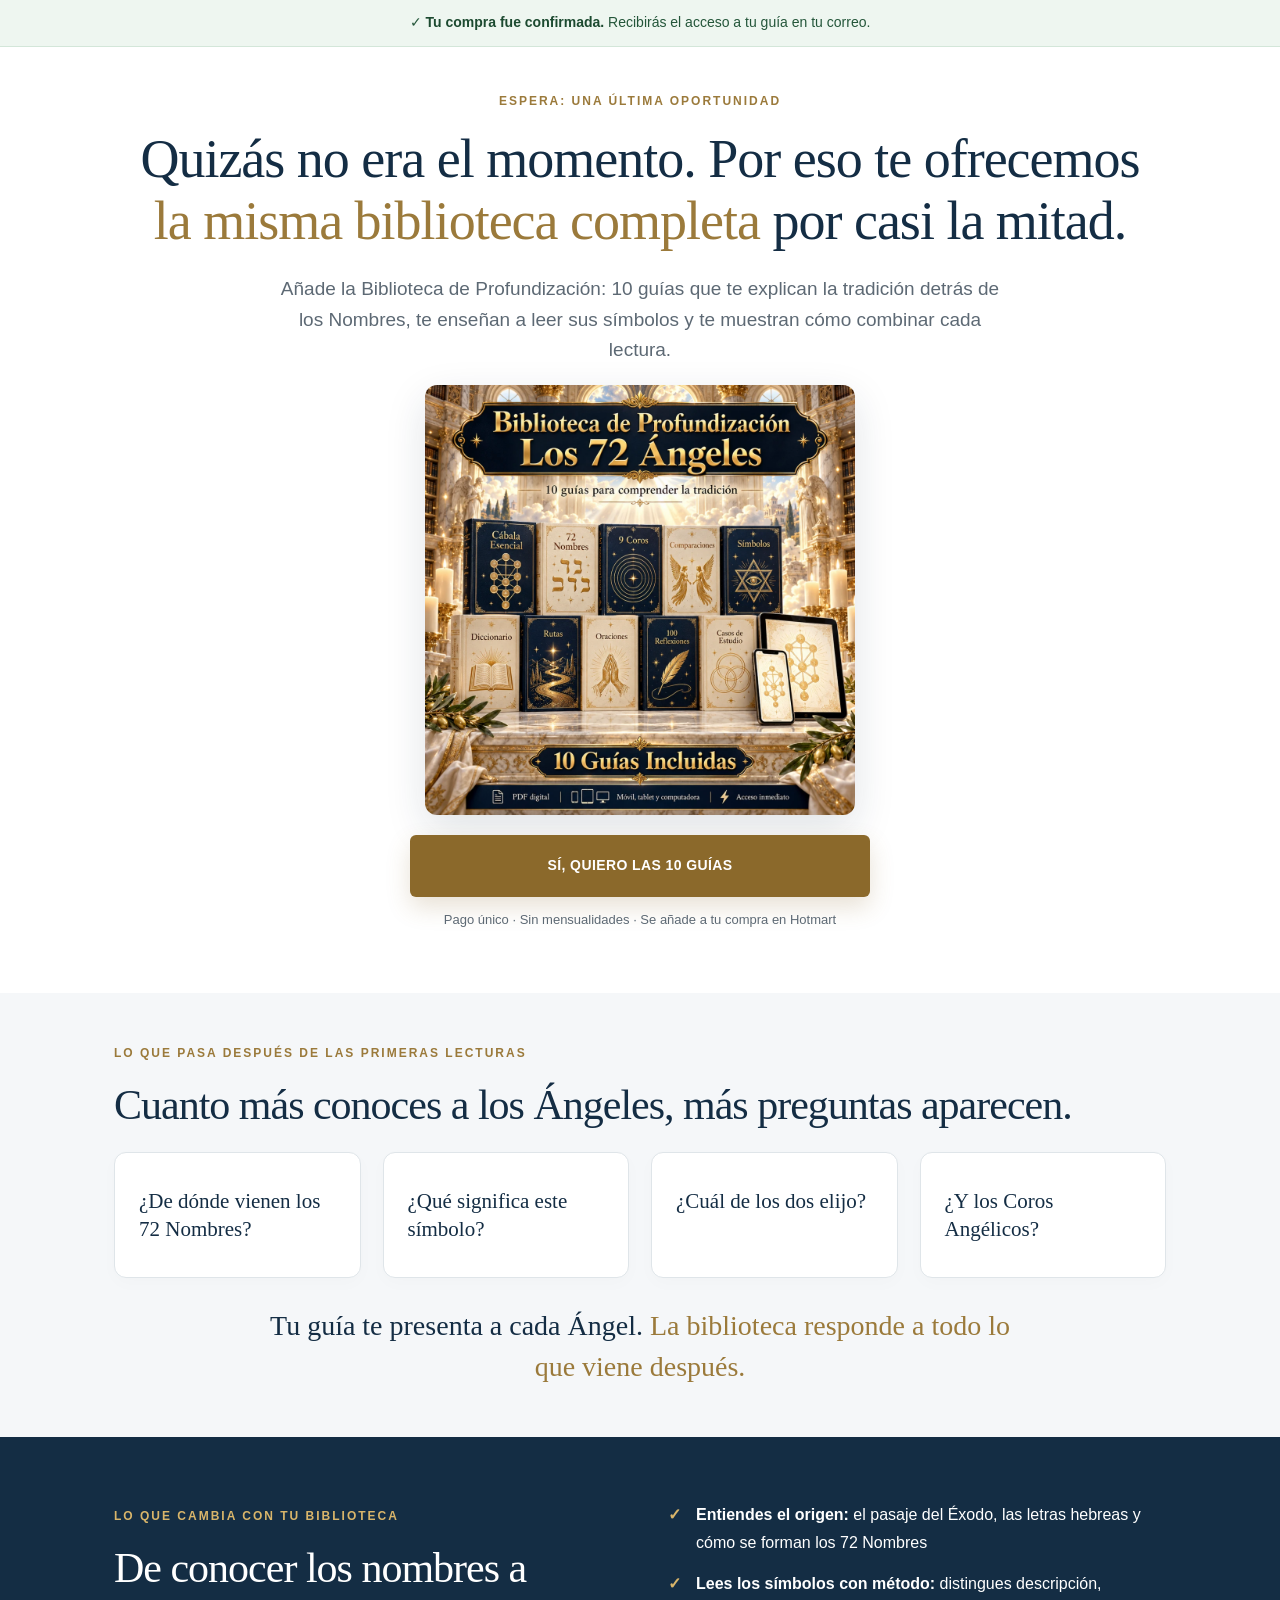
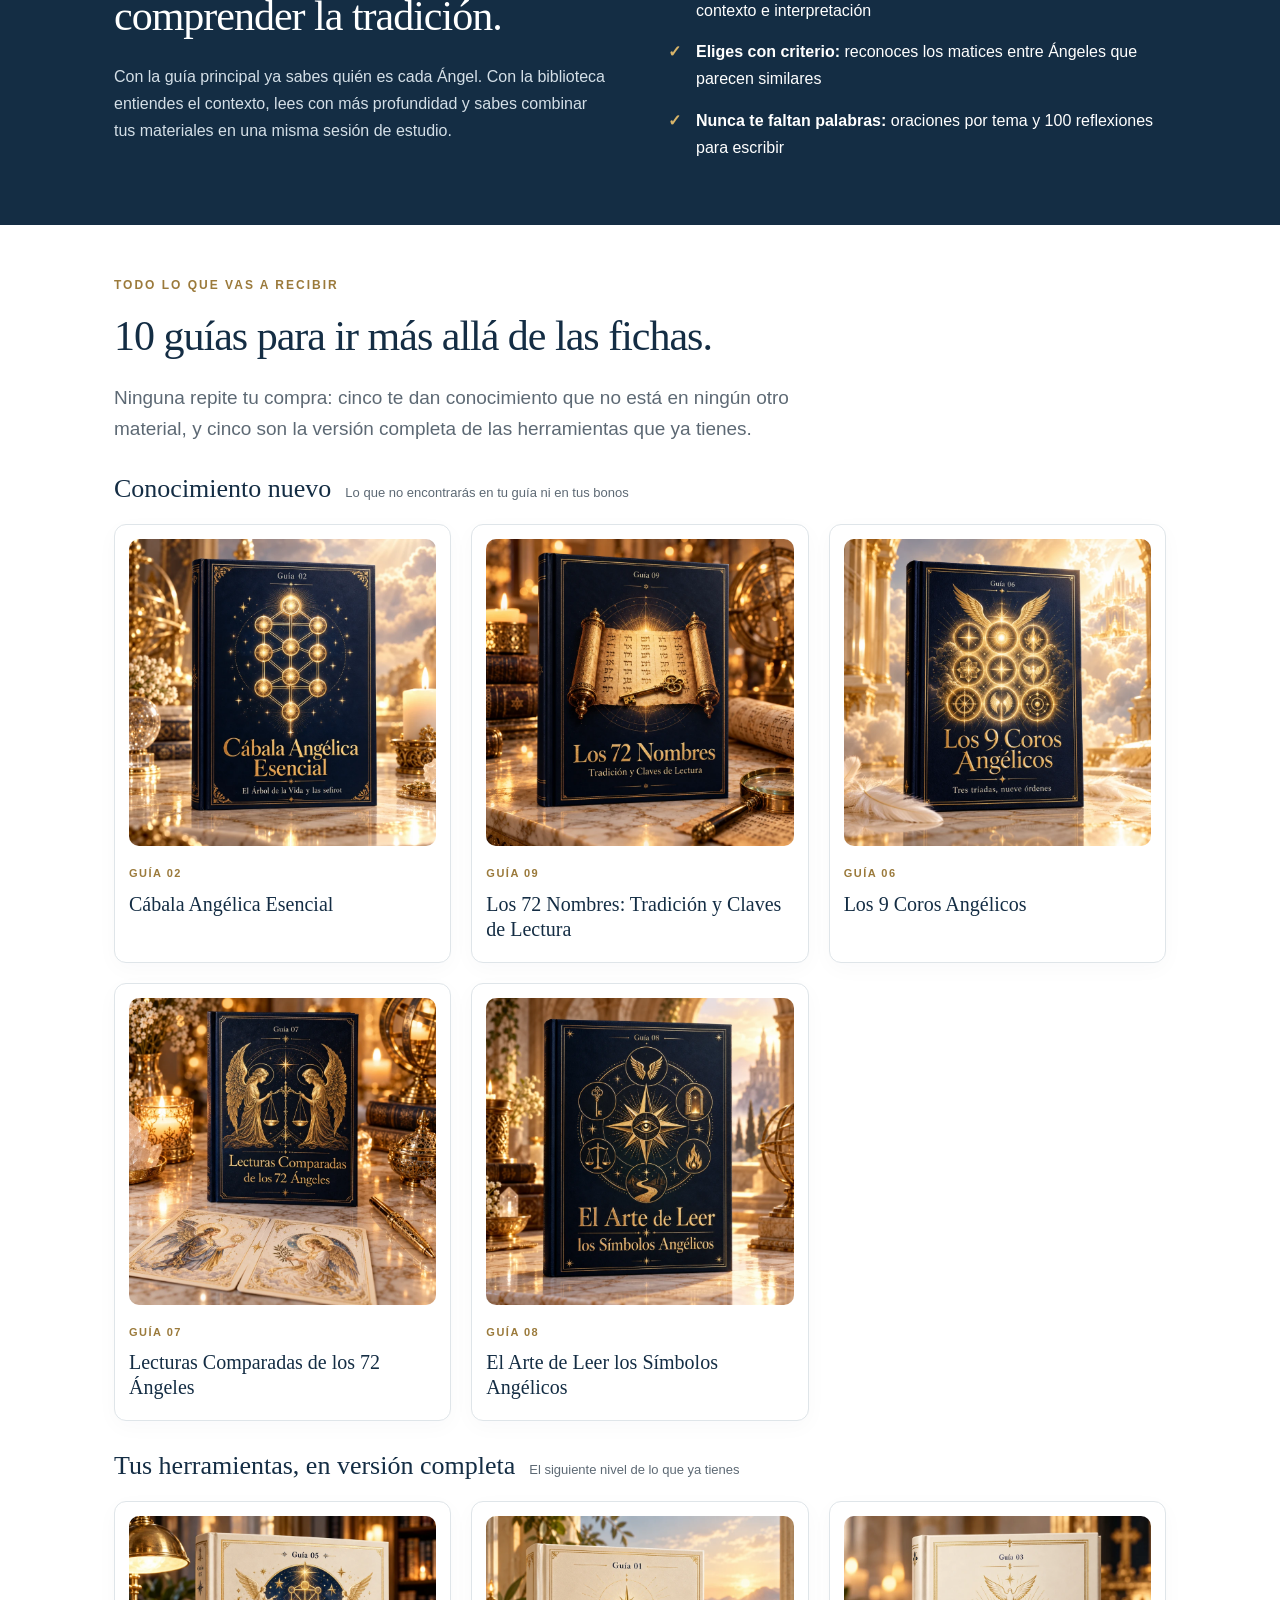
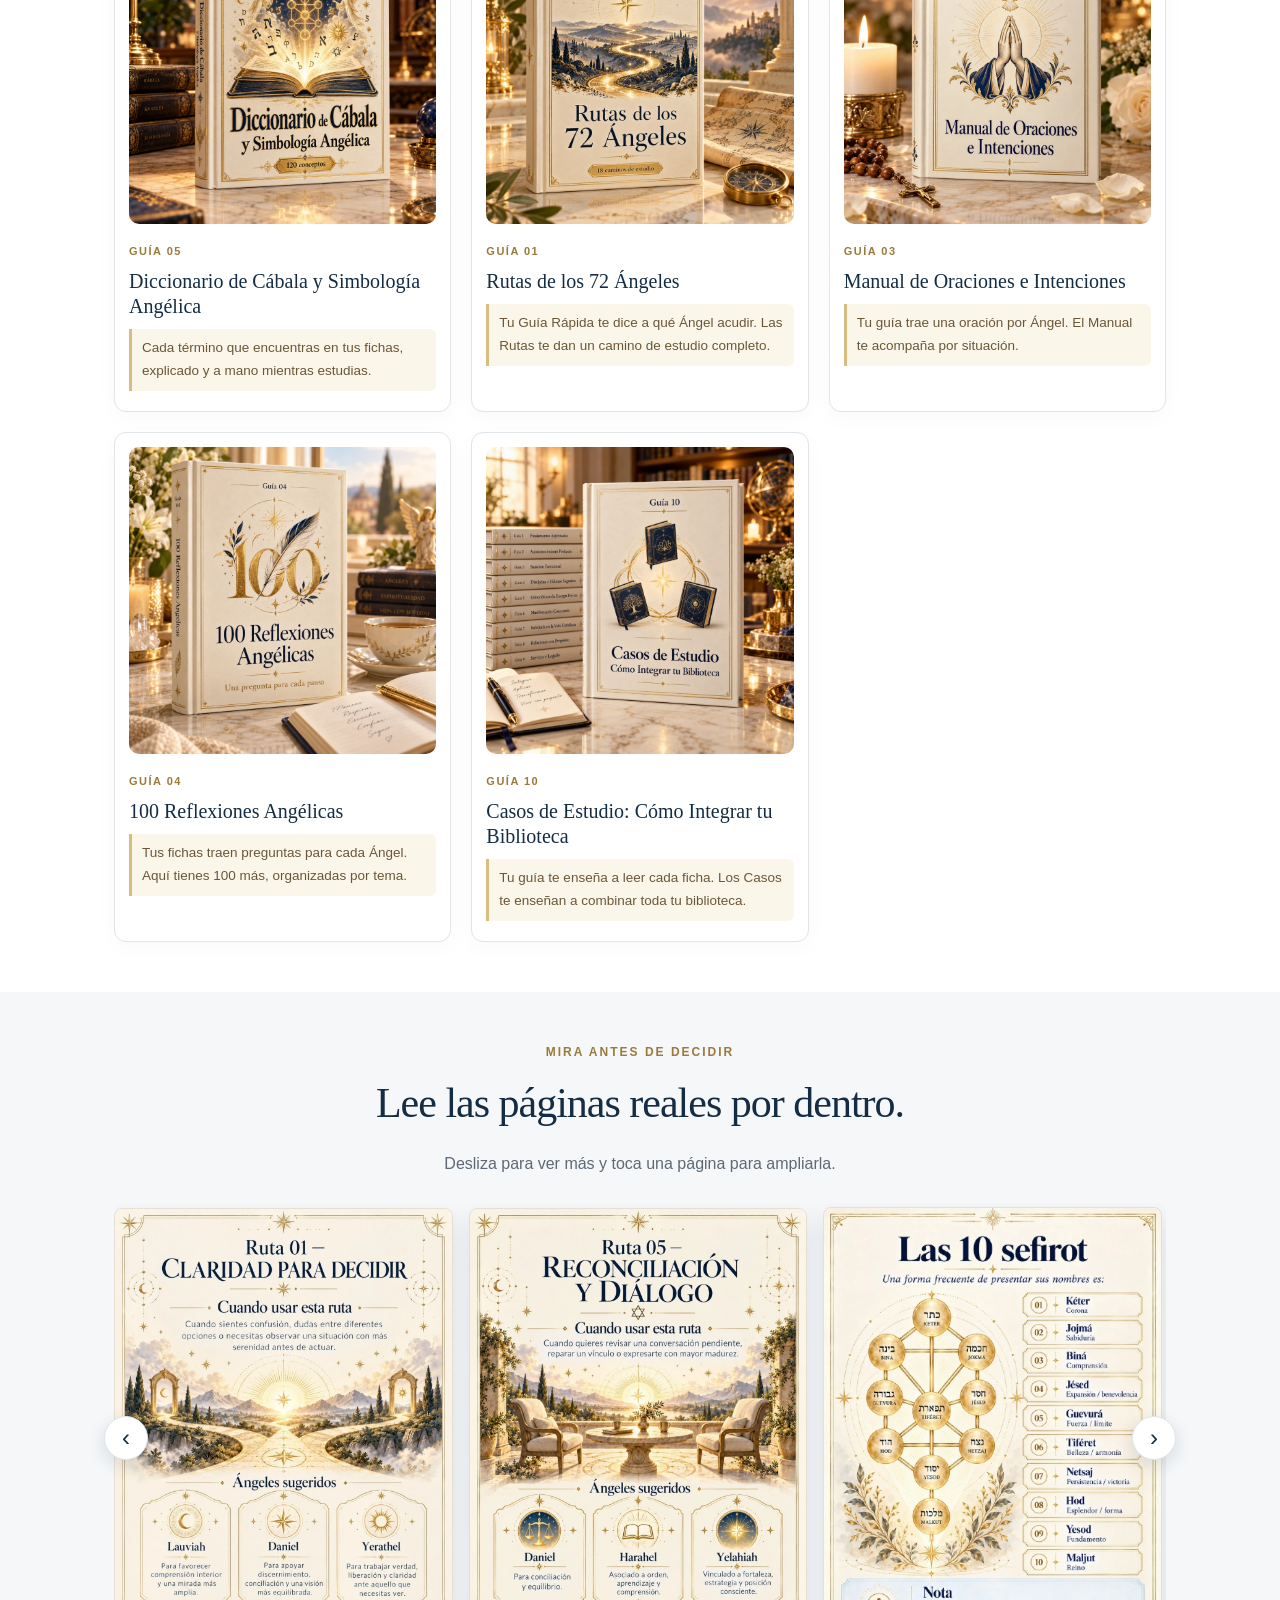
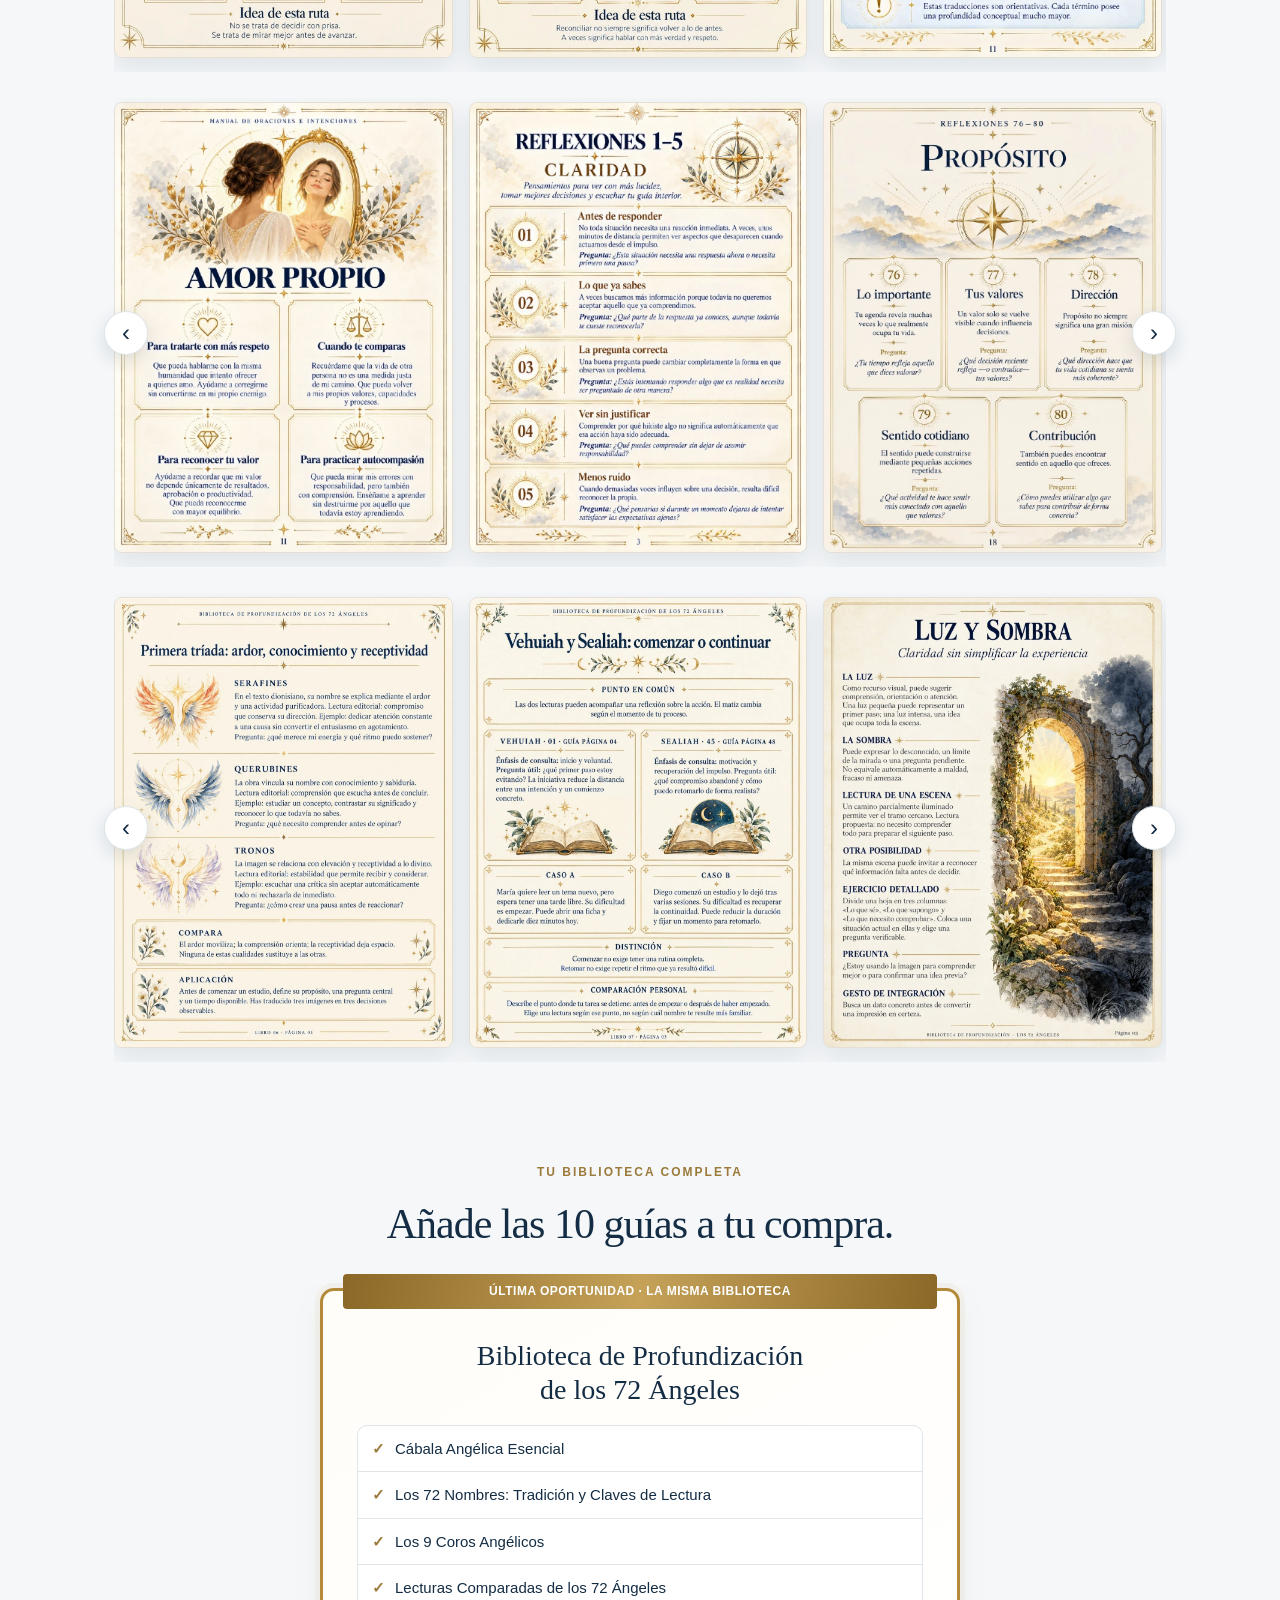
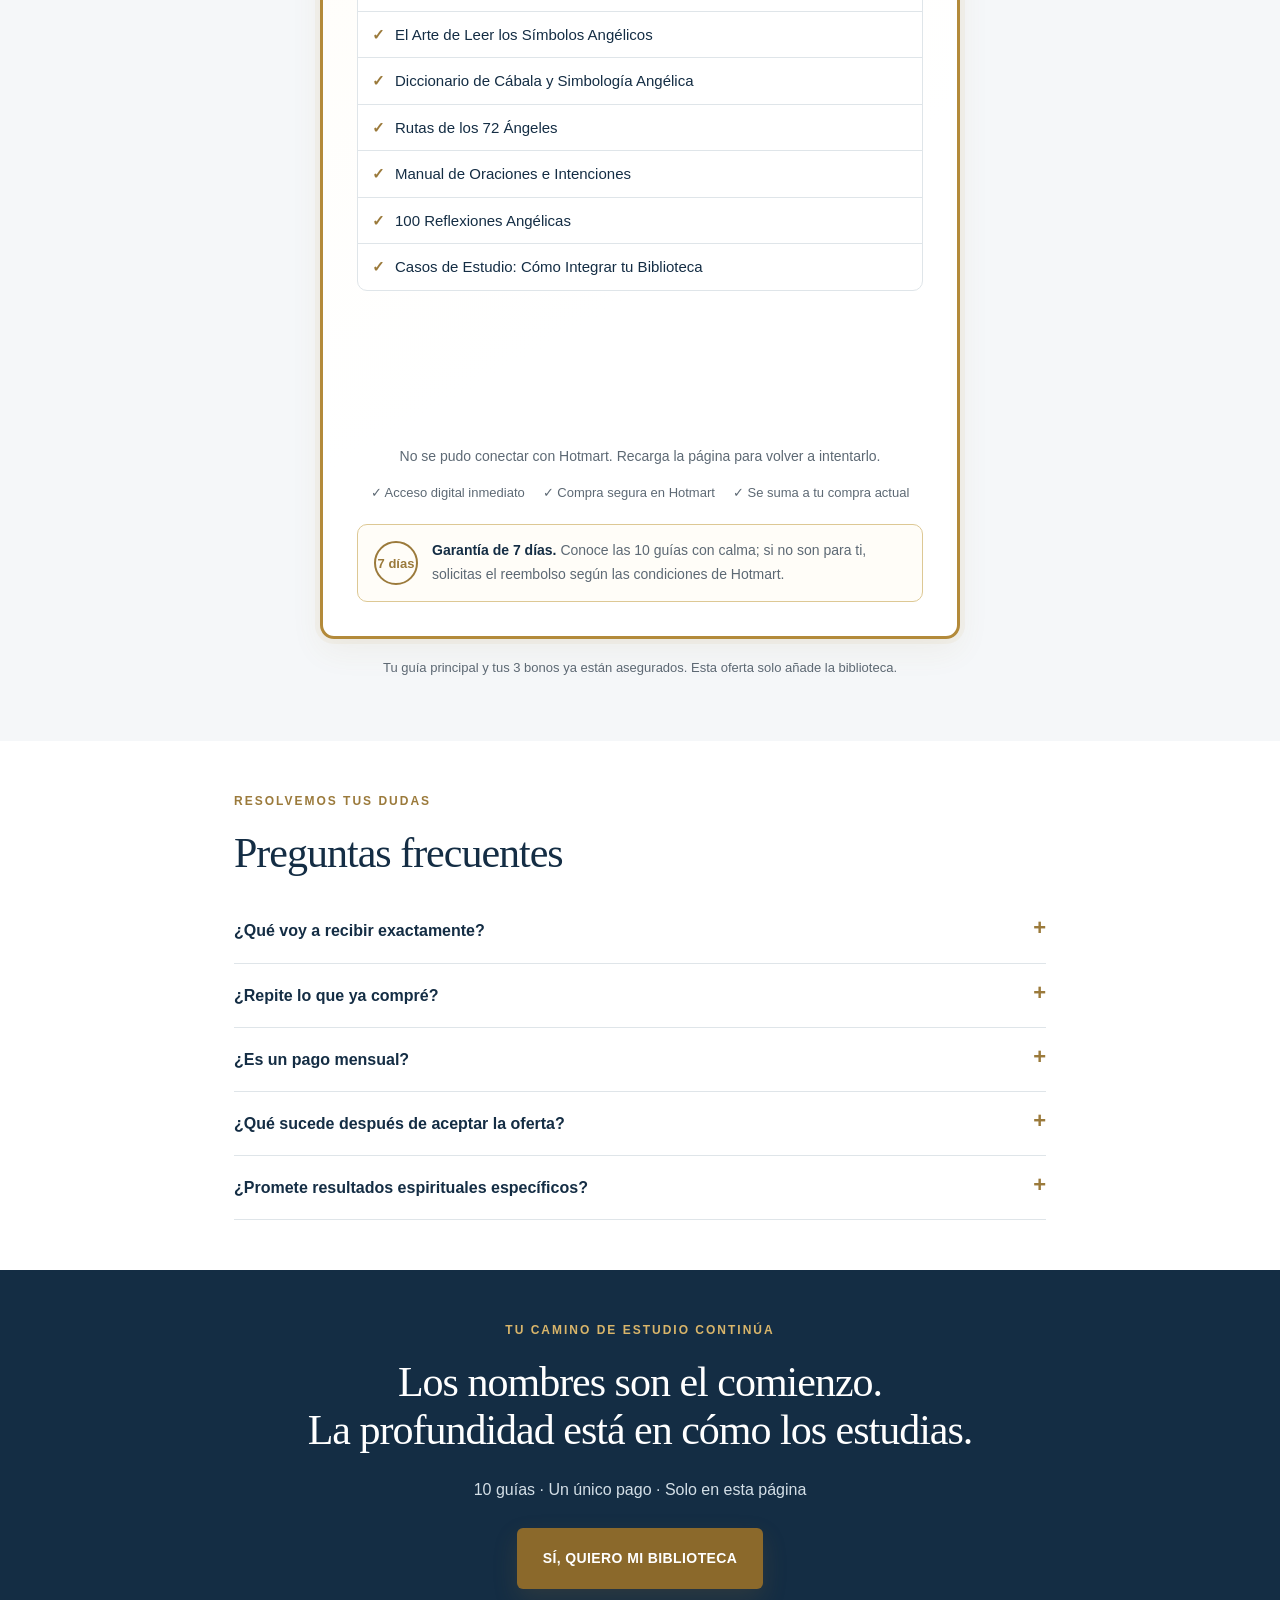
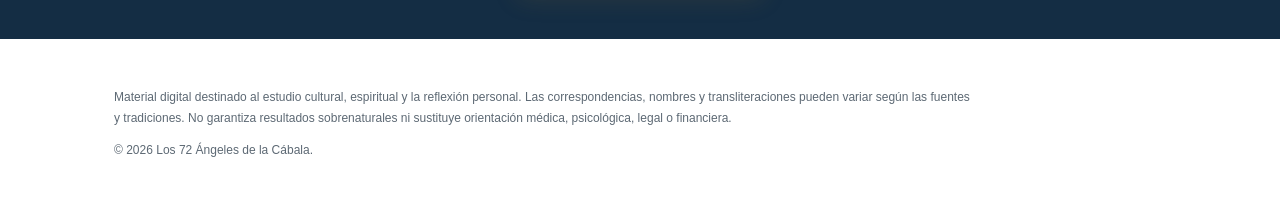
<file: downsell1/index.html>
<!doctype html> <html lang="es"> <head> <meta charset="utf-8"><link rel="preconnect" href="https://connect.facebook.net"><link rel="dns-prefetch" href="https://www.facebook.com"><link rel="preconnect" href="https://cdn.utmify.com.br"> <meta name="viewport" content="width=device-width,initial-scale=1"> <title>Última oportunidad · Biblioteca de Profundización</title> <meta name="description" content="Oferta exclusiva para quienes acaban de adquirir la guía de los 72 Ángeles: 10 guías de profundización."> <meta name="robots" content="noindex"> <link rel="preload" as="image" href="/upsell/assets/mockup.webp" fetchpriority="high"> <script>!function(e,t,n,c,o,a,f){e.fbq||(o=e.fbq=function(){o.callMethod?o.callMethod.apply(o,arguments):o.queue.push(arguments)},e._fbq||(e._fbq=o),o.push=o,o.loaded=!0,o.version="2.0",o.queue=[],(a=t.createElement(n)).async=!0,a.src="https://connect.facebook.net/en_US/fbevents.js",(f=t.getElementsByTagName(n)[0]).parentNode.insertBefore(a,f))}(window,document,"script"),fbq("init","1791405689657118"),fbq("track","PageView")</script> <script src="https://cdn.utmify.com.br/scripts/pixel/pixel.js" async defer="defer"></script> <script src="https://cdn.utmify.com.br/scripts/utms/latest.js" data-utmify-prevent-xcod-sck data-utmify-prevent-subids async defer="defer"></script> <style>:root{--ink:#142d44;--ink-2:#1d3d5a;--muted:#5d6974;--gold:#9b7a3b;--gold-2:#b38a3a;--soft:#f5f7f9;--cream:#fffdf8;--line:#dfe5e9;--ok:#2f7a4f}*{box-sizing:border-box}html{scroll-behavior:smooth;scroll-padding-top:20px}body{margin:0;font:16px/1.7 Arial,sans-serif;color:var(--ink);background:#fff}img{display:block;max-width:100%;height:auto}a{color:inherit;text-decoration:none}button{font:inherit;cursor:pointer}:focus-visible{outline:3px solid var(--gold);outline-offset:4px}.wrap{max-width:1100px;margin:auto;padding:50px 24px}.narrow{max-width:780px}.center{text-align:center;margin-left:auto;margin-right:auto}.eyebrow{font-size:12px;letter-spacing:2px;font-weight:700;color:var(--gold);margin:0 0 18px}h1,h2{font-family:Georgia,serif;font-weight:400;letter-spacing:-1px;line-height:1.14;margin:0 0 22px;text-wrap:balance}h1{font-size:clamp(34px,4.6vw,54px)}h1 em{color:var(--gold);font-style:normal}h2{font-size:clamp(29px,3.4vw,42px)}h3{font-size:19px;line-height:1.35;margin:10px 0}p{color:var(--muted);margin:12px 0}.lead{font-size:19px;line-height:1.6}.soft{background:var(--soft)}.navy{background:var(--ink);color:#fff}.navy p{color:#d4dfe7}.navy h2{color:#fff}.navy .eyebrow{color:#d9b56a}.meta{font-size:13px;color:var(--muted)}.confirm{background:#eef6f0;border-bottom:1px solid #d3e6d9;color:#24563a;text-align:center;font-size:14px;padding:11px 16px}.confirm b{color:#1c4a30}.button{display:inline-block;border:0;border-radius:6px;background:#8b692b;color:#fff;padding:19px 26px;font-size:14px;font-weight:700;letter-spacing:.4px;text-align:center;transition:background .2s,transform .2s;box-shadow:0 10px 24px #8b692b33}.button:hover{background:#735321;transform:translateY(-2px)}.button.wide{width:100%;max-width:460px}.hero{text-align:center;padding-top:44px}.hero .lead{max-width:720px;margin:0 auto 10px}.hero-mockup{width:100%;max-width:430px;margin:20px auto 6px;border-radius:12px;box-shadow:0 14px 40px #142d4422}.anchor{display:flex;justify-content:center;align-items:baseline;gap:12px;flex-wrap:wrap;margin:18px 0 6px}.anchor s{color:#8a8f96;font-size:18px}.anchor strong{font:44px Georgia,serif;color:var(--ink)}.anchor span{font-size:13px;font-weight:700;color:#7a5b22;background:#f8efdc;border:1px solid #ecd9ae;padding:5px 11px;border-radius:40px}.hero .button{margin-top:14px}.grid{display:grid;gap:22px}.four{grid-template-columns:repeat(4,1fr)}.three{grid-template-columns:repeat(3,1fr)}.card{border:1px solid var(--line);border-radius:12px;background:#fff;padding:24px;box-shadow:0 5px 18px #142d4405}.card h3{font-family:Georgia,serif;font-size:21px;font-weight:400}.card p{font-size:15px}.statement{font-family:Georgia,serif;font-size:clamp(22px,2.6vw,28px);line-height:1.45;text-align:center;color:var(--ink);margin:28px auto 0;max-width:760px}.statement em{color:var(--gold);font-style:normal}.change{display:grid;grid-template-columns:1fr 1fr;gap:56px;align-items:center}.checks{list-style:none;padding:0;margin:0}.checks li{position:relative;padding-left:28px;margin:14px 0}.checks li:before{content:'✓';position:absolute;left:0;color:var(--gold);font-weight:700}.navy .checks li:before{color:#d9b56a}.navy .checks b{color:#fff}.group-title{display:flex;align-items:baseline;gap:14px;flex-wrap:wrap;margin:30px 0 4px}.group-title h3{font:26px Georgia,serif;margin:0}.group-title span{font-size:13px;color:var(--muted)}.guides{display:grid;grid-template-columns:repeat(2,1fr);gap:20px;margin-top:20px}.guide{display:grid;grid-template-columns:110px 1fr;gap:20px;border:1px solid var(--line);border-radius:12px;background:#fff;padding:18px;box-shadow:0 6px 22px #142d4407}.guide img{width:110px;aspect-ratio:3/4;object-fit:cover;border-radius:8px;background:var(--soft)}.guide small{font-size:11px;letter-spacing:1.5px;font-weight:700;color:var(--gold)}.guide h4{font:20px/1.25 Georgia,serif;margin:6px 0 6px}.guide p{font-size:14.5px;margin:6px 0}.guide ul{margin:8px 0 0;padding-left:18px;font-size:14px;color:var(--muted)}.guide li{margin:3px 0}.diff{margin-top:10px!important;font-size:13.5px!important;color:#6a5738!important;background:#fbf6ea;border-left:3px solid #d8bd80;padding:8px 10px;border-radius:0 6px 6px 0}.filter{display:flex;gap:8px;flex-wrap:wrap;justify-content:center;margin:26px 0 8px}.filter button{border:1px solid var(--line);background:#fff;color:var(--ink);padding:8px 14px;border-radius:40px;font-size:14px}.filter button.active{background:var(--ink);color:#fff;border-color:var(--ink)}.samples{display:grid;grid-template-columns:repeat(5,1fr);gap:16px;margin-top:22px}.sample{background:0 0;border:0;padding:0;text-align:left;color:var(--ink)}.sample img{width:100%;aspect-ratio:3/4;object-fit:cover;border:1px solid #e5e0d6;border-radius:6px;background:#fafafa;transition:transform .2s}.sample:hover img{transform:translateY(-4px)}.sample small{display:block;margin-top:9px;font-size:11px;color:var(--gold);letter-spacing:.5px}.sample b{display:block;font-size:14px;line-height:1.35;margin-top:2px}dialog{border:0;border-radius:10px;padding:46px 14px 14px;max-width:min(94vw,760px);width:100%;max-height:94vh;overflow:auto;color:var(--ink)}dialog::backdrop{background:#071d30d9}dialog img{width:100%;height:auto;border-radius:6px;background:var(--soft)}.modal-head{position:absolute;top:10px;left:16px;right:52px;font-size:13px;color:var(--muted);white-space:nowrap;overflow:hidden;text-overflow:ellipsis}.close{position:absolute;right:8px;top:4px;background:0 0;border:0;font-size:30px;line-height:1;color:var(--ink);padding:4px 8px}.modal-nav{display:flex;justify-content:space-between;align-items:center;margin-top:12px;font-size:14px;color:var(--muted)}.modal-nav button{border:1px solid var(--line);background:#fff;border-radius:40px;padding:8px 16px;color:var(--ink)}.step .num{display:inline-flex;width:40px;height:40px;border-radius:50%;align-items:center;justify-content:center;background:var(--ink);color:#fff;font:20px Georgia,serif}.offer{max-width:640px;margin:40px auto 0;border:3px solid var(--gold-2);border-radius:14px;background:linear-gradient(150deg,var(--cream),#fff 60%);padding:44px 34px 34px;position:relative;box-shadow:0 0 0 5px #caa65714,0 12px 32px #93702b12}.ribbon{position:absolute;top:-17px;left:20px;right:20px;background:linear-gradient(100deg,#8c6828,#c5a258,#8c6828);color:#fff;padding:7px 12px;border-radius:4px;font-size:12px;letter-spacing:.5px;text-align:center;font-weight:700}.offer h3{font:28px/1.2 Georgia,serif;text-align:center;margin:4px 0 18px}.stack{list-style:none;padding:0;margin:0 0 20px;border:1px solid var(--line);border-radius:10px;background:#fff}.stack li{padding:10px 14px;border-bottom:1px solid var(--line);font-size:15px;display:flex;gap:10px}.stack li:last-child{border-bottom:0}.stack li:before{content:'✓';color:var(--gold);font-weight:700}.price-box{text-align:center}.price-box s{color:#8a8f96;font-size:17px}.price-box .price{font:62px/1.1 Georgia,serif;color:var(--ink);margin:4px 0}.price-box .price small{font-size:24px;vertical-align:24px;margin-right:2px}.price-box .tag{display:inline-block;font-size:13px;font-weight:700;color:#7a5b22;background:#f8efdc;border:1px solid #ecd9ae;padding:5px 12px;border-radius:40px}#hotmart-sales-funnel{margin:22px 0 6px;min-height:120px}.widget-status{text-align:center;font-size:14px;color:var(--muted)}.trust{display:flex;justify-content:center;gap:8px 18px;flex-wrap:wrap;font-size:13px;color:var(--muted);margin-top:14px}.guarantee{display:flex;gap:14px;align-items:center;margin-top:20px;padding:14px 16px;border:1px solid #ddc894;border-radius:10px;background:#fffdf8;font-size:14px;color:var(--muted)}.guarantee .seal{flex:none;width:44px;height:44px;border-radius:50%;border:2px solid var(--gold);color:var(--gold);display:flex;align-items:center;justify-content:center;font:700 13px Arial}.guarantee strong{color:var(--ink)}.faq{max-width:860px}details{border-bottom:1px solid var(--line);padding:18px 0}summary{cursor:pointer;font-weight:600;list-style:none;display:flex;justify-content:space-between;gap:20px}summary::-webkit-details-marker{display:none}summary:after{content:'+';color:var(--gold);font-size:22px;line-height:1}details[open] summary:after{content:'−'}details p{padding-right:30px}.closing{text-align:center}.closing h2{max-width:760px;margin-left:auto;margin-right:auto}footer{max-width:1100px;margin:auto;padding:36px 24px 44px;font-size:12px;color:var(--muted)}footer p{font-size:12px;max-width:860px}@media(min-width:1000px){.guides{grid-template-columns:repeat(3,1fr)}.guide{grid-template-columns:90px 1fr;gap:14px}.guide img{width:90px}}@media(max-width:900px){.four{grid-template-columns:repeat(2,1fr)}.samples{grid-template-columns:repeat(3,1fr)}.change{grid-template-columns:1fr;gap:28px}.guides{grid-template-columns:1fr}}@media(max-width:650px){.wrap{padding:38px 20px}.hero{padding-top:30px}h1{font-size:33px;line-height:1.18}h2{font-size:28px}.lead{font-size:17px}.eyebrow{font-size:11px;letter-spacing:1.5px}.four,.three{grid-template-columns:1fr}.samples{grid-template-columns:repeat(2,1fr);gap:12px}.guide{grid-template-columns:96px 1fr;gap:14px;padding:14px}.guide img{width:96px}.offer{padding:40px 18px 24px}.button{width:100%}.anchor strong{font-size:38px}}.guide{display:flex!important;flex-direction:column;gap:12px!important;padding:14px!important}.guide img{width:100%!important;height:auto;aspect-ratio:1/1;object-fit:cover;border-radius:10px}@media(min-width:1000px){.guides{grid-template-columns:repeat(3,1fr)!important}}@media(max-width:650px){.guides{grid-template-columns:1fr!important}}.carousel{position:relative;margin-top:26px}.track{display:flex;gap:16px;overflow-x:auto;scroll-snap-type:x mandatory;padding:4px 2px 14px;scrollbar-width:none}.track::-webkit-scrollbar{display:none}.slide{flex:0 0 calc((100% - 32px)/ 3);scroll-snap-align:start;background:0 0;border:0;padding:0;cursor:zoom-in}.slide img{width:100%;height:auto;border-radius:8px;border:1px solid #e5e0d6;box-shadow:0 10px 26px #142d4418;background:#fafafa}.cnav{position:absolute;top:50%;transform:translateY(-50%);width:44px;height:44px;border-radius:50%;border:1px solid var(--line);background:#fff;color:var(--ink);font-size:24px;line-height:1;box-shadow:0 6px 18px #142d4422;z-index:2}.cnav.prev{left:-10px}.cnav.next{right:-10px}@media(max-width:900px){.slide{flex-basis:70%}}@media(max-width:650px){.slide{flex-basis:86%}.cnav{width:38px;height:38px;font-size:20px}.cnav.prev{left:-4px}.cnav.next{right:-4px}}@media(prefers-reduced-motion:reduce){html{scroll-behavior:auto}*{transition:none!important}}</style> </head> <body> <noscript><img height="1" width="1" style="display:none" alt="" src="https://www.facebook.com/tr?id=1791405689657118&ev=PageView&noscript=1"></noscript> <div class="confirm">✓ <b>Tu compra fue confirmada.</b> Recibirás el acceso a tu guía en tu correo.</div> <main> <section class="wrap hero"> <p class="eyebrow">ESPERA: UNA ÚLTIMA OPORTUNIDAD</p> <h1>Quizás no era el momento. Por eso te ofrecemos <em>la misma biblioteca completa</em> por casi la mitad.</h1> <p class="lead">Añade la Biblioteca de Profundización: 10 guías que te explican la tradición detrás de los Nombres, te enseñan a leer sus símbolos y te muestran cómo combinar cada lectura.</p> <img class="hero-mockup" src="/upsell/assets/mockup.webp" alt="Biblioteca de Profundización con diez guías digitales" fetchpriority="high"> <a class="button wide" href="#oferta">SÍ, QUIERO LAS 10 GUÍAS</a> <p class="meta">Pago único · Sin mensualidades · Se añade a tu compra en Hotmart</p> </section> <section class="soft"><div class="wrap"> <p class="eyebrow">LO QUE PASA DESPUÉS DE LAS PRIMERAS LECTURAS</p> <h2>Cuanto más conoces a los Ángeles, más preguntas aparecen.</h2> <div class="grid four"> <article class="card"><h3>¿De dónde vienen los 72 Nombres?</h3></article> <article class="card"><h3>¿Qué significa este símbolo?</h3></article> <article class="card"><h3>¿Cuál de los dos elijo?</h3></article> <article class="card"><h3>¿Y los Coros Angélicos?</h3></article> </div> <p class="statement">Tu guía te presenta a cada Ángel. <em>La biblioteca responde a todo lo que viene después.</em></p> </div></section> <section class="navy"><div class="wrap change"> <div> <p class="eyebrow">LO QUE CAMBIA CON TU BIBLIOTECA</p> <h2>De conocer los nombres a comprender la tradición.</h2> <p>Con la guía principal ya sabes quién es cada Ángel. Con la biblioteca entiendes el contexto, lees con más profundidad y sabes combinar tus materiales en una misma sesión de estudio.</p> </div> <ul class="checks"> <li><b>Entiendes el origen:</b> el pasaje del Éxodo, las letras hebreas y cómo se forman los 72 Nombres</li> <li><b>Lees los símbolos con método:</b> distingues descripción, contexto e interpretación</li> <li><b>Eliges con criterio:</b> reconoces los matices entre Ángeles que parecen similares</li> <li><b>Nunca te faltan palabras:</b> oraciones por tema y 100 reflexiones para escribir</li> </ul> </div></section> <section class="wrap" id="coleccion"> <p class="eyebrow">TODO LO QUE VAS A RECIBIR</p> <h2>10 guías para ir más allá de las fichas.</h2> <p class="lead" style="max-width:740px">Ninguna repite tu compra: cinco te dan conocimiento que no está en ningún otro material, y cinco son la versión completa de las herramientas que ya tienes.</p> <div class="group-title"><h3>Conocimiento nuevo</h3><span>Lo que no encontrarás en tu guía ni en tus bonos</span></div> <div class="guides"> <article class="guide"><img src="/upsell/assets/guia-02.webp" width="900" height="900" loading="lazy" alt="Portada de Cábala Angélica Esencial"><div><small>GUÍA 02</small><h4>Cábala Angélica Esencial</h4></div></article> <article class="guide"><img src="/upsell/assets/guia-09.webp" width="900" height="900" loading="lazy" alt="Portada de Los 72 Nombres: Tradición y Claves de Lectura"><div><small>GUÍA 09</small><h4>Los 72 Nombres: Tradición y Claves de Lectura</h4></div></article> <article class="guide"><img src="/upsell/assets/guia-06.webp" width="900" height="900" loading="lazy" alt="Portada de Los 9 Coros Angélicos"><div><small>GUÍA 06</small><h4>Los 9 Coros Angélicos</h4></div></article> <article class="guide"><img src="/upsell/assets/guia-07.webp" width="900" height="900" loading="lazy" alt="Portada de Lecturas Comparadas de los 72 Ángeles"><div><small>GUÍA 07</small><h4>Lecturas Comparadas de los 72 Ángeles</h4></div></article> <article class="guide"><img src="/upsell/assets/guia-08.webp" width="900" height="900" loading="lazy" alt="Portada de El Arte de Leer los Símbolos Angélicos"><div><small>GUÍA 08</small><h4>El Arte de Leer los Símbolos Angélicos</h4></div></article> </div> <div class="group-title"><h3>Tus herramientas, en versión completa</h3><span>El siguiente nivel de lo que ya tienes</span></div> <div class="guides"> <article class="guide"><img src="/upsell/assets/guia-05.webp" width="900" height="900" loading="lazy" alt="Portada de Diccionario de Cábala y Simbología Angélica"><div><small>GUÍA 05</small><h4>Diccionario de Cábala y Simbología Angélica</h4><p class="diff">Cada término que encuentras en tus fichas, explicado y a mano mientras estudias.</p></div></article> <article class="guide"><img src="/upsell/assets/guia-01.webp" width="900" height="900" loading="lazy" alt="Portada de Rutas de los 72 Ángeles"><div><small>GUÍA 01</small><h4>Rutas de los 72 Ángeles</h4><p class="diff">Tu Guía Rápida te dice a qué Ángel acudir. Las Rutas te dan un camino de estudio completo.</p></div></article> <article class="guide"><img src="/upsell/assets/guia-03.webp" width="900" height="900" loading="lazy" alt="Portada de Manual de Oraciones e Intenciones"><div><small>GUÍA 03</small><h4>Manual de Oraciones e Intenciones</h4><p class="diff">Tu guía trae una oración por Ángel. El Manual te acompaña por situación.</p></div></article> <article class="guide"><img src="/upsell/assets/guia-04.webp" width="900" height="900" loading="lazy" alt="Portada de 100 Reflexiones Angélicas"><div><small>GUÍA 04</small><h4>100 Reflexiones Angélicas</h4><p class="diff">Tus fichas traen preguntas para cada Ángel. Aquí tienes 100 más, organizadas por tema.</p></div></article> <article class="guide"><img src="/upsell/assets/guia-10.webp" width="900" height="900" loading="lazy" alt="Portada de Casos de Estudio: Cómo Integrar tu Biblioteca"><div><small>GUÍA 10</small><h4>Casos de Estudio: Cómo Integrar tu Biblioteca</h4><p class="diff">Tu guía te enseña a leer cada ficha. Los Casos te enseñan a combinar toda tu biblioteca.</p></div></article> </div> </section> <section class="soft" id="muestras"><div class="wrap"> <p class="eyebrow center" style="text-align:center">MIRA ANTES DE DECIDIR</p> <h2 class="center" style="text-align:center">Lee las páginas reales por dentro.</h2> <p class="center" style="text-align:center;max-width:640px">Desliza para ver más y toca una página para ampliarla.</p> <div id="carousels"></div> </div></section> <section class="soft" id="oferta"><div class="wrap"> <p class="eyebrow center" style="text-align:center">TU BIBLIOTECA COMPLETA</p> <h2 class="center" style="text-align:center">Añade las 10 guías a tu compra.</h2> <div class="offer"> <div class="ribbon">ÚLTIMA OPORTUNIDAD · LA MISMA BIBLIOTECA</div> <h3>Biblioteca de Profundización<br>de los 72 Ángeles</h3> <ul class="stack"> <li>Cábala Angélica Esencial</li> <li>Los 72 Nombres: Tradición y Claves de Lectura</li> <li>Los 9 Coros Angélicos</li> <li>Lecturas Comparadas de los 72 Ángeles</li> <li>El Arte de Leer los Símbolos Angélicos</li> <li>Diccionario de Cábala y Simbología Angélica</li> <li>Rutas de los 72 Ángeles</li> <li>Manual de Oraciones e Intenciones</li> <li>100 Reflexiones Angélicas</li> <li>Casos de Estudio: Cómo Integrar tu Biblioteca</li> </ul> <div id="hotmart-sales-funnel"></div> <p class="widget-status" id="widget-status" role="status">Cargando tu oferta en Hotmart…</p> <div class="trust"><span>✓ Acceso digital inmediato</span><span>✓ Compra segura en Hotmart</span><span>✓ Se suma a tu compra actual</span></div> <div class="guarantee"><span class="seal">7 días</span><div><strong>Garantía de 7 días.</strong> Conoce las 10 guías con calma; si no son para ti, solicitas el reembolso según las condiciones de Hotmart.</div></div> </div> <p class="meta center" style="text-align:center;margin-top:18px">Tu guía principal y tus 3 bonos ya están asegurados. Esta oferta solo añade la biblioteca.</p> </div></section> <section class="wrap faq"> <p class="eyebrow">RESOLVEMOS TUS DUDAS</p> <h2>Preguntas frecuentes</h2> <details><summary>¿Qué voy a recibir exactamente?</summary><p>Las 10 guías digitales en PDF descritas en esta página: Cábala Angélica Esencial, Los 72 Nombres, Los 9 Coros, Lecturas Comparadas, Símbolos, Diccionario, Rutas, Manual de Oraciones, 100 Reflexiones y Casos de Estudio.</p></details> <details><summary>¿Repite lo que ya compré?</summary><p>No. Cinco guías traen temas que no están en tu guía ni en tus bonos, y las otras cinco llevan más lejos lo que ya tienes: por ejemplo, tu guía trae una oración por Ángel y el Manual te acompaña con oraciones por situación.</p></details> <details><summary>¿Es un pago mensual?</summary><p>No. Es un único pago, sin mensualidades.</p></details> <details><summary>¿Qué sucede después de aceptar la oferta?</summary><p>Hotmart la añade a tu compra y te envía las instrucciones de acceso por correo, junto con las de tu guía principal.</p></details> <details><summary>¿Promete resultados espirituales específicos?</summary><p>No. Es un material de estudio y reflexión personal; sus prácticas y lecturas simbólicas no garantizan acontecimientos ni resultados sobrenaturales.</p></details> </section> <section class="navy closing"><div class="wrap"> <p class="eyebrow">TU CAMINO DE ESTUDIO CONTINÚA</p> <h2>Los nombres son el comienzo.<br>La profundidad está en cómo los estudias.</h2> <p>10 guías · Un único pago · Solo en esta página</p> <a class="button" href="#oferta" style="margin-top:12px">SÍ, QUIERO MI BIBLIOTECA</a> </div></section> </main> <footer> <p>Material digital destinado al estudio cultural, espiritual y la reflexión personal. Las correspondencias, nombres y transliteraciones pueden variar según las fuentes y tradiciones. No garantiza resultados sobrenaturales ni sustituye orientación médica, psicológica, legal o financiera.</p> <p>© 2026 Los 72 Ángeles de la Cábala.</p> </footer> <dialog id="viewer" aria-label="Página ampliada"> <div class="modal-head" id="modal-book"></div> <button class="close" type="button" id="close" aria-label="Cerrar">×</button> <img id="modal-img" alt=""> <div class="modal-nav"><button type="button" id="prev">← Anterior</button><span id="modal-count"></span><button type="button" id="next">Siguiente →</button></div> </dialog> <script>!function(){function e(e){return"/upsell/assets/"+e}for(var t=[[1,5,"Rutas de los 72 Ángeles","Ruta 01: Claridad para decidir"],[1,13,"Rutas de los 72 Ángeles","Ruta 05: Reconciliación y diálogo"],[2,11,"Cábala Angélica Esencial","Las 10 sefirot"],[2,14,"Cábala Angélica Esencial","Jésed y Guevurá"],[3,4,"Manual de Oraciones e Intenciones","Una oración en cinco movimientos"],[3,11,"Manual de Oraciones e Intenciones","Amor propio"],[4,3,"100 Reflexiones Angélicas","Reflexiones 1 a 5: claridad"],[4,18,"100 Reflexiones Angélicas","Propósito"],[5,3,"Diccionario de Cábala","Conceptos de la A"],[5,17,"Diccionario de Cábala","Símbolos de camino"],[6,3,"Los 9 Coros Angélicos","Primera tríada"],[7,3,"Lecturas Comparadas","Vehuiah y Sealiah: comenzar o continuar"],[8,3,"Símbolos Angélicos","Luz y sombra"],[9,2,"Los 72 Nombres","El pasaje de partida"],[10,3,"Casos de Estudio","Caso 1: comenzar sin saturarse"]],n=document.getElementById("carousels"),a=document.getElementById("viewer"),o=0,c=0;c<3;c++){var l=document.createElement("div");l.className="carousel";var i=document.createElement("div");i.className="track",t.slice(5*c,5*c+5).forEach(function(t,n){var a=5*c+n,o=document.createElement("button");o.type="button",o.className="slide",o.setAttribute("aria-label","Ampliar página"),o.innerHTML='<img loading="lazy" width="900" height="1200" alt="Página real de la biblioteca">',o.querySelector("img").src=e("sample-"+t[0]+"-"+t[1]+".webp"),o.onclick=function(){d(a)},i.appendChild(o)});var r=document.createElement("button");r.type="button",r.className="cnav prev",r.setAttribute("aria-label","Anterior"),r.textContent="‹";var s=document.createElement("button");s.type="button",s.className="cnav next",s.setAttribute("aria-label","Siguiente"),s.textContent="›",function(e){r.onclick=function(){e.scrollBy({left:.9*-e.clientWidth,behavior:"smooth"})},s.onclick=function(){e.scrollBy({left:.9*e.clientWidth,behavior:"smooth"})}}(i),l.appendChild(r),l.appendChild(i),l.appendChild(s),n.appendChild(l)}function d(n){o=(n+t.length)%t.length;var c=t[o],l=document.getElementById("modal-img");l.src=e("sample-"+c[0]+"-"+c[1]+".webp"),l.alt="Página real de la biblioteca",document.getElementById("modal-book").textContent="",document.getElementById("modal-count").textContent=o+1+" / "+t.length,a.open||a.showModal(),a.scrollTop=0}document.getElementById("close").onclick=function(){a.close()},document.getElementById("prev").onclick=function(){d(o-1)},document.getElementById("next").onclick=function(){d(o+1)},a.addEventListener("click",function(e){e.target===a&&a.close()}),a.addEventListener("keydown",function(e){"ArrowRight"===e.key&&d(o+1),"ArrowLeft"===e.key&&d(o-1)});var u=document.getElementById("hotmart-sales-funnel"),m=document.getElementById("widget-status"),p=!1;var g=document.createElement("script");g.src="https://checkout.hotmart.com/lib/hotmart-checkout-elements.js",g.async=!0,g.onload=function(){if(!p&&window.checkoutElements)try{window.checkoutElements.init("salesFunnel").mount("#hotmart-sales-funnel"),p=!0}catch(e){m.textContent="No se pudo cargar la oferta. Intenta recargar esta página desde tu compra."}},g.onerror=function(){m.textContent="No se pudo conectar con Hotmart. Recarga la página para volver a intentarlo."},document.body.appendChild(g),new MutationObserver(function(){u.children.length&&(m.hidden=!0)}).observe(u,{childList:!0}),setTimeout(function(){u.children.length||(m.textContent="Esta oferta se activa al llegar desde tu compra en Hotmart. Si ya compraste, vuelve al enlace de continuación de tu compra.")},12e3)}()</script> </body> </html>
</file>
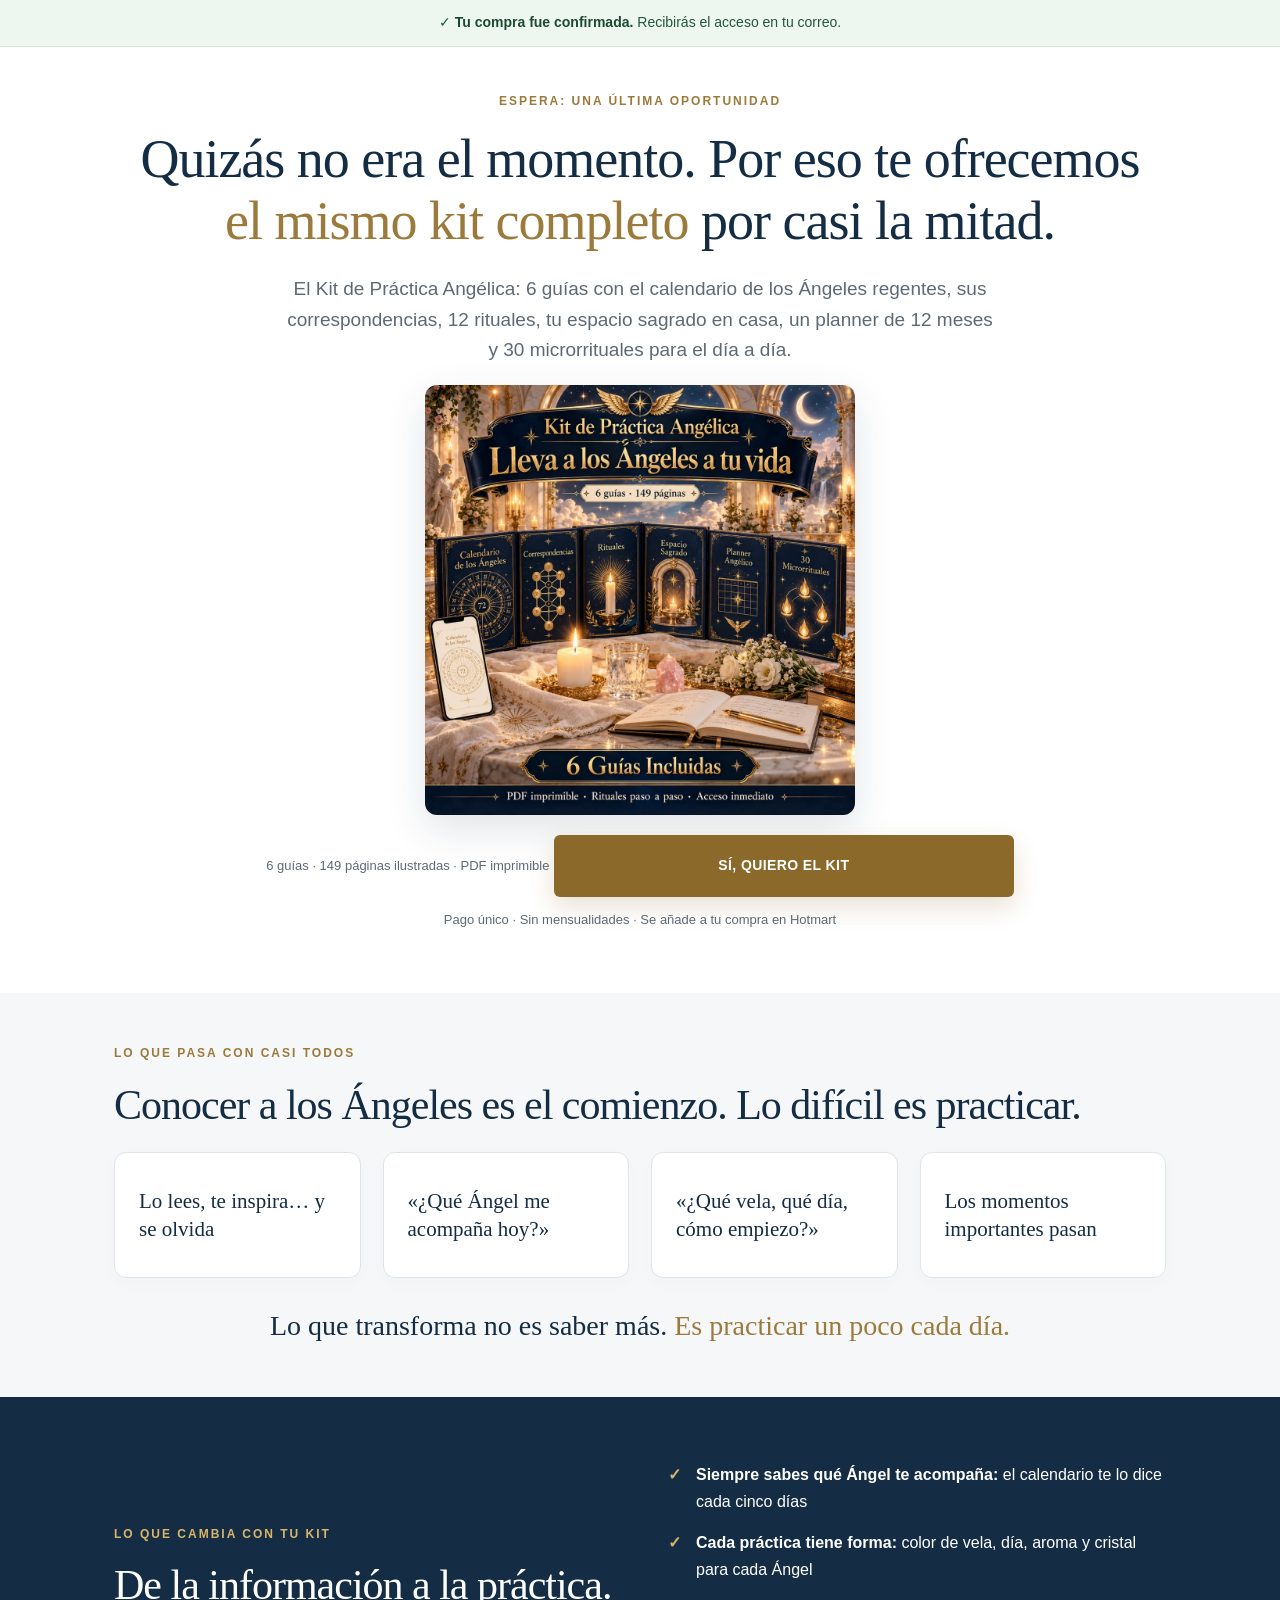
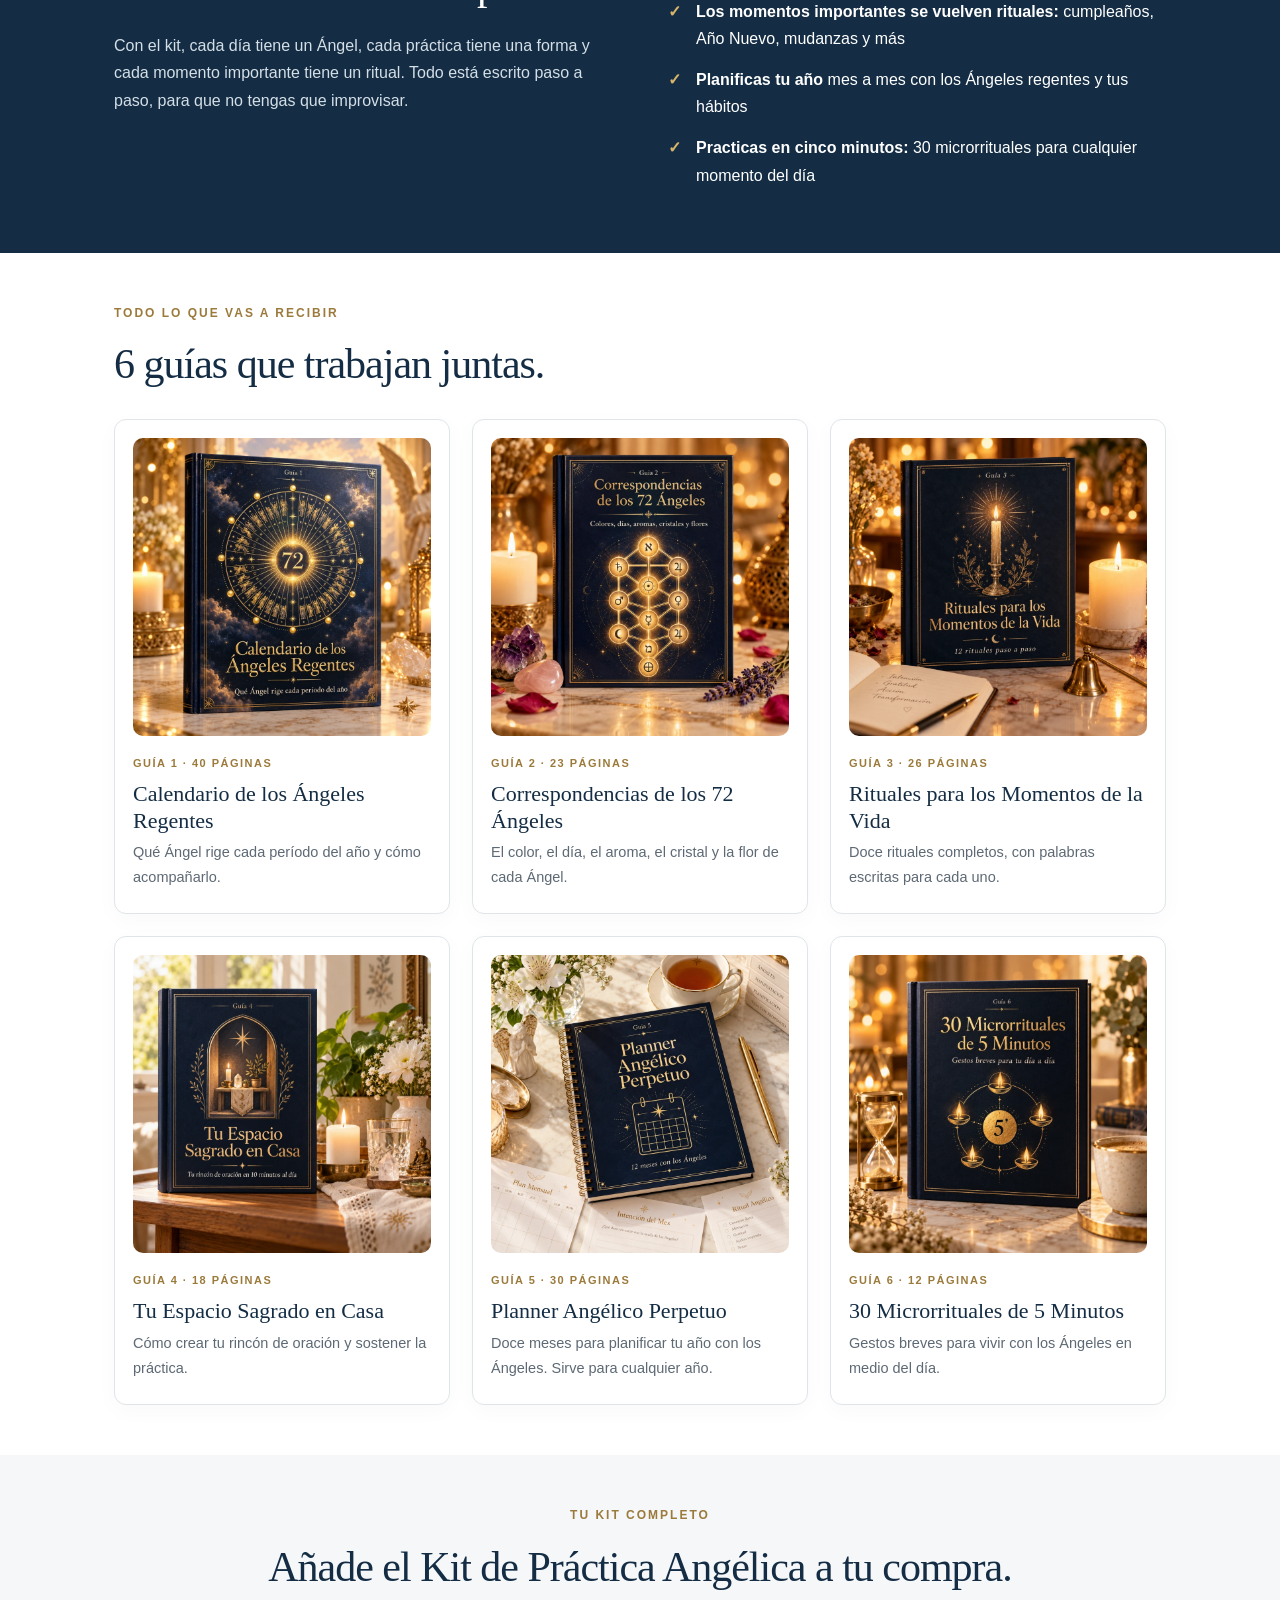
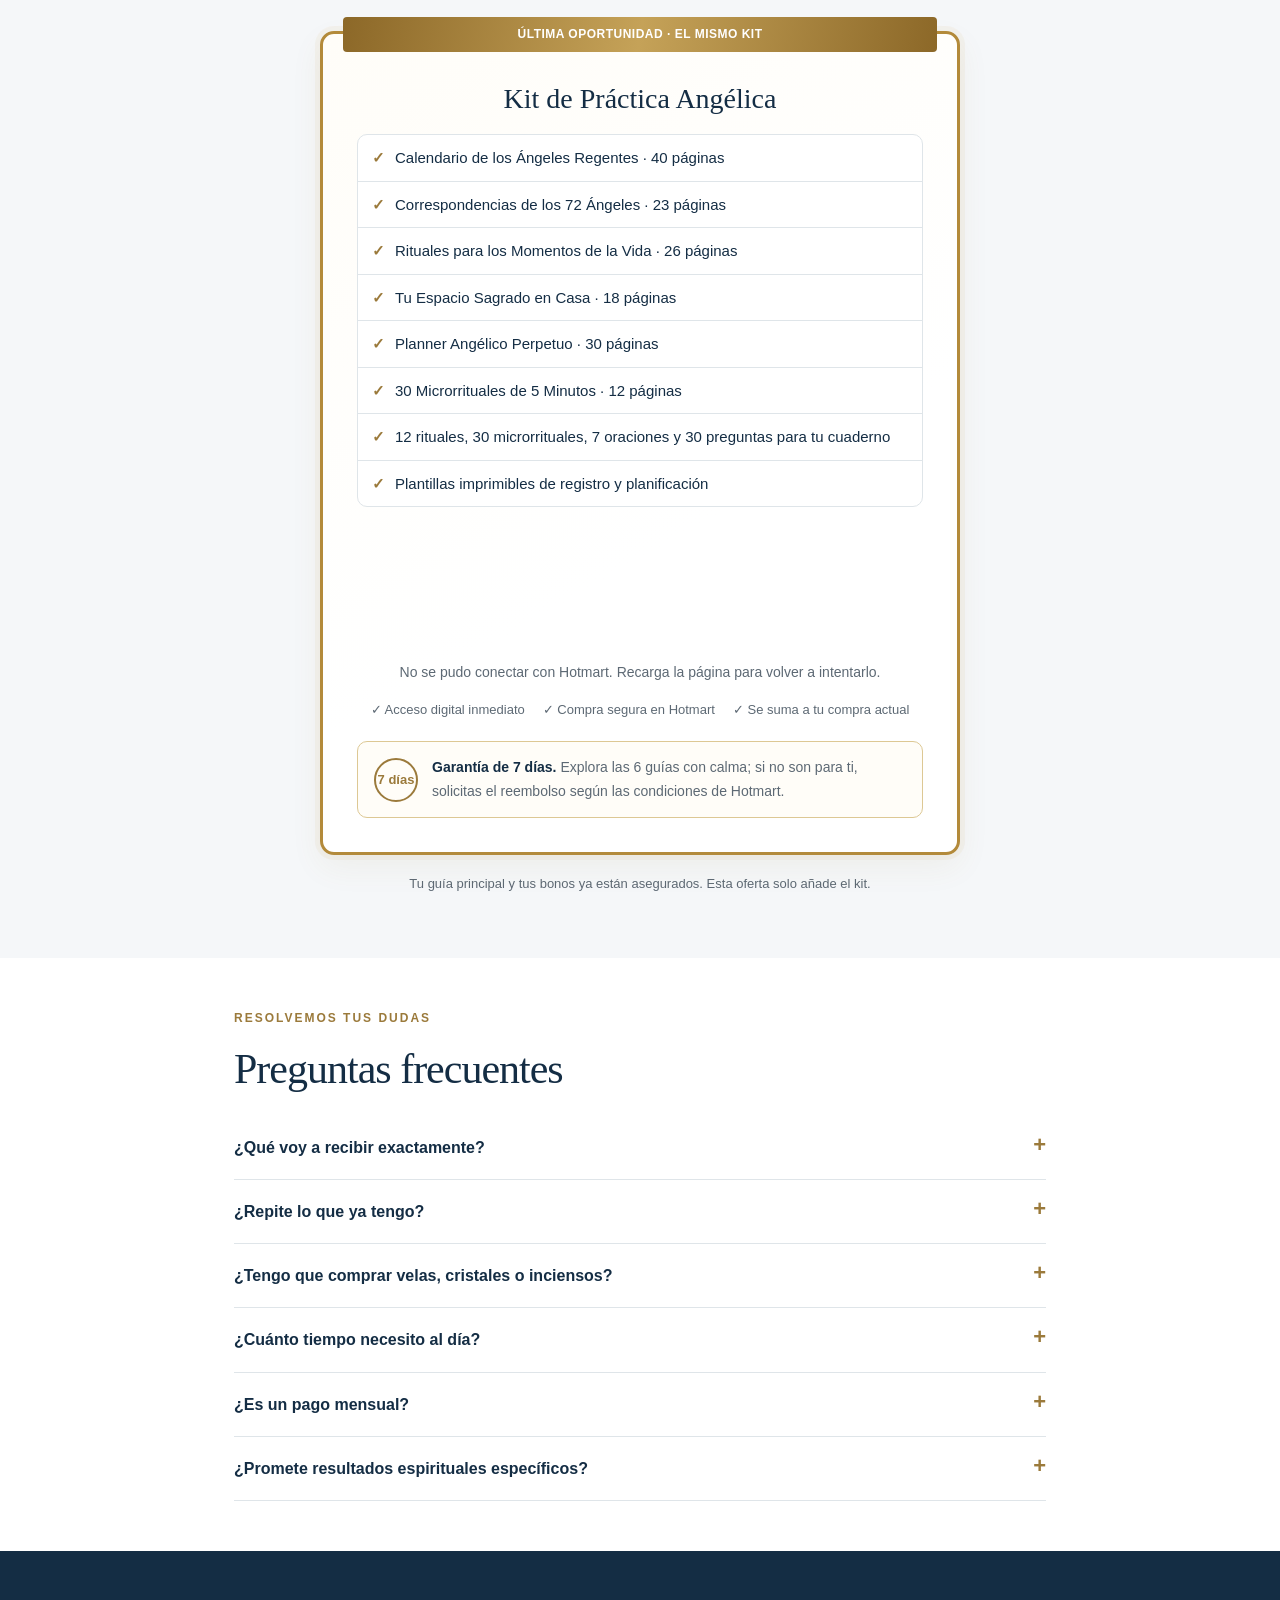
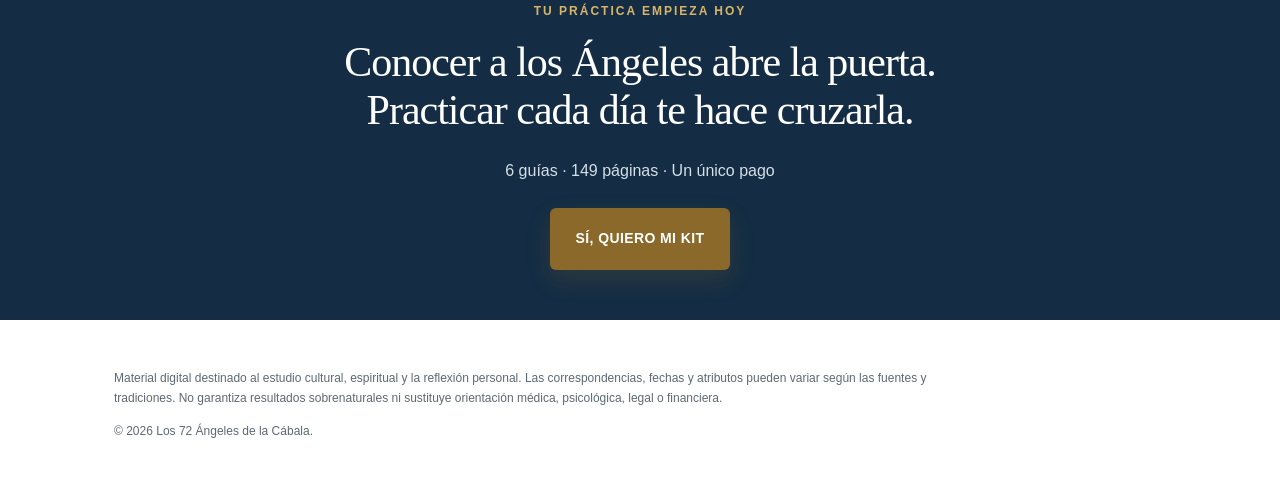
<file: downsell2/index.html>
<!doctype html> <html lang="es"> <head> <meta charset="utf-8"><link rel="preconnect" href="https://connect.facebook.net"><link rel="dns-prefetch" href="https://www.facebook.com"><link rel="preconnect" href="https://cdn.utmify.com.br"> <meta name="viewport" content="width=device-width,initial-scale=1"> <title>Última oportunidad · Kit de Práctica Angélica</title> <meta name="description" content="Oferta exclusiva: Kit de Práctica Angélica con calendario de los Ángeles regentes, correspondencias, rituales, espacio sagrado, planner y microrrituales. 6 guías, 149 páginas."> <meta name="robots" content="noindex"> <link rel="preload" as="image" href="/upsell2/assets/mockup.webp" fetchpriority="high"> <script>!function(e,t,n,c,o,a,f){e.fbq||(o=e.fbq=function(){o.callMethod?o.callMethod.apply(o,arguments):o.queue.push(arguments)},e._fbq||(e._fbq=o),o.push=o,o.loaded=!0,o.version="2.0",o.queue=[],(a=t.createElement(n)).async=!0,a.src="https://connect.facebook.net/en_US/fbevents.js",(f=t.getElementsByTagName(n)[0]).parentNode.insertBefore(a,f))}(window,document,"script"),fbq("init","1791405689657118"),fbq("track","PageView")</script> <script src="https://cdn.utmify.com.br/scripts/pixel/pixel.js" async defer="defer"></script> <script src="https://cdn.utmify.com.br/scripts/utms/latest.js" data-utmify-prevent-xcod-sck data-utmify-prevent-subids async defer="defer"></script> <style>:root{--ink:#142d44;--ink-2:#1d3d5a;--muted:#5d6974;--gold:#9b7a3b;--gold-2:#b38a3a;--soft:#f5f7f9;--cream:#fffdf8;--line:#dfe5e9;--ok:#2f7a4f}*{box-sizing:border-box}html{scroll-behavior:smooth;scroll-padding-top:20px}body{margin:0;font:16px/1.7 Arial,sans-serif;color:var(--ink);background:#fff}img{display:block;max-width:100%;height:auto}a{color:inherit;text-decoration:none}button{font:inherit;cursor:pointer}:focus-visible{outline:3px solid var(--gold);outline-offset:4px}.wrap{max-width:1100px;margin:auto;padding:50px 24px}.narrow{max-width:780px}.center{text-align:center;margin-left:auto;margin-right:auto}.eyebrow{font-size:12px;letter-spacing:2px;font-weight:700;color:var(--gold);margin:0 0 18px}h1,h2{font-family:Georgia,serif;font-weight:400;letter-spacing:-1px;line-height:1.14;margin:0 0 22px;text-wrap:balance}h1{font-size:clamp(34px,4.6vw,54px)}h1 em{color:var(--gold);font-style:normal}h2{font-size:clamp(29px,3.4vw,42px)}h3{font-size:19px;line-height:1.35;margin:10px 0}p{color:var(--muted);margin:12px 0}.lead{font-size:19px;line-height:1.6}.soft{background:var(--soft)}.navy{background:var(--ink);color:#fff}.navy p{color:#d4dfe7}.navy h2{color:#fff}.navy .eyebrow{color:#d9b56a}.meta{font-size:13px;color:var(--muted)}.confirm{background:#eef6f0;border-bottom:1px solid #d3e6d9;color:#24563a;text-align:center;font-size:14px;padding:11px 16px}.confirm b{color:#1c4a30}.button{display:inline-block;border:0;border-radius:6px;background:#8b692b;color:#fff;padding:19px 26px;font-size:14px;font-weight:700;letter-spacing:.4px;text-align:center;transition:background .2s,transform .2s;box-shadow:0 10px 24px #8b692b33}.button:hover{background:#735321;transform:translateY(-2px)}.button.wide{width:100%;max-width:460px}.hero{text-align:center;padding-top:44px}.hero .lead{max-width:720px;margin:0 auto 10px}.hero-mockup{width:100%;max-width:430px;margin:20px auto 6px;border-radius:12px;box-shadow:0 14px 40px #142d4422}.anchor{display:flex;justify-content:center;align-items:baseline;gap:12px;flex-wrap:wrap;margin:18px 0 6px}.anchor s{color:#8a8f96;font-size:18px}.anchor strong{font:44px Georgia,serif;color:var(--ink)}.anchor span{font-size:13px;font-weight:700;color:#7a5b22;background:#f8efdc;border:1px solid #ecd9ae;padding:5px 11px;border-radius:40px}.hero .button{margin-top:14px}.grid{display:grid;gap:22px}.four{grid-template-columns:repeat(4,1fr)}.three{grid-template-columns:repeat(3,1fr)}.card{border:1px solid var(--line);border-radius:12px;background:#fff;padding:24px;box-shadow:0 5px 18px #142d4405}.card h3{font-family:Georgia,serif;font-size:21px;font-weight:400}.card p{font-size:15px}.statement{font-family:Georgia,serif;font-size:clamp(22px,2.6vw,28px);line-height:1.45;text-align:center;color:var(--ink);margin:28px auto 0;max-width:760px}.statement em{color:var(--gold);font-style:normal}.change{display:grid;grid-template-columns:1fr 1fr;gap:56px;align-items:center}.checks{list-style:none;padding:0;margin:0}.checks li{position:relative;padding-left:28px;margin:14px 0}.checks li:before{content:'✓';position:absolute;left:0;color:var(--gold);font-weight:700}.navy .checks li:before{color:#d9b56a}.navy .checks b{color:#fff}.group-title{display:flex;align-items:baseline;gap:14px;flex-wrap:wrap;margin:30px 0 4px}.group-title h3{font:26px Georgia,serif;margin:0}.group-title span{font-size:13px;color:var(--muted)}.guides{display:grid;grid-template-columns:repeat(2,1fr);gap:20px;margin-top:20px}.guide{display:grid;grid-template-columns:110px 1fr;gap:20px;border:1px solid var(--line);border-radius:12px;background:#fff;padding:18px;box-shadow:0 6px 22px #142d4407}.guide img{width:110px;aspect-ratio:3/4;object-fit:cover;border-radius:8px;background:var(--soft)}.guide small{font-size:11px;letter-spacing:1.5px;font-weight:700;color:var(--gold)}.guide h4{font:20px/1.25 Georgia,serif;margin:6px 0 6px}.guide p{font-size:14.5px;margin:6px 0}.guide ul{margin:8px 0 0;padding-left:18px;font-size:14px;color:var(--muted)}.guide li{margin:3px 0}.diff{margin-top:10px!important;font-size:13.5px!important;color:#6a5738!important;background:#fbf6ea;border-left:3px solid #d8bd80;padding:8px 10px;border-radius:0 6px 6px 0}.filter{display:flex;gap:8px;flex-wrap:wrap;justify-content:center;margin:26px 0 8px}.filter button{border:1px solid var(--line);background:#fff;color:var(--ink);padding:8px 14px;border-radius:40px;font-size:14px}.filter button.active{background:var(--ink);color:#fff;border-color:var(--ink)}.samples{display:grid;grid-template-columns:repeat(5,1fr);gap:16px;margin-top:22px}.sample{background:0 0;border:0;padding:0;text-align:left;color:var(--ink)}.sample img{width:100%;aspect-ratio:3/4;object-fit:cover;border:1px solid #e5e0d6;border-radius:6px;background:#fafafa;transition:transform .2s}.sample:hover img{transform:translateY(-4px)}.sample small{display:block;margin-top:9px;font-size:11px;color:var(--gold);letter-spacing:.5px}.sample b{display:block;font-size:14px;line-height:1.35;margin-top:2px}dialog{border:0;border-radius:10px;padding:46px 14px 14px;max-width:min(94vw,760px);width:100%;max-height:94vh;overflow:auto;color:var(--ink)}dialog::backdrop{background:#071d30d9}dialog img{width:100%;height:auto;border-radius:6px;background:var(--soft)}.modal-head{position:absolute;top:10px;left:16px;right:52px;font-size:13px;color:var(--muted);white-space:nowrap;overflow:hidden;text-overflow:ellipsis}.close{position:absolute;right:8px;top:4px;background:0 0;border:0;font-size:30px;line-height:1;color:var(--ink);padding:4px 8px}.modal-nav{display:flex;justify-content:space-between;align-items:center;margin-top:12px;font-size:14px;color:var(--muted)}.modal-nav button{border:1px solid var(--line);background:#fff;border-radius:40px;padding:8px 16px;color:var(--ink)}.step .num{display:inline-flex;width:40px;height:40px;border-radius:50%;align-items:center;justify-content:center;background:var(--ink);color:#fff;font:20px Georgia,serif}.offer{max-width:640px;margin:40px auto 0;border:3px solid var(--gold-2);border-radius:14px;background:linear-gradient(150deg,var(--cream),#fff 60%);padding:44px 34px 34px;position:relative;box-shadow:0 0 0 5px #caa65714,0 12px 32px #93702b12}.ribbon{position:absolute;top:-17px;left:20px;right:20px;background:linear-gradient(100deg,#8c6828,#c5a258,#8c6828);color:#fff;padding:7px 12px;border-radius:4px;font-size:12px;letter-spacing:.5px;text-align:center;font-weight:700}.offer h3{font:28px/1.2 Georgia,serif;text-align:center;margin:4px 0 18px}.stack{list-style:none;padding:0;margin:0 0 20px;border:1px solid var(--line);border-radius:10px;background:#fff}.stack li{padding:10px 14px;border-bottom:1px solid var(--line);font-size:15px;display:flex;gap:10px}.stack li:last-child{border-bottom:0}.stack li:before{content:'✓';color:var(--gold);font-weight:700}.price-box{text-align:center}.price-box s{color:#8a8f96;font-size:17px}.price-box .price{font:62px/1.1 Georgia,serif;color:var(--ink);margin:4px 0}.price-box .price small{font-size:24px;vertical-align:24px;margin-right:2px}.price-box .tag{display:inline-block;font-size:13px;font-weight:700;color:#7a5b22;background:#f8efdc;border:1px solid #ecd9ae;padding:5px 12px;border-radius:40px}#hotmart-sales-funnel{margin:22px 0 6px;min-height:120px}.widget-status{text-align:center;font-size:14px;color:var(--muted)}.trust{display:flex;justify-content:center;gap:8px 18px;flex-wrap:wrap;font-size:13px;color:var(--muted);margin-top:14px}.guarantee{display:flex;gap:14px;align-items:center;margin-top:20px;padding:14px 16px;border:1px solid #ddc894;border-radius:10px;background:#fffdf8;font-size:14px;color:var(--muted)}.guarantee .seal{flex:none;width:44px;height:44px;border-radius:50%;border:2px solid var(--gold);color:var(--gold);display:flex;align-items:center;justify-content:center;font:700 13px Arial}.guarantee strong{color:var(--ink)}.faq{max-width:860px}details{border-bottom:1px solid var(--line);padding:18px 0}summary{cursor:pointer;font-weight:600;list-style:none;display:flex;justify-content:space-between;gap:20px}summary::-webkit-details-marker{display:none}summary:after{content:'+';color:var(--gold);font-size:22px;line-height:1}details[open] summary:after{content:'−'}details p{padding-right:30px}.closing{text-align:center}.closing h2{max-width:760px;margin-left:auto;margin-right:auto}footer{max-width:1100px;margin:auto;padding:36px 24px 44px;font-size:12px;color:var(--muted)}footer p{font-size:12px;max-width:860px}@media(min-width:1000px){.guides{grid-template-columns:repeat(3,1fr)}.guide{grid-template-columns:90px 1fr;gap:14px}.guide img{width:90px}}@media(max-width:900px){.four{grid-template-columns:repeat(2,1fr)}.samples{grid-template-columns:repeat(3,1fr)}.change{grid-template-columns:1fr;gap:28px}.guides{grid-template-columns:1fr}}@media(max-width:650px){.wrap{padding:38px 20px}.hero{padding-top:30px}h1{font-size:33px;line-height:1.18}h2{font-size:28px}.lead{font-size:17px}.eyebrow{font-size:11px;letter-spacing:1.5px}.four,.three{grid-template-columns:1fr}.samples{grid-template-columns:repeat(2,1fr);gap:12px}.guide{grid-template-columns:96px 1fr;gap:14px;padding:14px}.guide img{width:96px}.offer{padding:40px 18px 24px}.button{width:100%}.anchor strong{font-size:38px}}.guide{display:flex!important;flex-direction:column;gap:12px!important;padding:14px!important}.guide img{width:100%!important;height:auto;aspect-ratio:1/1;object-fit:cover;border-radius:10px}@media(min-width:1000px){.guides{grid-template-columns:repeat(3,1fr)!important}}@media(max-width:650px){.guides{grid-template-columns:1fr!important}}.carousel{position:relative;margin-top:26px}.track{display:flex;gap:16px;overflow-x:auto;scroll-snap-type:x mandatory;padding:4px 2px 14px;scrollbar-width:none}.track::-webkit-scrollbar{display:none}.slide{flex:0 0 calc((100% - 32px)/ 3);scroll-snap-align:start;background:0 0;border:0;padding:0;cursor:zoom-in}.slide img{width:100%;height:auto;border-radius:8px;border:1px solid #e5e0d6;box-shadow:0 10px 26px #142d4418;background:#fafafa}.cnav{position:absolute;top:50%;transform:translateY(-50%);width:44px;height:44px;border-radius:50%;border:1px solid var(--line);background:#fff;color:var(--ink);font-size:24px;line-height:1;box-shadow:0 6px 18px #142d4422;z-index:2}.cnav.prev{left:-10px}.cnav.next{right:-10px}@media(max-width:900px){.slide{flex-basis:70%}}@media(max-width:650px){.slide{flex-basis:86%}.cnav{width:38px;height:38px;font-size:20px}.cnav.prev{left:-4px}.cnav.next{right:-4px}}@media(prefers-reduced-motion:reduce){html{scroll-behavior:auto}*{transition:none!important}}.hero{overflow-x:clip}.fan{position:relative;height:320px;max-width:660px;margin:18px auto 6px}.fan img{position:absolute;width:30%;max-width:220px;border-radius:6px;box-shadow:0 18px 40px #0d203344;border:1px solid #c9a75e55}.fan img:first-child{left:0;top:56px;transform:rotate(-12deg)}.fan img:nth-child(2){left:13%;top:30px;transform:rotate(-7deg);z-index:2}.fan img:nth-child(3){left:27%;top:14px;transform:rotate(-2deg);z-index:3}.fan img:nth-child(4){left:42%;top:14px;transform:rotate(2deg);z-index:4}.fan img:nth-child(5){left:56%;top:30px;transform:rotate(7deg);z-index:5}.fan img:nth-child(6){left:70%;top:56px;transform:rotate(12deg);z-index:6}.pages-badge{display:inline-block;margin-top:6px;font-size:13px;color:var(--muted)}.journey{display:grid;grid-template-columns:1fr auto 1fr auto 1fr;gap:14px;align-items:stretch;margin-top:30px}.journey .card{text-align:center}.journey .arrow{display:flex;align-items:center;color:var(--gold);font-size:26px}.journey .card.now{border:2px solid var(--gold-2);background:var(--cream)}.journey small{display:block;font-size:11px;letter-spacing:1.5px;font-weight:700;color:var(--gold)}.kit{display:grid;grid-template-columns:repeat(2,1fr);gap:22px;margin-top:30px}.kitem{display:grid;grid-template-columns:120px 1fr;gap:20px;border:1px solid var(--line);border-radius:12px;background:#fff;padding:18px;box-shadow:0 6px 22px #142d4407}.kitem img{width:120px;border-radius:6px;box-shadow:0 8px 20px #0d203322}.kitem small{font-size:11px;letter-spacing:1.5px;font-weight:700;color:var(--gold)}.kitem h4{font:22px/1.2 Georgia,serif;margin:6px 0}.kitem p{font-size:14.5px;margin:6px 0}.kitem ul{margin:8px 0 0;padding-left:18px;font-size:14px;color:var(--muted)}.kitem li{margin:3px 0}.chips{display:flex;flex-wrap:wrap;gap:8px;margin-top:18px}.chips span{background:#fff;border:1px solid var(--line);border-radius:40px;padding:7px 13px;font-size:14px}.gallery{display:grid;grid-template-columns:repeat(4,1fr);gap:16px;margin-top:26px}.kitem{display:flex!important;flex-direction:column;gap:12px!important}.kitem img{width:100%!important;height:auto;aspect-ratio:1/1;object-fit:cover;border-radius:10px;box-shadow:none!important}@media(min-width:1000px){.kit{grid-template-columns:repeat(3,1fr)!important}}@media(max-width:900px){.kit{grid-template-columns:1fr}.gallery{grid-template-columns:repeat(2,1fr)}.journey{grid-template-columns:1fr}.journey .arrow{justify-content:center;transform:rotate(90deg)}}@media(max-width:650px){.fan{height:230px}.fan img{width:32%}.kitem{grid-template-columns:100px 1fr;gap:14px;padding:14px}.kitem img{width:100px}}</style> </head> <body> <noscript><img height="1" width="1" style="display:none" alt="" src="https://www.facebook.com/tr?id=1791405689657118&ev=PageView&noscript=1"></noscript> <div class="confirm">✓ <b>Tu compra fue confirmada.</b> Recibirás el acceso en tu correo.</div> <main> <section class="wrap hero"> <p class="eyebrow">ESPERA: UNA ÚLTIMA OPORTUNIDAD</p> <h1>Quizás no era el momento. Por eso te ofrecemos <em>el mismo kit completo</em> por casi la mitad.</h1> <p class="lead">El Kit de Práctica Angélica: 6 guías con el calendario de los Ángeles regentes, sus correspondencias, 12 rituales, tu espacio sagrado en casa, un planner de 12 meses y 30 microrrituales para el día a día.</p> <img class="hero-mockup" src="/upsell2/assets/mockup.webp" alt="Kit de Práctica Angélica: las seis guías" fetchpriority="high"> <span class="pages-badge">6 guías · 149 páginas ilustradas · PDF imprimible</span> <a class="button wide" href="#oferta">SÍ, QUIERO EL KIT</a> <p class="meta">Pago único · Sin mensualidades · Se añade a tu compra en Hotmart</p> </section> <section class="soft"><div class="wrap"> <p class="eyebrow">LO QUE PASA CON CASI TODOS</p> <h2>Conocer a los Ángeles es el comienzo. Lo difícil es practicar.</h2> <div class="grid four"> <article class="card"><h3>Lo lees, te inspira… y se olvida</h3></article> <article class="card"><h3>«¿Qué Ángel me acompaña hoy?»</h3></article> <article class="card"><h3>«¿Qué vela, qué día, cómo empiezo?»</h3></article> <article class="card"><h3>Los momentos importantes pasan</h3></article> </div> <p class="statement">Lo que transforma no es saber más. <em>Es practicar un poco cada día.</em></p> </div></section> <section class="navy"><div class="wrap change"> <div> <p class="eyebrow">LO QUE CAMBIA CON TU KIT</p> <h2>De la información a la práctica.</h2> <p>Con el kit, cada día tiene un Ángel, cada práctica tiene una forma y cada momento importante tiene un ritual. Todo está escrito paso a paso, para que no tengas que improvisar.</p> </div> <ul class="checks"> <li><b>Siempre sabes qué Ángel te acompaña:</b> el calendario te lo dice cada cinco días</li> <li><b>Cada práctica tiene forma:</b> color de vela, día, aroma y cristal para cada Ángel</li> <li><b>Los momentos importantes se vuelven rituales:</b> cumpleaños, Año Nuevo, mudanzas y más</li> <li><b>Planificas tu año</b> mes a mes con los Ángeles regentes y tus hábitos</li> <li><b>Practicas en cinco minutos:</b> 30 microrrituales para cualquier momento del día</li> </ul> </div></section> <section class="wrap" id="kit"> <p class="eyebrow">TODO LO QUE VAS A RECIBIR</p> <h2>6 guías que trabajan juntas.</h2> <div class="kit"> <article class="kitem"><img src="/upsell2/assets/guia-1.webp" width="900" height="900" loading="lazy" alt="Portada del Calendario de los Ángeles Regentes"><div><small>GUÍA 1 · 40 PÁGINAS</small><h4>Calendario de los Ángeles Regentes</h4><p>Qué Ángel rige cada período del año y cómo acompañarlo.</p></div></article> <article class="kitem"><img src="/upsell2/assets/guia-2.webp" width="900" height="900" loading="lazy" alt="Portada de Correspondencias de los 72 Ángeles"><div><small>GUÍA 2 · 23 PÁGINAS</small><h4>Correspondencias de los 72 Ángeles</h4><p>El color, el día, el aroma, el cristal y la flor de cada Ángel.</p></div></article> <article class="kitem"><img src="/upsell2/assets/guia-3.webp" width="900" height="900" loading="lazy" alt="Portada de Rituales para los Momentos de la Vida"><div><small>GUÍA 3 · 26 PÁGINAS</small><h4>Rituales para los Momentos de la Vida</h4><p>Doce rituales completos, con palabras escritas para cada uno.</p></div></article> <article class="kitem"><img src="/upsell2/assets/guia-4.webp" width="900" height="900" loading="lazy" alt="Portada de Tu Espacio Sagrado en Casa"><div><small>GUÍA 4 · 18 PÁGINAS</small><h4>Tu Espacio Sagrado en Casa</h4><p>Cómo crear tu rincón de oración y sostener la práctica.</p></div></article> <article class="kitem"><img src="/upsell2/assets/guia-5.webp" width="900" height="900" loading="lazy" alt="Portada del Planner Angélico Perpetuo"><div><small>GUÍA 5 · 30 PÁGINAS</small><h4>Planner Angélico Perpetuo</h4><p>Doce meses para planificar tu año con los Ángeles. Sirve para cualquier año.</p></div></article> <article class="kitem"><img src="/upsell2/assets/guia-6.webp" width="900" height="900" loading="lazy" alt="Portada de 30 Microrrituales de 5 Minutos"><div><small>GUÍA 6 · 12 PÁGINAS</small><h4>30 Microrrituales de 5 Minutos</h4><p>Gestos breves para vivir con los Ángeles en medio del día.</p></div></article> </div> </section> <section class="soft" id="oferta"><div class="wrap"> <p class="eyebrow" style="text-align:center">TU KIT COMPLETO</p> <h2 style="text-align:center">Añade el Kit de Práctica Angélica a tu compra.</h2> <div class="offer"> <div class="ribbon">ÚLTIMA OPORTUNIDAD · EL MISMO KIT</div> <h3>Kit de Práctica Angélica</h3> <ul class="stack"> <li>Calendario de los Ángeles Regentes · 40 páginas</li> <li>Correspondencias de los 72 Ángeles · 23 páginas</li> <li>Rituales para los Momentos de la Vida · 26 páginas</li> <li>Tu Espacio Sagrado en Casa · 18 páginas</li> <li>Planner Angélico Perpetuo · 30 páginas</li> <li>30 Microrrituales de 5 Minutos · 12 páginas</li> <li>12 rituales, 30 microrrituales, 7 oraciones y 30 preguntas para tu cuaderno</li> <li>Plantillas imprimibles de registro y planificación</li> </ul> <div id="hotmart-sales-funnel"></div> <p class="widget-status" id="widget-status" role="status">Cargando tu oferta en Hotmart…</p> <div class="trust"><span>✓ Acceso digital inmediato</span><span>✓ Compra segura en Hotmart</span><span>✓ Se suma a tu compra actual</span></div> <div class="guarantee"><span class="seal">7 días</span><div><strong>Garantía de 7 días.</strong> Explora las 6 guías con calma; si no son para ti, solicitas el reembolso según las condiciones de Hotmart.</div></div> </div> <p class="meta" style="text-align:center;margin-top:18px">Tu guía principal y tus bonos ya están asegurados. Esta oferta solo añade el kit.</p> </div></section> <section class="wrap faq"> <p class="eyebrow">RESOLVEMOS TUS DUDAS</p> <h2>Preguntas frecuentes</h2> <details><summary>¿Qué voy a recibir exactamente?</summary><p>Seis guías en PDF, con 149 páginas en total: Calendario de los Ángeles Regentes, Correspondencias de los 72 Ángeles, Rituales para los Momentos de la Vida, Tu Espacio Sagrado en Casa, Planner Angélico Perpetuo y 30 Microrrituales de 5 Minutos.</p></details> <details><summary>¿Repite lo que ya tengo?</summary><p>No. Tu guía principal te presenta a cada Ángel. El kit se dedica a la práctica: en qué período del año está cada uno, qué elementos usar, qué rituales hacer, cómo preparar tu espacio y cómo planificar tu año.</p></details> <details><summary>¿Tengo que comprar velas, cristales o inciensos?</summary><p>No. Todo es opcional y el kit incluye alternativas para practicar con lo que ya tienes en casa. Una vela blanca y un vaso de agua son suficientes para empezar.</p></details> <details><summary>¿Cuánto tiempo necesito al día?</summary><p>Entre cinco y diez minutos. Tienes una rutina diaria guiada de diez minutos y 30 microrrituales de cinco minutos para los días con poco tiempo.</p></details> <details><summary>¿Es un pago mensual?</summary><p>No. Es un único pago, sin mensualidades.</p></details> <details><summary>¿Promete resultados espirituales específicos?</summary><p>No. Las prácticas del kit son simbólicas y reflexivas, y no garantizan acontecimientos ni resultados concretos. Las velas deben usarse siempre con precaución.</p></details> </section> <section class="navy closing"><div class="wrap"> <p class="eyebrow">TU PRÁCTICA EMPIEZA HOY</p> <h2>Conocer a los Ángeles abre la puerta.<br>Practicar cada día te hace cruzarla.</h2> <p>6 guías · 149 páginas · Un único pago</p> <a class="button" href="#oferta" style="margin-top:12px">SÍ, QUIERO MI KIT</a> </div></section> </main> <footer> <p>Material digital destinado al estudio cultural, espiritual y la reflexión personal. Las correspondencias, fechas y atributos pueden variar según las fuentes y tradiciones. No garantiza resultados sobrenaturales ni sustituye orientación médica, psicológica, legal o financiera.</p> <p>© 2026 Los 72 Ángeles de la Cábala.</p> </footer> <script>!function(){var e=document.getElementById("hotmart-sales-funnel"),t=document.getElementById("widget-status"),n=!1;var a=document.createElement("script");a.src="https://checkout.hotmart.com/lib/hotmart-checkout-elements.js",a.async=!0,a.onload=function(){if(!n&&window.checkoutElements)try{window.checkoutElements.init("salesFunnel").mount("#hotmart-sales-funnel"),n=!0}catch(e){t.textContent="No se pudo cargar la oferta. Intenta recargar esta página desde tu compra."}},a.onerror=function(){t.textContent="No se pudo conectar con Hotmart. Recarga la página para volver a intentarlo."},document.body.appendChild(a),new MutationObserver(function(){e.children.length&&(t.hidden=!0)}).observe(e,{childList:!0}),setTimeout(function(){e.children.length||(t.textContent="Esta oferta se activa al llegar desde tu compra en Hotmart. Si ya compraste, vuelve al enlace de continuación de tu compra.")},12e3)}()</script> </body> </html>
</file>
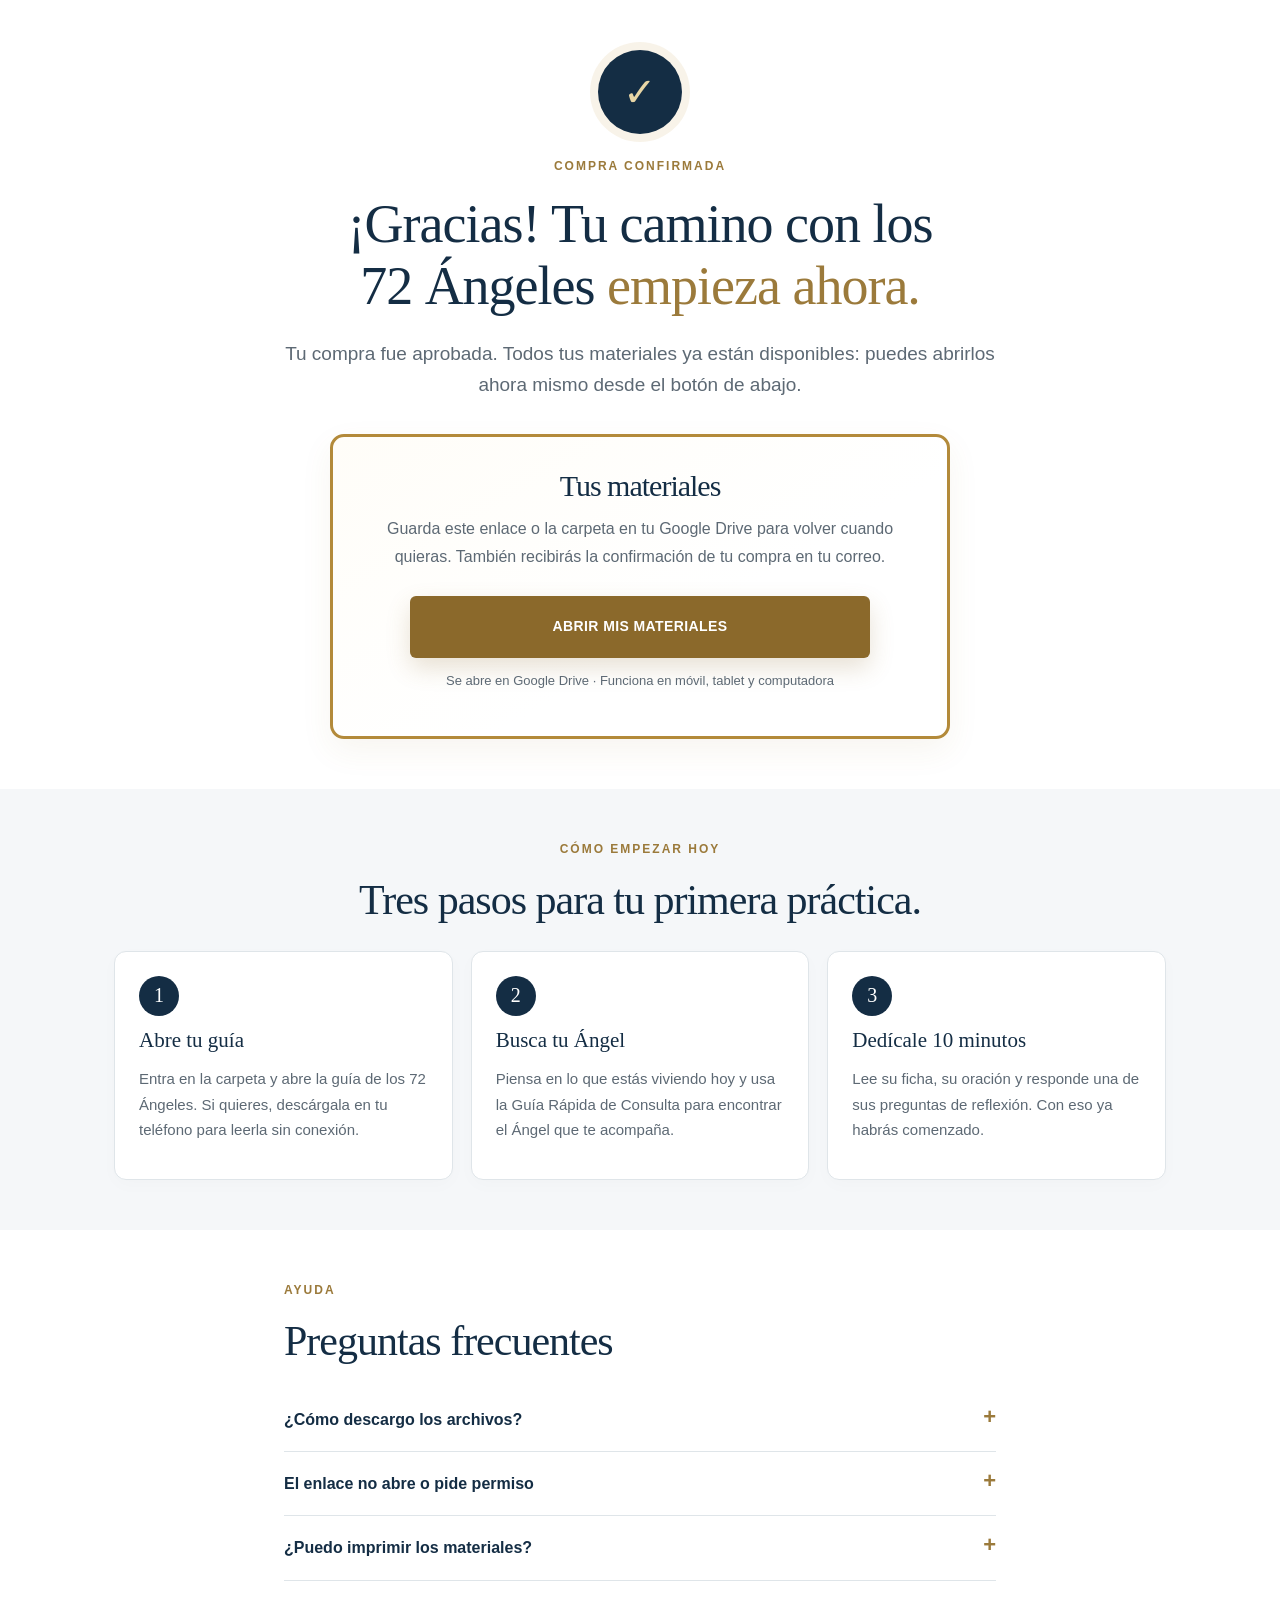
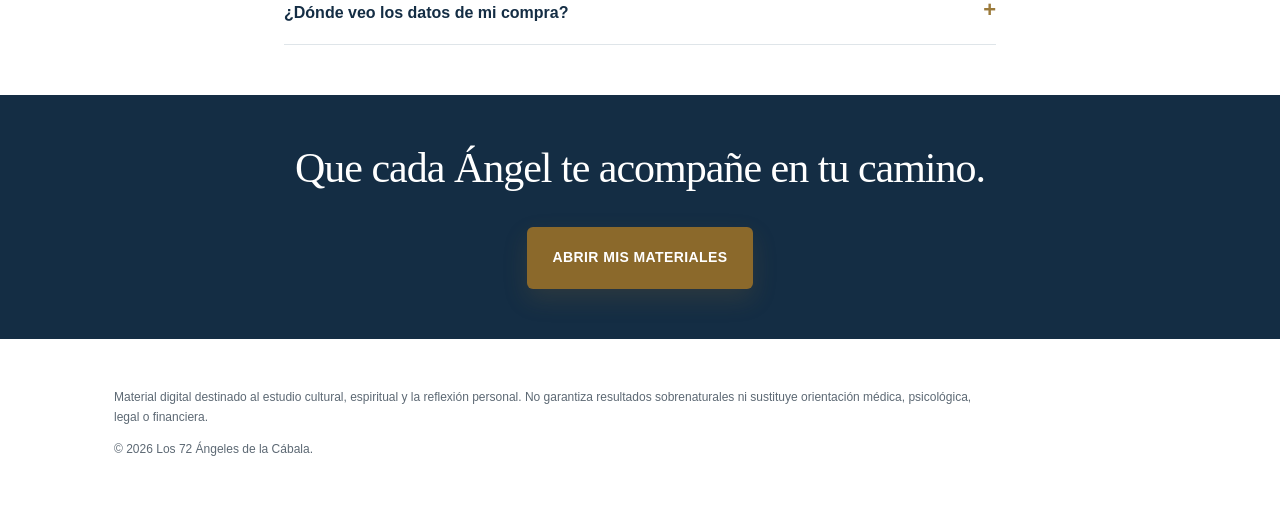
<file: obrigado/index.html>
<!doctype html> <html lang="es"> <head> <meta charset="utf-8"><link rel="preconnect" href="https://connect.facebook.net"><link rel="dns-prefetch" href="https://www.facebook.com"><link rel="preconnect" href="https://cdn.utmify.com.br"> <meta name="viewport" content="width=device-width,initial-scale=1"> <title>¡Gracias! · Tu acceso a Los 72 Ángeles de la Cábala</title> <meta name="robots" content="noindex"> <script>!function(e,t,n,c,o,a,f){e.fbq||(o=e.fbq=function(){o.callMethod?o.callMethod.apply(o,arguments):o.queue.push(arguments)},e._fbq||(e._fbq=o),o.push=o,o.loaded=!0,o.version="2.0",o.queue=[],(a=t.createElement(n)).async=!0,a.src="https://connect.facebook.net/en_US/fbevents.js",(f=t.getElementsByTagName(n)[0]).parentNode.insertBefore(a,f))}(window,document,"script"),fbq("init","1791405689657118"),fbq("track","PageView")</script> <script src="https://cdn.utmify.com.br/scripts/pixel/pixel.js" async defer="defer"></script> <style>:root{--ink:#142d44;--ink-2:#1d3d5a;--muted:#5d6974;--gold:#9b7a3b;--gold-2:#b38a3a;--soft:#f5f7f9;--cream:#fffdf8;--line:#dfe5e9;--ok:#2f7a4f}*{box-sizing:border-box}html{scroll-behavior:smooth;scroll-padding-top:20px}body{margin:0;font:16px/1.7 Arial,sans-serif;color:var(--ink);background:#fff}img{display:block;max-width:100%;height:auto}a{color:inherit;text-decoration:none}button{font:inherit;cursor:pointer}:focus-visible{outline:3px solid var(--gold);outline-offset:4px}.wrap{max-width:1100px;margin:auto;padding:50px 24px}.narrow{max-width:780px}.center{text-align:center;margin-left:auto;margin-right:auto}.eyebrow{font-size:12px;letter-spacing:2px;font-weight:700;color:var(--gold);margin:0 0 18px}h1,h2{font-family:Georgia,serif;font-weight:400;letter-spacing:-1px;line-height:1.14;margin:0 0 22px;text-wrap:balance}h1{font-size:clamp(34px,4.6vw,54px)}h1 em{color:var(--gold);font-style:normal}h2{font-size:clamp(29px,3.4vw,42px)}h3{font-size:19px;line-height:1.35;margin:10px 0}p{color:var(--muted);margin:12px 0}.lead{font-size:19px;line-height:1.6}.soft{background:var(--soft)}.navy{background:var(--ink);color:#fff}.navy p{color:#d4dfe7}.navy h2{color:#fff}.navy .eyebrow{color:#d9b56a}.meta{font-size:13px;color:var(--muted)}.confirm{background:#eef6f0;border-bottom:1px solid #d3e6d9;color:#24563a;text-align:center;font-size:14px;padding:11px 16px}.confirm b{color:#1c4a30}.button{display:inline-block;border:0;border-radius:6px;background:#8b692b;color:#fff;padding:19px 26px;font-size:14px;font-weight:700;letter-spacing:.4px;text-align:center;transition:background .2s,transform .2s;box-shadow:0 10px 24px #8b692b33}.button:hover{background:#735321;transform:translateY(-2px)}.button.wide{width:100%;max-width:460px}.hero{text-align:center;padding-top:44px}.hero .lead{max-width:720px;margin:0 auto 10px}.hero-mockup{width:100%;max-width:430px;margin:20px auto 6px;border-radius:12px;box-shadow:0 14px 40px #142d4422}.anchor{display:flex;justify-content:center;align-items:baseline;gap:12px;flex-wrap:wrap;margin:18px 0 6px}.anchor s{color:#8a8f96;font-size:18px}.anchor strong{font:44px Georgia,serif;color:var(--ink)}.anchor span{font-size:13px;font-weight:700;color:#7a5b22;background:#f8efdc;border:1px solid #ecd9ae;padding:5px 11px;border-radius:40px}.hero .button{margin-top:14px}.grid{display:grid;gap:22px}.four{grid-template-columns:repeat(4,1fr)}.three{grid-template-columns:repeat(3,1fr)}.card{border:1px solid var(--line);border-radius:12px;background:#fff;padding:24px;box-shadow:0 5px 18px #142d4405}.card h3{font-family:Georgia,serif;font-size:21px;font-weight:400}.card p{font-size:15px}.statement{font-family:Georgia,serif;font-size:clamp(22px,2.6vw,28px);line-height:1.45;text-align:center;color:var(--ink);margin:28px auto 0;max-width:760px}.statement em{color:var(--gold);font-style:normal}.change{display:grid;grid-template-columns:1fr 1fr;gap:56px;align-items:center}.checks{list-style:none;padding:0;margin:0}.checks li{position:relative;padding-left:28px;margin:14px 0}.checks li:before{content:'✓';position:absolute;left:0;color:var(--gold);font-weight:700}.navy .checks li:before{color:#d9b56a}.navy .checks b{color:#fff}.group-title{display:flex;align-items:baseline;gap:14px;flex-wrap:wrap;margin:30px 0 4px}.group-title h3{font:26px Georgia,serif;margin:0}.group-title span{font-size:13px;color:var(--muted)}.guides{display:grid;grid-template-columns:repeat(2,1fr);gap:20px;margin-top:20px}.guide{display:grid;grid-template-columns:110px 1fr;gap:20px;border:1px solid var(--line);border-radius:12px;background:#fff;padding:18px;box-shadow:0 6px 22px #142d4407}.guide img{width:110px;aspect-ratio:3/4;object-fit:cover;border-radius:8px;background:var(--soft)}.guide small{font-size:11px;letter-spacing:1.5px;font-weight:700;color:var(--gold)}.guide h4{font:20px/1.25 Georgia,serif;margin:6px 0 6px}.guide p{font-size:14.5px;margin:6px 0}.guide ul{margin:8px 0 0;padding-left:18px;font-size:14px;color:var(--muted)}.guide li{margin:3px 0}.diff{margin-top:10px!important;font-size:13.5px!important;color:#6a5738!important;background:#fbf6ea;border-left:3px solid #d8bd80;padding:8px 10px;border-radius:0 6px 6px 0}.filter{display:flex;gap:8px;flex-wrap:wrap;justify-content:center;margin:26px 0 8px}.filter button{border:1px solid var(--line);background:#fff;color:var(--ink);padding:8px 14px;border-radius:40px;font-size:14px}.filter button.active{background:var(--ink);color:#fff;border-color:var(--ink)}.samples{display:grid;grid-template-columns:repeat(5,1fr);gap:16px;margin-top:22px}.sample{background:0 0;border:0;padding:0;text-align:left;color:var(--ink)}.sample img{width:100%;aspect-ratio:3/4;object-fit:cover;border:1px solid #e5e0d6;border-radius:6px;background:#fafafa;transition:transform .2s}.sample:hover img{transform:translateY(-4px)}.sample small{display:block;margin-top:9px;font-size:11px;color:var(--gold);letter-spacing:.5px}.sample b{display:block;font-size:14px;line-height:1.35;margin-top:2px}dialog{border:0;border-radius:10px;padding:46px 14px 14px;max-width:min(94vw,760px);width:100%;max-height:94vh;overflow:auto;color:var(--ink)}dialog::backdrop{background:#071d30d9}dialog img{width:100%;height:auto;border-radius:6px;background:var(--soft)}.modal-head{position:absolute;top:10px;left:16px;right:52px;font-size:13px;color:var(--muted);white-space:nowrap;overflow:hidden;text-overflow:ellipsis}.close{position:absolute;right:8px;top:4px;background:0 0;border:0;font-size:30px;line-height:1;color:var(--ink);padding:4px 8px}.modal-nav{display:flex;justify-content:space-between;align-items:center;margin-top:12px;font-size:14px;color:var(--muted)}.modal-nav button{border:1px solid var(--line);background:#fff;border-radius:40px;padding:8px 16px;color:var(--ink)}.step .num{display:inline-flex;width:40px;height:40px;border-radius:50%;align-items:center;justify-content:center;background:var(--ink);color:#fff;font:20px Georgia,serif}.offer{max-width:640px;margin:40px auto 0;border:3px solid var(--gold-2);border-radius:14px;background:linear-gradient(150deg,var(--cream),#fff 60%);padding:44px 34px 34px;position:relative;box-shadow:0 0 0 5px #caa65714,0 12px 32px #93702b12}.ribbon{position:absolute;top:-17px;left:20px;right:20px;background:linear-gradient(100deg,#8c6828,#c5a258,#8c6828);color:#fff;padding:7px 12px;border-radius:4px;font-size:12px;letter-spacing:.5px;text-align:center;font-weight:700}.offer h3{font:28px/1.2 Georgia,serif;text-align:center;margin:4px 0 18px}.stack{list-style:none;padding:0;margin:0 0 20px;border:1px solid var(--line);border-radius:10px;background:#fff}.stack li{padding:10px 14px;border-bottom:1px solid var(--line);font-size:15px;display:flex;gap:10px}.stack li:last-child{border-bottom:0}.stack li:before{content:'✓';color:var(--gold);font-weight:700}.price-box{text-align:center}.price-box s{color:#8a8f96;font-size:17px}.price-box .price{font:62px/1.1 Georgia,serif;color:var(--ink);margin:4px 0}.price-box .price small{font-size:24px;vertical-align:24px;margin-right:2px}.price-box .tag{display:inline-block;font-size:13px;font-weight:700;color:#7a5b22;background:#f8efdc;border:1px solid #ecd9ae;padding:5px 12px;border-radius:40px}#hotmart-sales-funnel{margin:22px 0 6px;min-height:120px}.widget-status{text-align:center;font-size:14px;color:var(--muted)}.trust{display:flex;justify-content:center;gap:8px 18px;flex-wrap:wrap;font-size:13px;color:var(--muted);margin-top:14px}.guarantee{display:flex;gap:14px;align-items:center;margin-top:20px;padding:14px 16px;border:1px solid #ddc894;border-radius:10px;background:#fffdf8;font-size:14px;color:var(--muted)}.guarantee .seal{flex:none;width:44px;height:44px;border-radius:50%;border:2px solid var(--gold);color:var(--gold);display:flex;align-items:center;justify-content:center;font:700 13px Arial}.guarantee strong{color:var(--ink)}.faq{max-width:860px}details{border-bottom:1px solid var(--line);padding:18px 0}summary{cursor:pointer;font-weight:600;list-style:none;display:flex;justify-content:space-between;gap:20px}summary::-webkit-details-marker{display:none}summary:after{content:'+';color:var(--gold);font-size:22px;line-height:1}details[open] summary:after{content:'−'}details p{padding-right:30px}.closing{text-align:center}.closing h2{max-width:760px;margin-left:auto;margin-right:auto}footer{max-width:1100px;margin:auto;padding:36px 24px 44px;font-size:12px;color:var(--muted)}footer p{font-size:12px;max-width:860px}@media(min-width:1000px){.guides{grid-template-columns:repeat(3,1fr)}.guide{grid-template-columns:90px 1fr;gap:14px}.guide img{width:90px}}@media(max-width:900px){.four{grid-template-columns:repeat(2,1fr)}.samples{grid-template-columns:repeat(3,1fr)}.change{grid-template-columns:1fr;gap:28px}.guides{grid-template-columns:1fr}}@media(max-width:650px){.wrap{padding:38px 20px}.hero{padding-top:30px}h1{font-size:33px;line-height:1.18}h2{font-size:28px}.lead{font-size:17px}.eyebrow{font-size:11px;letter-spacing:1.5px}.four,.three{grid-template-columns:1fr}.samples{grid-template-columns:repeat(2,1fr);gap:12px}.guide{grid-template-columns:96px 1fr;gap:14px;padding:14px}.guide img{width:96px}.offer{padding:40px 18px 24px}.button{width:100%}.anchor strong{font-size:38px}}.guide{display:flex!important;flex-direction:column;gap:12px!important;padding:14px!important}.guide img{width:100%!important;height:auto;aspect-ratio:1/1;object-fit:cover;border-radius:10px}@media(min-width:1000px){.guides{grid-template-columns:repeat(3,1fr)!important}}@media(max-width:650px){.guides{grid-template-columns:1fr!important}}.carousel{position:relative;margin-top:26px}.track{display:flex;gap:16px;overflow-x:auto;scroll-snap-type:x mandatory;padding:4px 2px 14px;scrollbar-width:none}.track::-webkit-scrollbar{display:none}.slide{flex:0 0 calc((100% - 32px)/ 3);scroll-snap-align:start;background:0 0;border:0;padding:0;cursor:zoom-in}.slide img{width:100%;height:auto;border-radius:8px;border:1px solid #e5e0d6;box-shadow:0 10px 26px #142d4418;background:#fafafa}.cnav{position:absolute;top:50%;transform:translateY(-50%);width:44px;height:44px;border-radius:50%;border:1px solid var(--line);background:#fff;color:var(--ink);font-size:24px;line-height:1;box-shadow:0 6px 18px #142d4422;z-index:2}.cnav.prev{left:-10px}.cnav.next{right:-10px}@media(max-width:900px){.slide{flex-basis:70%}}@media(max-width:650px){.slide{flex-basis:86%}.cnav{width:38px;height:38px;font-size:20px}.cnav.prev{left:-4px}.cnav.next{right:-4px}}@media(prefers-reduced-motion:reduce){html{scroll-behavior:auto}*{transition:none!important}}.thanks{text-align:center;max-width:760px}.seal-big{width:84px;height:84px;margin:0 auto 22px;border-radius:50%;background:var(--ink);color:#e8d6a6;display:flex;align-items:center;justify-content:center;font-size:40px;box-shadow:0 0 0 8px #c9a75e22}.access{max-width:620px;margin:34px auto 0;border:3px solid var(--gold-2);border-radius:14px;background:linear-gradient(150deg,var(--cream),#fff 60%);padding:32px 28px;text-align:center;box-shadow:0 12px 32px #93702b12}.access h2{font-size:30px;margin-bottom:10px}.access .button{margin-top:14px}.steps3{display:grid;grid-template-columns:repeat(3,1fr);gap:18px;margin-top:26px}.steps3 .num{display:inline-flex;width:40px;height:40px;border-radius:50%;align-items:center;justify-content:center;background:var(--ink);color:#fff;font:20px Georgia,serif}.help{max-width:760px}@media(max-width:760px){.steps3{grid-template-columns:1fr}}</style> </head> <body> <noscript><img height="1" width="1" style="display:none" alt="" src="https://www.facebook.com/tr?id=1791405689657118&ev=PageView&noscript=1"></noscript> <main> <section class="wrap thanks center"> <div class="seal-big" aria-hidden="true">✓</div> <p class="eyebrow">COMPRA CONFIRMADA</p> <h1>¡Gracias! Tu camino con los 72 Ángeles <em>empieza ahora.</em></h1> <p class="lead">Tu compra fue aprobada. Todos tus materiales ya están disponibles: puedes abrirlos ahora mismo desde el botón de abajo.</p> <div class="access"> <h2>Tus materiales</h2> <p>Guarda este enlace o la carpeta en tu Google Drive para volver cuando quieras. También recibirás la confirmación de tu compra en tu correo.</p> <a class="button wide" href="https://drive.google.com/drive/folders/16eddTtuSACBblQIAmESdJ-ztlAa-psyb" target="_blank" rel="noopener">ABRIR MIS MATERIALES</a> <p class="meta">Se abre en Google Drive · Funciona en móvil, tablet y computadora</p> </div> </section> <section class="soft"><div class="wrap"> <p class="eyebrow center" style="text-align:center">CÓMO EMPEZAR HOY</p> <h2 class="center" style="text-align:center">Tres pasos para tu primera práctica.</h2> <div class="steps3"> <article class="card"><span class="num">1</span><h3>Abre tu guía</h3><p>Entra en la carpeta y abre la guía de los 72 Ángeles. Si quieres, descárgala en tu teléfono para leerla sin conexión.</p></article> <article class="card"><span class="num">2</span><h3>Busca tu Ángel</h3><p>Piensa en lo que estás viviendo hoy y usa la Guía Rápida de Consulta para encontrar el Ángel que te acompaña.</p></article> <article class="card"><span class="num">3</span><h3>Dedícale 10 minutos</h3><p>Lee su ficha, su oración y responde una de sus preguntas de reflexión. Con eso ya habrás comenzado.</p></article> </div> </div></section> <section class="wrap faq help"> <p class="eyebrow">AYUDA</p> <h2>Preguntas frecuentes</h2> <details><summary>¿Cómo descargo los archivos?</summary><p>En Google Drive, toca los tres puntos junto a cada archivo y elige «Descargar». En la computadora, también puedes seleccionar varios archivos y descargarlos juntos.</p></details> <details><summary>El enlace no abre o pide permiso</summary><p>Intenta abrirlo desde otro navegador o con tu cuenta de Google iniciada. Si sigue sin abrir, escríbenos por el correo de soporte de tu compra en Hotmart.</p></details> <details><summary>¿Puedo imprimir los materiales?</summary><p>Sí, para tu uso personal.</p></details> <details><summary>¿Dónde veo los datos de mi compra?</summary><p>En el correo de confirmación de Hotmart y en tu cuenta de Hotmart, en la sección de compras.</p></details> </section> <section class="navy closing"><div class="wrap"> <h2>Que cada Ángel te acompañe en tu camino.</h2> <a class="button" href="https://drive.google.com/drive/folders/16eddTtuSACBblQIAmESdJ-ztlAa-psyb" target="_blank" rel="noopener" style="margin-top:12px">ABRIR MIS MATERIALES</a> </div></section> </main> <footer> <p>Material digital destinado al estudio cultural, espiritual y la reflexión personal. No garantiza resultados sobrenaturales ni sustituye orientación médica, psicológica, legal o financiera.</p> <p>© 2026 Los 72 Ángeles de la Cábala.</p> </footer> </body> </html>
</file>
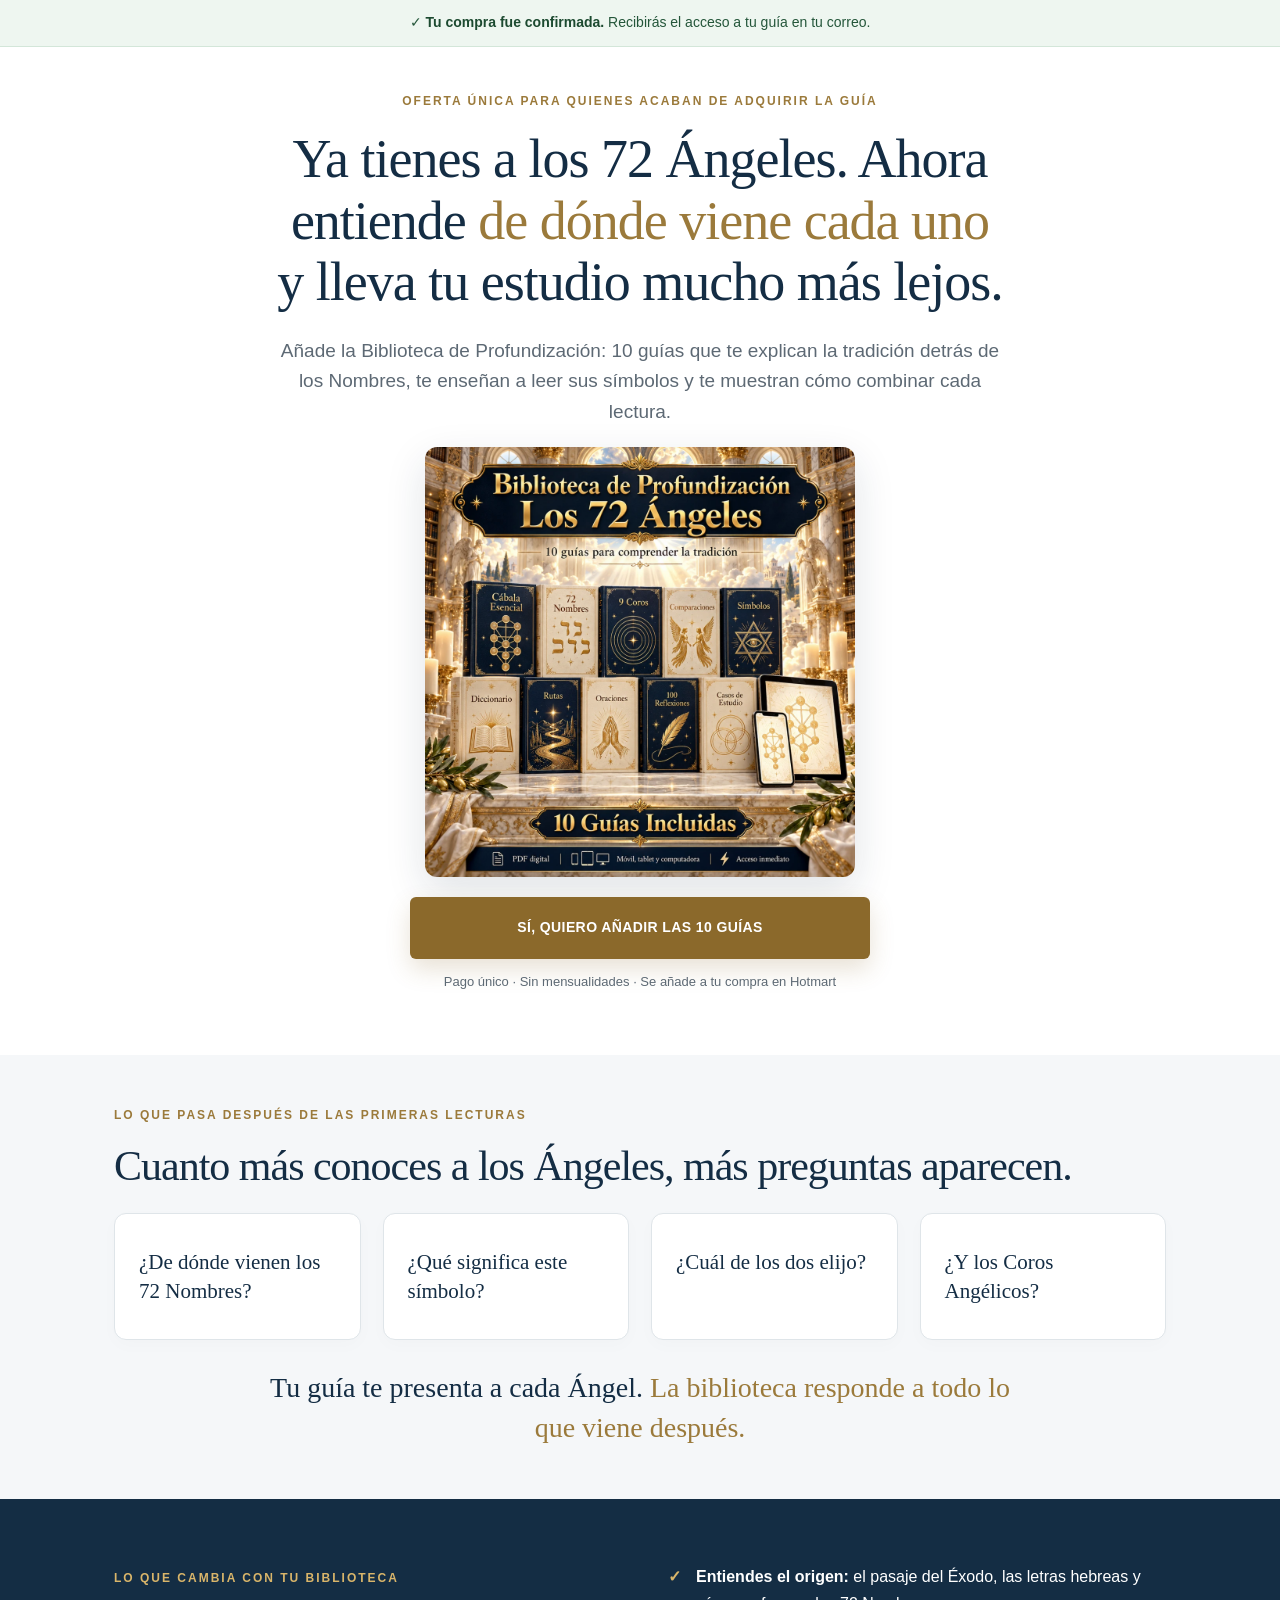
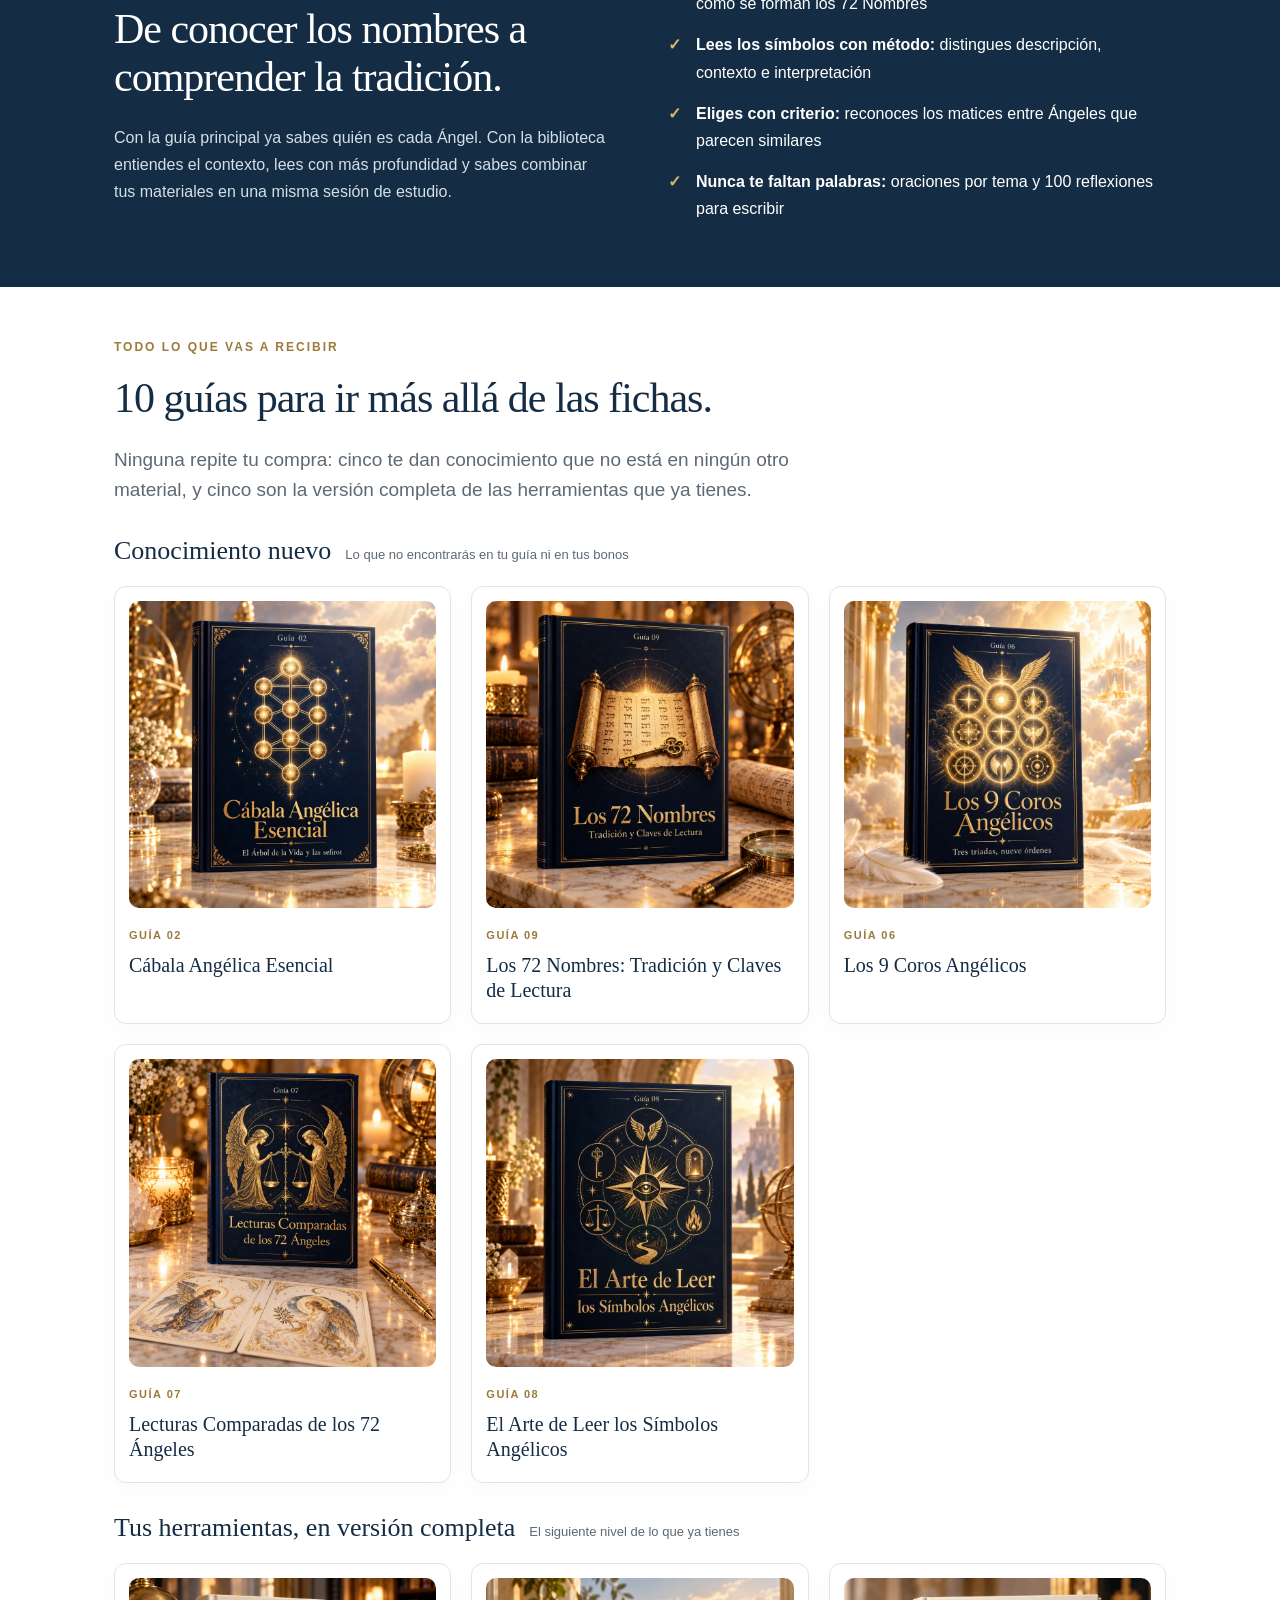
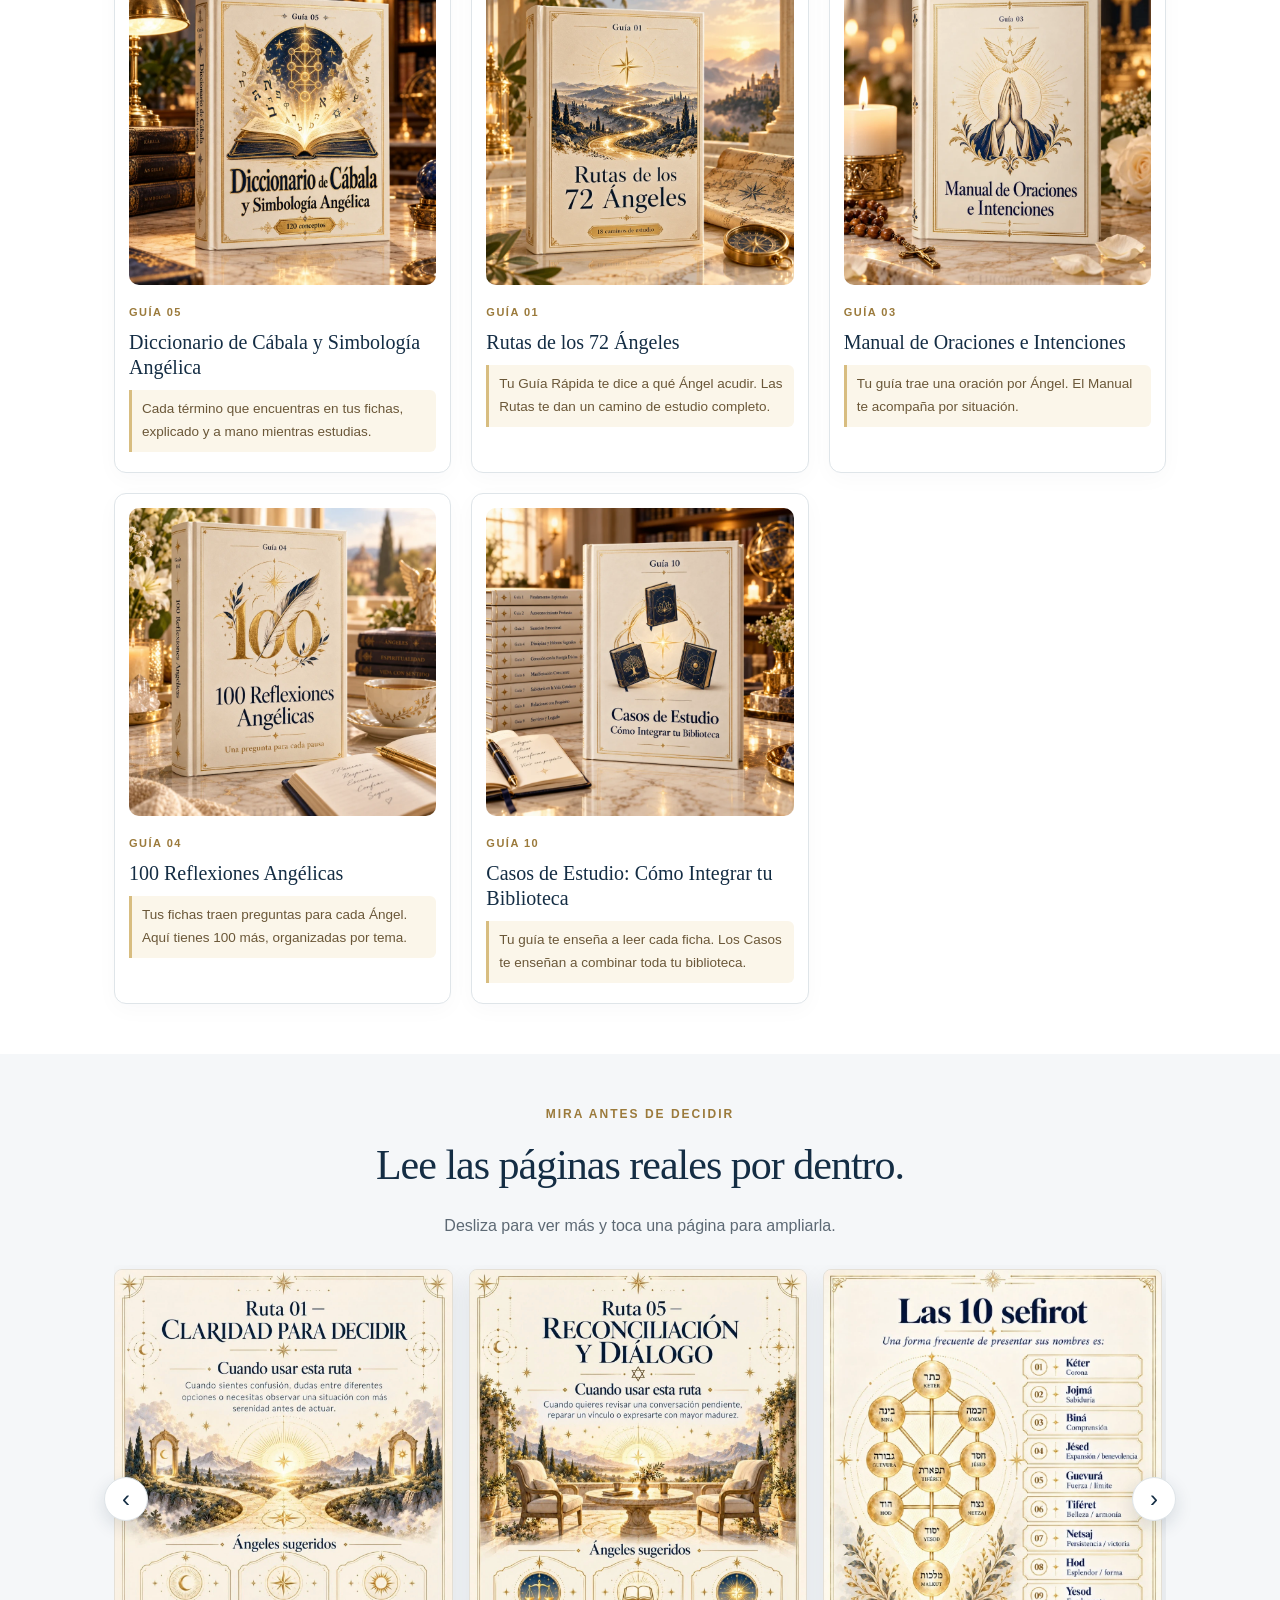
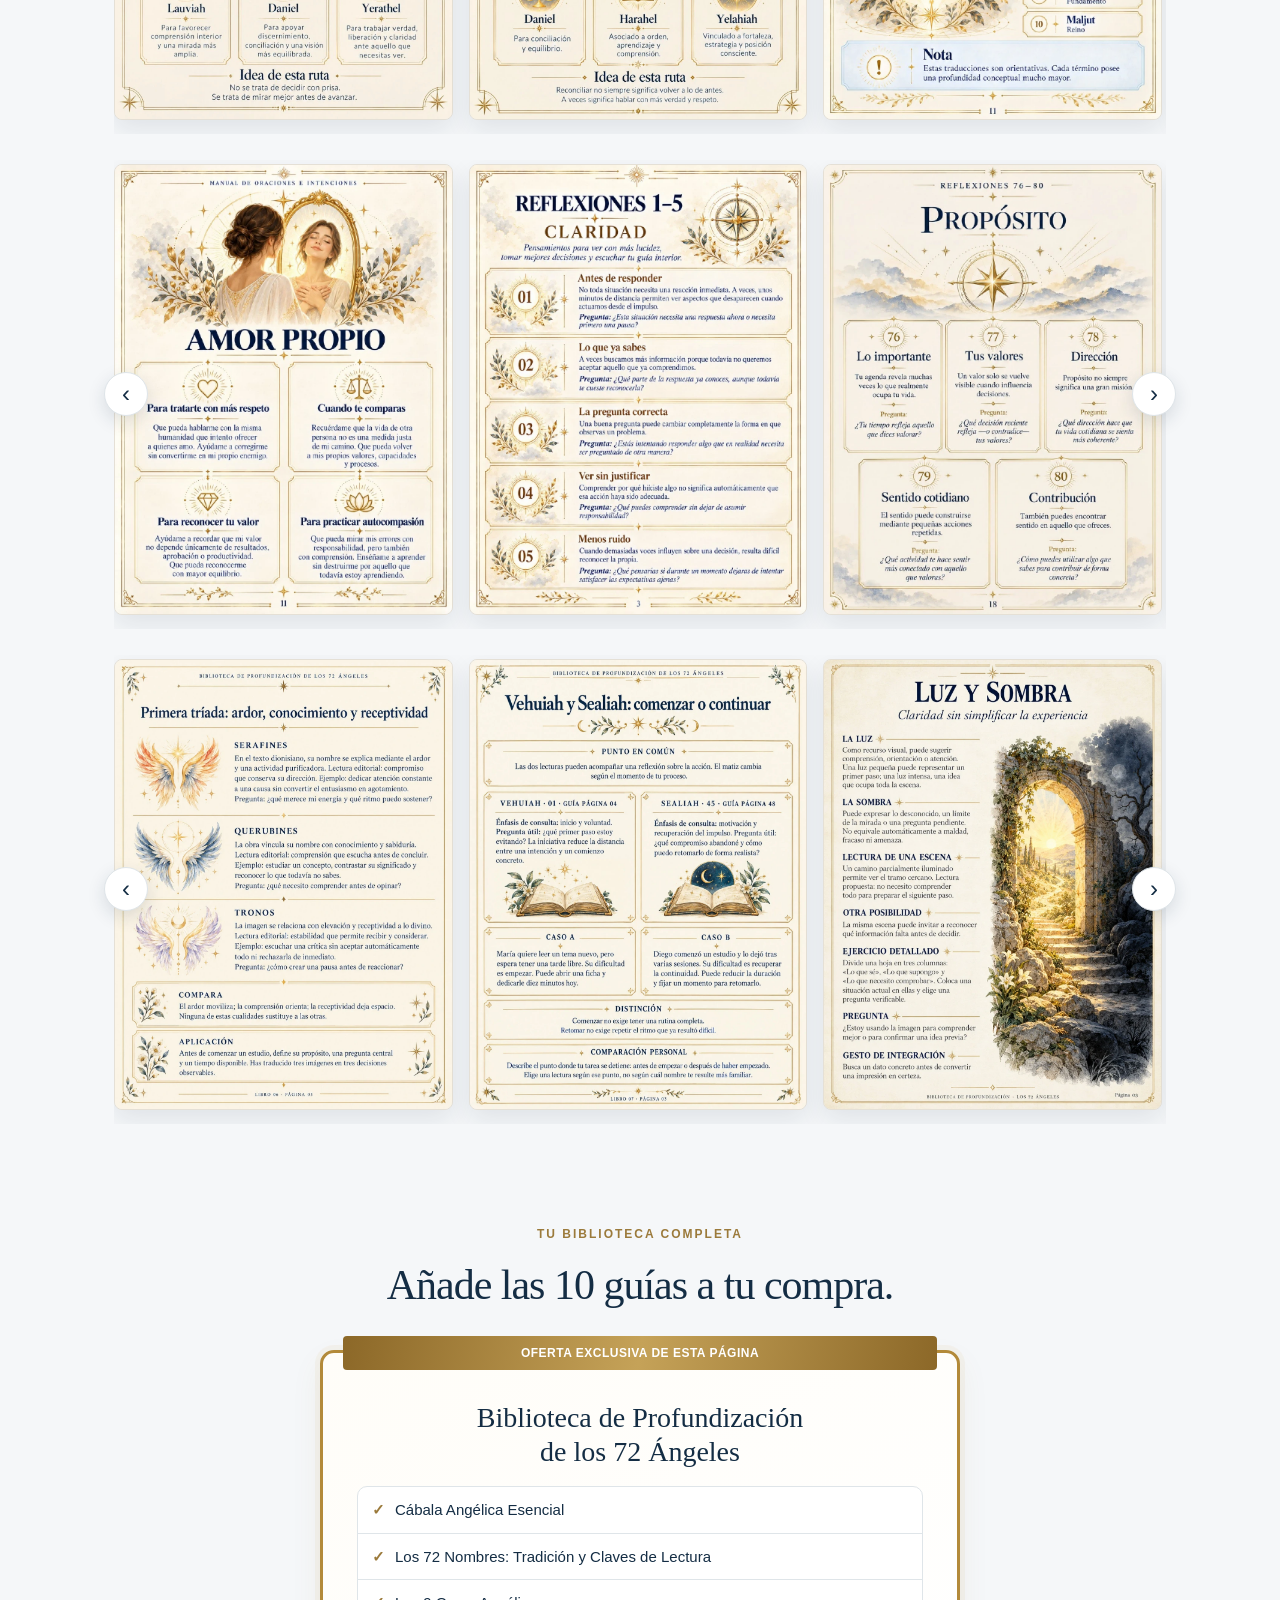
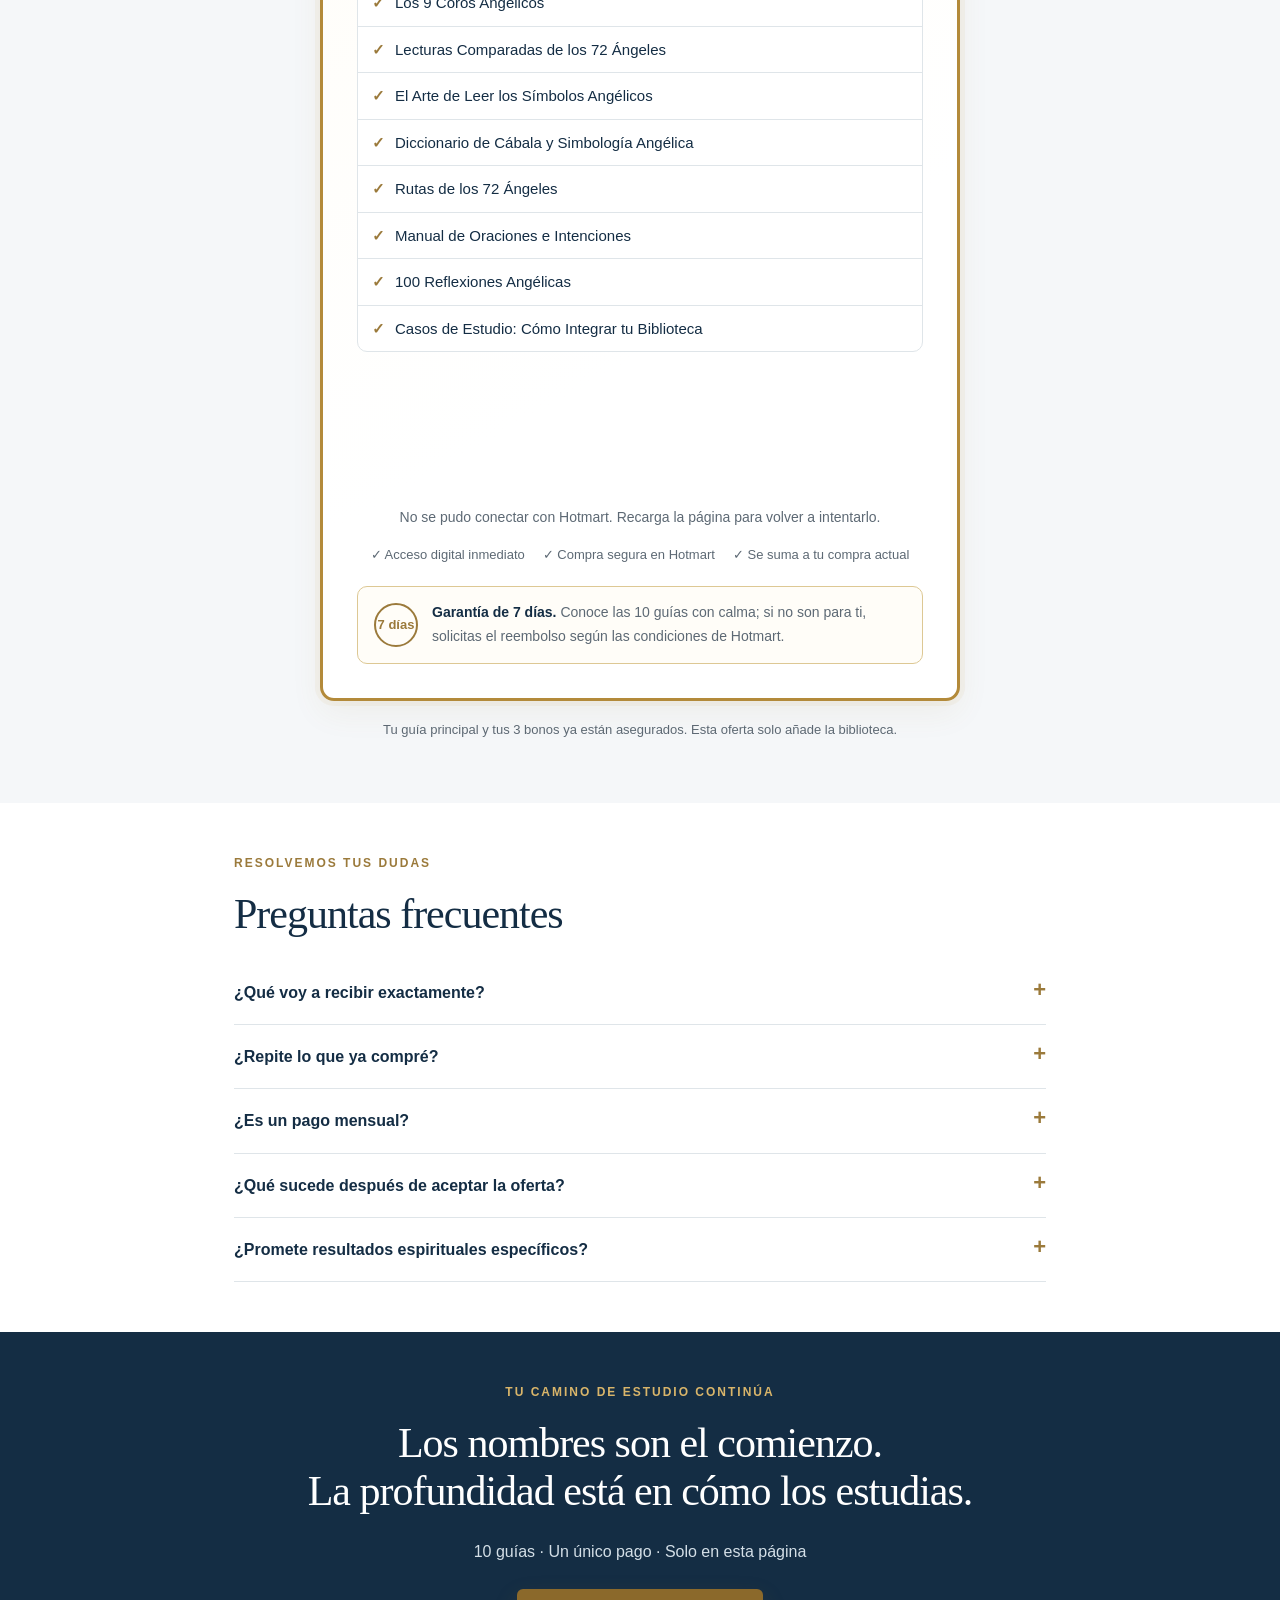
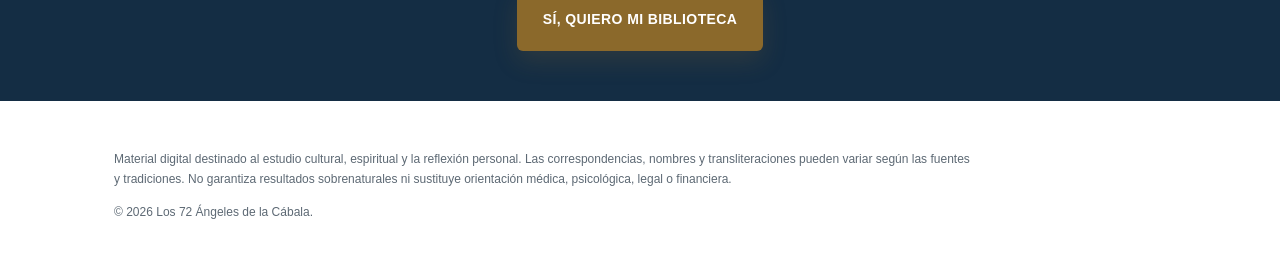
<file: upsell/index.html>
<!doctype html> <html lang="es"> <head> <meta charset="utf-8"><link rel="preconnect" href="https://connect.facebook.net"><link rel="dns-prefetch" href="https://www.facebook.com"><link rel="preconnect" href="https://cdn.utmify.com.br"> <meta name="viewport" content="width=device-width,initial-scale=1"> <title>Biblioteca de Profundización · 10 guías de los 72 Ángeles</title> <meta name="description" content="Oferta exclusiva para quienes acaban de adquirir la guía de los 72 Ángeles: 10 guías de profundización."> <meta name="robots" content="noindex"> <link rel="preload" as="image" href="/upsell/assets/mockup.webp" fetchpriority="high"> <script>!function(e,t,n,c,o,a,f){e.fbq||(o=e.fbq=function(){o.callMethod?o.callMethod.apply(o,arguments):o.queue.push(arguments)},e._fbq||(e._fbq=o),o.push=o,o.loaded=!0,o.version="2.0",o.queue=[],(a=t.createElement(n)).async=!0,a.src="https://connect.facebook.net/en_US/fbevents.js",(f=t.getElementsByTagName(n)[0]).parentNode.insertBefore(a,f))}(window,document,"script"),fbq("init","1791405689657118"),fbq("track","PageView")</script> <script src="https://cdn.utmify.com.br/scripts/pixel/pixel.js" async defer="defer"></script> <script src="https://cdn.utmify.com.br/scripts/utms/latest.js" data-utmify-prevent-xcod-sck data-utmify-prevent-subids async defer="defer"></script> <style>:root{--ink:#142d44;--ink-2:#1d3d5a;--muted:#5d6974;--gold:#9b7a3b;--gold-2:#b38a3a;--soft:#f5f7f9;--cream:#fffdf8;--line:#dfe5e9;--ok:#2f7a4f}*{box-sizing:border-box}html{scroll-behavior:smooth;scroll-padding-top:20px}body{margin:0;font:16px/1.7 Arial,sans-serif;color:var(--ink);background:#fff}img{display:block;max-width:100%;height:auto}a{color:inherit;text-decoration:none}button{font:inherit;cursor:pointer}:focus-visible{outline:3px solid var(--gold);outline-offset:4px}.wrap{max-width:1100px;margin:auto;padding:50px 24px}.narrow{max-width:780px}.center{text-align:center;margin-left:auto;margin-right:auto}.eyebrow{font-size:12px;letter-spacing:2px;font-weight:700;color:var(--gold);margin:0 0 18px}h1,h2{font-family:Georgia,serif;font-weight:400;letter-spacing:-1px;line-height:1.14;margin:0 0 22px;text-wrap:balance}h1{font-size:clamp(34px,4.6vw,54px)}h1 em{color:var(--gold);font-style:normal}h2{font-size:clamp(29px,3.4vw,42px)}h3{font-size:19px;line-height:1.35;margin:10px 0}p{color:var(--muted);margin:12px 0}.lead{font-size:19px;line-height:1.6}.soft{background:var(--soft)}.navy{background:var(--ink);color:#fff}.navy p{color:#d4dfe7}.navy h2{color:#fff}.navy .eyebrow{color:#d9b56a}.meta{font-size:13px;color:var(--muted)}.confirm{background:#eef6f0;border-bottom:1px solid #d3e6d9;color:#24563a;text-align:center;font-size:14px;padding:11px 16px}.confirm b{color:#1c4a30}.button{display:inline-block;border:0;border-radius:6px;background:#8b692b;color:#fff;padding:19px 26px;font-size:14px;font-weight:700;letter-spacing:.4px;text-align:center;transition:background .2s,transform .2s;box-shadow:0 10px 24px #8b692b33}.button:hover{background:#735321;transform:translateY(-2px)}.button.wide{width:100%;max-width:460px}.hero{text-align:center;padding-top:44px}.hero .lead{max-width:720px;margin:0 auto 10px}.hero-mockup{width:100%;max-width:430px;margin:20px auto 6px;border-radius:12px;box-shadow:0 14px 40px #142d4422}.anchor{display:flex;justify-content:center;align-items:baseline;gap:12px;flex-wrap:wrap;margin:18px 0 6px}.anchor s{color:#8a8f96;font-size:18px}.anchor strong{font:44px Georgia,serif;color:var(--ink)}.anchor span{font-size:13px;font-weight:700;color:#7a5b22;background:#f8efdc;border:1px solid #ecd9ae;padding:5px 11px;border-radius:40px}.hero .button{margin-top:14px}.grid{display:grid;gap:22px}.four{grid-template-columns:repeat(4,1fr)}.three{grid-template-columns:repeat(3,1fr)}.card{border:1px solid var(--line);border-radius:12px;background:#fff;padding:24px;box-shadow:0 5px 18px #142d4405}.card h3{font-family:Georgia,serif;font-size:21px;font-weight:400}.card p{font-size:15px}.statement{font-family:Georgia,serif;font-size:clamp(22px,2.6vw,28px);line-height:1.45;text-align:center;color:var(--ink);margin:28px auto 0;max-width:760px}.statement em{color:var(--gold);font-style:normal}.change{display:grid;grid-template-columns:1fr 1fr;gap:56px;align-items:center}.checks{list-style:none;padding:0;margin:0}.checks li{position:relative;padding-left:28px;margin:14px 0}.checks li:before{content:'✓';position:absolute;left:0;color:var(--gold);font-weight:700}.navy .checks li:before{color:#d9b56a}.navy .checks b{color:#fff}.group-title{display:flex;align-items:baseline;gap:14px;flex-wrap:wrap;margin:30px 0 4px}.group-title h3{font:26px Georgia,serif;margin:0}.group-title span{font-size:13px;color:var(--muted)}.guides{display:grid;grid-template-columns:repeat(2,1fr);gap:20px;margin-top:20px}.guide{display:grid;grid-template-columns:110px 1fr;gap:20px;border:1px solid var(--line);border-radius:12px;background:#fff;padding:18px;box-shadow:0 6px 22px #142d4407}.guide img{width:110px;aspect-ratio:3/4;object-fit:cover;border-radius:8px;background:var(--soft)}.guide small{font-size:11px;letter-spacing:1.5px;font-weight:700;color:var(--gold)}.guide h4{font:20px/1.25 Georgia,serif;margin:6px 0 6px}.guide p{font-size:14.5px;margin:6px 0}.guide ul{margin:8px 0 0;padding-left:18px;font-size:14px;color:var(--muted)}.guide li{margin:3px 0}.diff{margin-top:10px!important;font-size:13.5px!important;color:#6a5738!important;background:#fbf6ea;border-left:3px solid #d8bd80;padding:8px 10px;border-radius:0 6px 6px 0}.filter{display:flex;gap:8px;flex-wrap:wrap;justify-content:center;margin:26px 0 8px}.filter button{border:1px solid var(--line);background:#fff;color:var(--ink);padding:8px 14px;border-radius:40px;font-size:14px}.filter button.active{background:var(--ink);color:#fff;border-color:var(--ink)}.samples{display:grid;grid-template-columns:repeat(5,1fr);gap:16px;margin-top:22px}.sample{background:0 0;border:0;padding:0;text-align:left;color:var(--ink)}.sample img{width:100%;aspect-ratio:3/4;object-fit:cover;border:1px solid #e5e0d6;border-radius:6px;background:#fafafa;transition:transform .2s}.sample:hover img{transform:translateY(-4px)}.sample small{display:block;margin-top:9px;font-size:11px;color:var(--gold);letter-spacing:.5px}.sample b{display:block;font-size:14px;line-height:1.35;margin-top:2px}dialog{border:0;border-radius:10px;padding:46px 14px 14px;max-width:min(94vw,760px);width:100%;max-height:94vh;overflow:auto;color:var(--ink)}dialog::backdrop{background:#071d30d9}dialog img{width:100%;height:auto;border-radius:6px;background:var(--soft)}.modal-head{position:absolute;top:10px;left:16px;right:52px;font-size:13px;color:var(--muted);white-space:nowrap;overflow:hidden;text-overflow:ellipsis}.close{position:absolute;right:8px;top:4px;background:0 0;border:0;font-size:30px;line-height:1;color:var(--ink);padding:4px 8px}.modal-nav{display:flex;justify-content:space-between;align-items:center;margin-top:12px;font-size:14px;color:var(--muted)}.modal-nav button{border:1px solid var(--line);background:#fff;border-radius:40px;padding:8px 16px;color:var(--ink)}.step .num{display:inline-flex;width:40px;height:40px;border-radius:50%;align-items:center;justify-content:center;background:var(--ink);color:#fff;font:20px Georgia,serif}.offer{max-width:640px;margin:40px auto 0;border:3px solid var(--gold-2);border-radius:14px;background:linear-gradient(150deg,var(--cream),#fff 60%);padding:44px 34px 34px;position:relative;box-shadow:0 0 0 5px #caa65714,0 12px 32px #93702b12}.ribbon{position:absolute;top:-17px;left:20px;right:20px;background:linear-gradient(100deg,#8c6828,#c5a258,#8c6828);color:#fff;padding:7px 12px;border-radius:4px;font-size:12px;letter-spacing:.5px;text-align:center;font-weight:700}.offer h3{font:28px/1.2 Georgia,serif;text-align:center;margin:4px 0 18px}.stack{list-style:none;padding:0;margin:0 0 20px;border:1px solid var(--line);border-radius:10px;background:#fff}.stack li{padding:10px 14px;border-bottom:1px solid var(--line);font-size:15px;display:flex;gap:10px}.stack li:last-child{border-bottom:0}.stack li:before{content:'✓';color:var(--gold);font-weight:700}.price-box{text-align:center}.price-box s{color:#8a8f96;font-size:17px}.price-box .price{font:62px/1.1 Georgia,serif;color:var(--ink);margin:4px 0}.price-box .price small{font-size:24px;vertical-align:24px;margin-right:2px}.price-box .tag{display:inline-block;font-size:13px;font-weight:700;color:#7a5b22;background:#f8efdc;border:1px solid #ecd9ae;padding:5px 12px;border-radius:40px}#hotmart-sales-funnel{margin:22px 0 6px;min-height:120px}.widget-status{text-align:center;font-size:14px;color:var(--muted)}.trust{display:flex;justify-content:center;gap:8px 18px;flex-wrap:wrap;font-size:13px;color:var(--muted);margin-top:14px}.guarantee{display:flex;gap:14px;align-items:center;margin-top:20px;padding:14px 16px;border:1px solid #ddc894;border-radius:10px;background:#fffdf8;font-size:14px;color:var(--muted)}.guarantee .seal{flex:none;width:44px;height:44px;border-radius:50%;border:2px solid var(--gold);color:var(--gold);display:flex;align-items:center;justify-content:center;font:700 13px Arial}.guarantee strong{color:var(--ink)}.faq{max-width:860px}details{border-bottom:1px solid var(--line);padding:18px 0}summary{cursor:pointer;font-weight:600;list-style:none;display:flex;justify-content:space-between;gap:20px}summary::-webkit-details-marker{display:none}summary:after{content:'+';color:var(--gold);font-size:22px;line-height:1}details[open] summary:after{content:'−'}details p{padding-right:30px}.closing{text-align:center}.closing h2{max-width:760px;margin-left:auto;margin-right:auto}footer{max-width:1100px;margin:auto;padding:36px 24px 44px;font-size:12px;color:var(--muted)}footer p{font-size:12px;max-width:860px}@media(min-width:1000px){.guides{grid-template-columns:repeat(3,1fr)}.guide{grid-template-columns:90px 1fr;gap:14px}.guide img{width:90px}}@media(max-width:900px){.four{grid-template-columns:repeat(2,1fr)}.samples{grid-template-columns:repeat(3,1fr)}.change{grid-template-columns:1fr;gap:28px}.guides{grid-template-columns:1fr}}@media(max-width:650px){.wrap{padding:38px 20px}.hero{padding-top:30px}h1{font-size:33px;line-height:1.18}h2{font-size:28px}.lead{font-size:17px}.eyebrow{font-size:11px;letter-spacing:1.5px}.four,.three{grid-template-columns:1fr}.samples{grid-template-columns:repeat(2,1fr);gap:12px}.guide{grid-template-columns:96px 1fr;gap:14px;padding:14px}.guide img{width:96px}.offer{padding:40px 18px 24px}.button{width:100%}.anchor strong{font-size:38px}}.guide{display:flex!important;flex-direction:column;gap:12px!important;padding:14px!important}.guide img{width:100%!important;height:auto;aspect-ratio:1/1;object-fit:cover;border-radius:10px}@media(min-width:1000px){.guides{grid-template-columns:repeat(3,1fr)!important}}@media(max-width:650px){.guides{grid-template-columns:1fr!important}}.carousel{position:relative;margin-top:26px}.track{display:flex;gap:16px;overflow-x:auto;scroll-snap-type:x mandatory;padding:4px 2px 14px;scrollbar-width:none}.track::-webkit-scrollbar{display:none}.slide{flex:0 0 calc((100% - 32px)/ 3);scroll-snap-align:start;background:0 0;border:0;padding:0;cursor:zoom-in}.slide img{width:100%;height:auto;border-radius:8px;border:1px solid #e5e0d6;box-shadow:0 10px 26px #142d4418;background:#fafafa}.cnav{position:absolute;top:50%;transform:translateY(-50%);width:44px;height:44px;border-radius:50%;border:1px solid var(--line);background:#fff;color:var(--ink);font-size:24px;line-height:1;box-shadow:0 6px 18px #142d4422;z-index:2}.cnav.prev{left:-10px}.cnav.next{right:-10px}@media(max-width:900px){.slide{flex-basis:70%}}@media(max-width:650px){.slide{flex-basis:86%}.cnav{width:38px;height:38px;font-size:20px}.cnav.prev{left:-4px}.cnav.next{right:-4px}}@media(prefers-reduced-motion:reduce){html{scroll-behavior:auto}*{transition:none!important}}</style> </head> <body> <noscript><img height="1" width="1" style="display:none" alt="" src="https://www.facebook.com/tr?id=1791405689657118&ev=PageView&noscript=1"></noscript> <div class="confirm">✓ <b>Tu compra fue confirmada.</b> Recibirás el acceso a tu guía en tu correo.</div> <main> <section class="wrap hero"> <p class="eyebrow">OFERTA ÚNICA PARA QUIENES ACABAN DE ADQUIRIR LA GUÍA</p> <h1>Ya tienes a los 72 Ángeles. Ahora entiende <em>de dónde viene cada uno</em> y lleva tu estudio mucho más lejos.</h1> <p class="lead">Añade la Biblioteca de Profundización: 10 guías que te explican la tradición detrás de los Nombres, te enseñan a leer sus símbolos y te muestran cómo combinar cada lectura.</p> <img class="hero-mockup" src="/upsell/assets/mockup.webp" alt="Biblioteca de Profundización con diez guías digitales" fetchpriority="high"> <a class="button wide" href="#oferta">SÍ, QUIERO AÑADIR LAS 10 GUÍAS</a> <p class="meta">Pago único · Sin mensualidades · Se añade a tu compra en Hotmart</p> </section> <section class="soft"><div class="wrap"> <p class="eyebrow">LO QUE PASA DESPUÉS DE LAS PRIMERAS LECTURAS</p> <h2>Cuanto más conoces a los Ángeles, más preguntas aparecen.</h2> <div class="grid four"> <article class="card"><h3>¿De dónde vienen los 72 Nombres?</h3></article> <article class="card"><h3>¿Qué significa este símbolo?</h3></article> <article class="card"><h3>¿Cuál de los dos elijo?</h3></article> <article class="card"><h3>¿Y los Coros Angélicos?</h3></article> </div> <p class="statement">Tu guía te presenta a cada Ángel. <em>La biblioteca responde a todo lo que viene después.</em></p> </div></section> <section class="navy"><div class="wrap change"> <div> <p class="eyebrow">LO QUE CAMBIA CON TU BIBLIOTECA</p> <h2>De conocer los nombres a comprender la tradición.</h2> <p>Con la guía principal ya sabes quién es cada Ángel. Con la biblioteca entiendes el contexto, lees con más profundidad y sabes combinar tus materiales en una misma sesión de estudio.</p> </div> <ul class="checks"> <li><b>Entiendes el origen:</b> el pasaje del Éxodo, las letras hebreas y cómo se forman los 72 Nombres</li> <li><b>Lees los símbolos con método:</b> distingues descripción, contexto e interpretación</li> <li><b>Eliges con criterio:</b> reconoces los matices entre Ángeles que parecen similares</li> <li><b>Nunca te faltan palabras:</b> oraciones por tema y 100 reflexiones para escribir</li> </ul> </div></section> <section class="wrap" id="coleccion"> <p class="eyebrow">TODO LO QUE VAS A RECIBIR</p> <h2>10 guías para ir más allá de las fichas.</h2> <p class="lead" style="max-width:740px">Ninguna repite tu compra: cinco te dan conocimiento que no está en ningún otro material, y cinco son la versión completa de las herramientas que ya tienes.</p> <div class="group-title"><h3>Conocimiento nuevo</h3><span>Lo que no encontrarás en tu guía ni en tus bonos</span></div> <div class="guides"> <article class="guide"><img src="/upsell/assets/guia-02.webp" width="900" height="900" loading="lazy" alt="Portada de Cábala Angélica Esencial"><div><small>GUÍA 02</small><h4>Cábala Angélica Esencial</h4></div></article> <article class="guide"><img src="/upsell/assets/guia-09.webp" width="900" height="900" loading="lazy" alt="Portada de Los 72 Nombres: Tradición y Claves de Lectura"><div><small>GUÍA 09</small><h4>Los 72 Nombres: Tradición y Claves de Lectura</h4></div></article> <article class="guide"><img src="/upsell/assets/guia-06.webp" width="900" height="900" loading="lazy" alt="Portada de Los 9 Coros Angélicos"><div><small>GUÍA 06</small><h4>Los 9 Coros Angélicos</h4></div></article> <article class="guide"><img src="/upsell/assets/guia-07.webp" width="900" height="900" loading="lazy" alt="Portada de Lecturas Comparadas de los 72 Ángeles"><div><small>GUÍA 07</small><h4>Lecturas Comparadas de los 72 Ángeles</h4></div></article> <article class="guide"><img src="/upsell/assets/guia-08.webp" width="900" height="900" loading="lazy" alt="Portada de El Arte de Leer los Símbolos Angélicos"><div><small>GUÍA 08</small><h4>El Arte de Leer los Símbolos Angélicos</h4></div></article> </div> <div class="group-title"><h3>Tus herramientas, en versión completa</h3><span>El siguiente nivel de lo que ya tienes</span></div> <div class="guides"> <article class="guide"><img src="/upsell/assets/guia-05.webp" width="900" height="900" loading="lazy" alt="Portada de Diccionario de Cábala y Simbología Angélica"><div><small>GUÍA 05</small><h4>Diccionario de Cábala y Simbología Angélica</h4><p class="diff">Cada término que encuentras en tus fichas, explicado y a mano mientras estudias.</p></div></article> <article class="guide"><img src="/upsell/assets/guia-01.webp" width="900" height="900" loading="lazy" alt="Portada de Rutas de los 72 Ángeles"><div><small>GUÍA 01</small><h4>Rutas de los 72 Ángeles</h4><p class="diff">Tu Guía Rápida te dice a qué Ángel acudir. Las Rutas te dan un camino de estudio completo.</p></div></article> <article class="guide"><img src="/upsell/assets/guia-03.webp" width="900" height="900" loading="lazy" alt="Portada de Manual de Oraciones e Intenciones"><div><small>GUÍA 03</small><h4>Manual de Oraciones e Intenciones</h4><p class="diff">Tu guía trae una oración por Ángel. El Manual te acompaña por situación.</p></div></article> <article class="guide"><img src="/upsell/assets/guia-04.webp" width="900" height="900" loading="lazy" alt="Portada de 100 Reflexiones Angélicas"><div><small>GUÍA 04</small><h4>100 Reflexiones Angélicas</h4><p class="diff">Tus fichas traen preguntas para cada Ángel. Aquí tienes 100 más, organizadas por tema.</p></div></article> <article class="guide"><img src="/upsell/assets/guia-10.webp" width="900" height="900" loading="lazy" alt="Portada de Casos de Estudio: Cómo Integrar tu Biblioteca"><div><small>GUÍA 10</small><h4>Casos de Estudio: Cómo Integrar tu Biblioteca</h4><p class="diff">Tu guía te enseña a leer cada ficha. Los Casos te enseñan a combinar toda tu biblioteca.</p></div></article> </div> </section> <section class="soft" id="muestras"><div class="wrap"> <p class="eyebrow center" style="text-align:center">MIRA ANTES DE DECIDIR</p> <h2 class="center" style="text-align:center">Lee las páginas reales por dentro.</h2> <p class="center" style="text-align:center;max-width:640px">Desliza para ver más y toca una página para ampliarla.</p> <div id="carousels"></div> </div></section> <section class="soft" id="oferta"><div class="wrap"> <p class="eyebrow center" style="text-align:center">TU BIBLIOTECA COMPLETA</p> <h2 class="center" style="text-align:center">Añade las 10 guías a tu compra.</h2> <div class="offer"> <div class="ribbon">OFERTA EXCLUSIVA DE ESTA PÁGINA</div> <h3>Biblioteca de Profundización<br>de los 72 Ángeles</h3> <ul class="stack"> <li>Cábala Angélica Esencial</li> <li>Los 72 Nombres: Tradición y Claves de Lectura</li> <li>Los 9 Coros Angélicos</li> <li>Lecturas Comparadas de los 72 Ángeles</li> <li>El Arte de Leer los Símbolos Angélicos</li> <li>Diccionario de Cábala y Simbología Angélica</li> <li>Rutas de los 72 Ángeles</li> <li>Manual de Oraciones e Intenciones</li> <li>100 Reflexiones Angélicas</li> <li>Casos de Estudio: Cómo Integrar tu Biblioteca</li> </ul> <div id="hotmart-sales-funnel"></div> <p class="widget-status" id="widget-status" role="status">Cargando tu oferta en Hotmart…</p> <div class="trust"><span>✓ Acceso digital inmediato</span><span>✓ Compra segura en Hotmart</span><span>✓ Se suma a tu compra actual</span></div> <div class="guarantee"><span class="seal">7 días</span><div><strong>Garantía de 7 días.</strong> Conoce las 10 guías con calma; si no son para ti, solicitas el reembolso según las condiciones de Hotmart.</div></div> </div> <p class="meta center" style="text-align:center;margin-top:18px">Tu guía principal y tus 3 bonos ya están asegurados. Esta oferta solo añade la biblioteca.</p> </div></section> <section class="wrap faq"> <p class="eyebrow">RESOLVEMOS TUS DUDAS</p> <h2>Preguntas frecuentes</h2> <details><summary>¿Qué voy a recibir exactamente?</summary><p>Las 10 guías digitales en PDF descritas en esta página: Cábala Angélica Esencial, Los 72 Nombres, Los 9 Coros, Lecturas Comparadas, Símbolos, Diccionario, Rutas, Manual de Oraciones, 100 Reflexiones y Casos de Estudio.</p></details> <details><summary>¿Repite lo que ya compré?</summary><p>No. Cinco guías traen temas que no están en tu guía ni en tus bonos, y las otras cinco llevan más lejos lo que ya tienes: por ejemplo, tu guía trae una oración por Ángel y el Manual te acompaña con oraciones por situación.</p></details> <details><summary>¿Es un pago mensual?</summary><p>No. Es un único pago, sin mensualidades.</p></details> <details><summary>¿Qué sucede después de aceptar la oferta?</summary><p>Hotmart la añade a tu compra y te envía las instrucciones de acceso por correo, junto con las de tu guía principal.</p></details> <details><summary>¿Promete resultados espirituales específicos?</summary><p>No. Es un material de estudio y reflexión personal; sus prácticas y lecturas simbólicas no garantizan acontecimientos ni resultados sobrenaturales.</p></details> </section> <section class="navy closing"><div class="wrap"> <p class="eyebrow">TU CAMINO DE ESTUDIO CONTINÚA</p> <h2>Los nombres son el comienzo.<br>La profundidad está en cómo los estudias.</h2> <p>10 guías · Un único pago · Solo en esta página</p> <a class="button" href="#oferta" style="margin-top:12px">SÍ, QUIERO MI BIBLIOTECA</a> </div></section> </main> <footer> <p>Material digital destinado al estudio cultural, espiritual y la reflexión personal. Las correspondencias, nombres y transliteraciones pueden variar según las fuentes y tradiciones. No garantiza resultados sobrenaturales ni sustituye orientación médica, psicológica, legal o financiera.</p> <p>© 2026 Los 72 Ángeles de la Cábala.</p> </footer> <dialog id="viewer" aria-label="Página ampliada"> <div class="modal-head" id="modal-book"></div> <button class="close" type="button" id="close" aria-label="Cerrar">×</button> <img id="modal-img" alt=""> <div class="modal-nav"><button type="button" id="prev">← Anterior</button><span id="modal-count"></span><button type="button" id="next">Siguiente →</button></div> </dialog> <script>!function(){function e(e){return"/upsell/assets/"+e}for(var t=[[1,5,"Rutas de los 72 Ángeles","Ruta 01: Claridad para decidir"],[1,13,"Rutas de los 72 Ángeles","Ruta 05: Reconciliación y diálogo"],[2,11,"Cábala Angélica Esencial","Las 10 sefirot"],[2,14,"Cábala Angélica Esencial","Jésed y Guevurá"],[3,4,"Manual de Oraciones e Intenciones","Una oración en cinco movimientos"],[3,11,"Manual de Oraciones e Intenciones","Amor propio"],[4,3,"100 Reflexiones Angélicas","Reflexiones 1 a 5: claridad"],[4,18,"100 Reflexiones Angélicas","Propósito"],[5,3,"Diccionario de Cábala","Conceptos de la A"],[5,17,"Diccionario de Cábala","Símbolos de camino"],[6,3,"Los 9 Coros Angélicos","Primera tríada"],[7,3,"Lecturas Comparadas","Vehuiah y Sealiah: comenzar o continuar"],[8,3,"Símbolos Angélicos","Luz y sombra"],[9,2,"Los 72 Nombres","El pasaje de partida"],[10,3,"Casos de Estudio","Caso 1: comenzar sin saturarse"]],n=document.getElementById("carousels"),a=document.getElementById("viewer"),o=0,c=0;c<3;c++){var l=document.createElement("div");l.className="carousel";var i=document.createElement("div");i.className="track",t.slice(5*c,5*c+5).forEach(function(t,n){var a=5*c+n,o=document.createElement("button");o.type="button",o.className="slide",o.setAttribute("aria-label","Ampliar página"),o.innerHTML='<img loading="lazy" width="900" height="1200" alt="Página real de la biblioteca">',o.querySelector("img").src=e("sample-"+t[0]+"-"+t[1]+".webp"),o.onclick=function(){d(a)},i.appendChild(o)});var r=document.createElement("button");r.type="button",r.className="cnav prev",r.setAttribute("aria-label","Anterior"),r.textContent="‹";var s=document.createElement("button");s.type="button",s.className="cnav next",s.setAttribute("aria-label","Siguiente"),s.textContent="›",function(e){r.onclick=function(){e.scrollBy({left:.9*-e.clientWidth,behavior:"smooth"})},s.onclick=function(){e.scrollBy({left:.9*e.clientWidth,behavior:"smooth"})}}(i),l.appendChild(r),l.appendChild(i),l.appendChild(s),n.appendChild(l)}function d(n){o=(n+t.length)%t.length;var c=t[o],l=document.getElementById("modal-img");l.src=e("sample-"+c[0]+"-"+c[1]+".webp"),l.alt="Página real de la biblioteca",document.getElementById("modal-book").textContent="",document.getElementById("modal-count").textContent=o+1+" / "+t.length,a.open||a.showModal(),a.scrollTop=0}document.getElementById("close").onclick=function(){a.close()},document.getElementById("prev").onclick=function(){d(o-1)},document.getElementById("next").onclick=function(){d(o+1)},a.addEventListener("click",function(e){e.target===a&&a.close()}),a.addEventListener("keydown",function(e){"ArrowRight"===e.key&&d(o+1),"ArrowLeft"===e.key&&d(o-1)});var u=document.getElementById("hotmart-sales-funnel"),m=document.getElementById("widget-status"),p=!1;var g=document.createElement("script");g.src="https://checkout.hotmart.com/lib/hotmart-checkout-elements.js",g.async=!0,g.onload=function(){if(!p&&window.checkoutElements)try{window.checkoutElements.init("salesFunnel").mount("#hotmart-sales-funnel"),p=!0}catch(e){m.textContent="No se pudo cargar la oferta. Intenta recargar esta página desde tu compra."}},g.onerror=function(){m.textContent="No se pudo conectar con Hotmart. Recarga la página para volver a intentarlo."},document.body.appendChild(g),new MutationObserver(function(){u.children.length&&(m.hidden=!0)}).observe(u,{childList:!0}),setTimeout(function(){u.children.length||(m.textContent="Esta oferta se activa al llegar desde tu compra en Hotmart. Si ya compraste, vuelve al enlace de continuación de tu compra.")},12e3)}()</script> </body> </html>
</file>
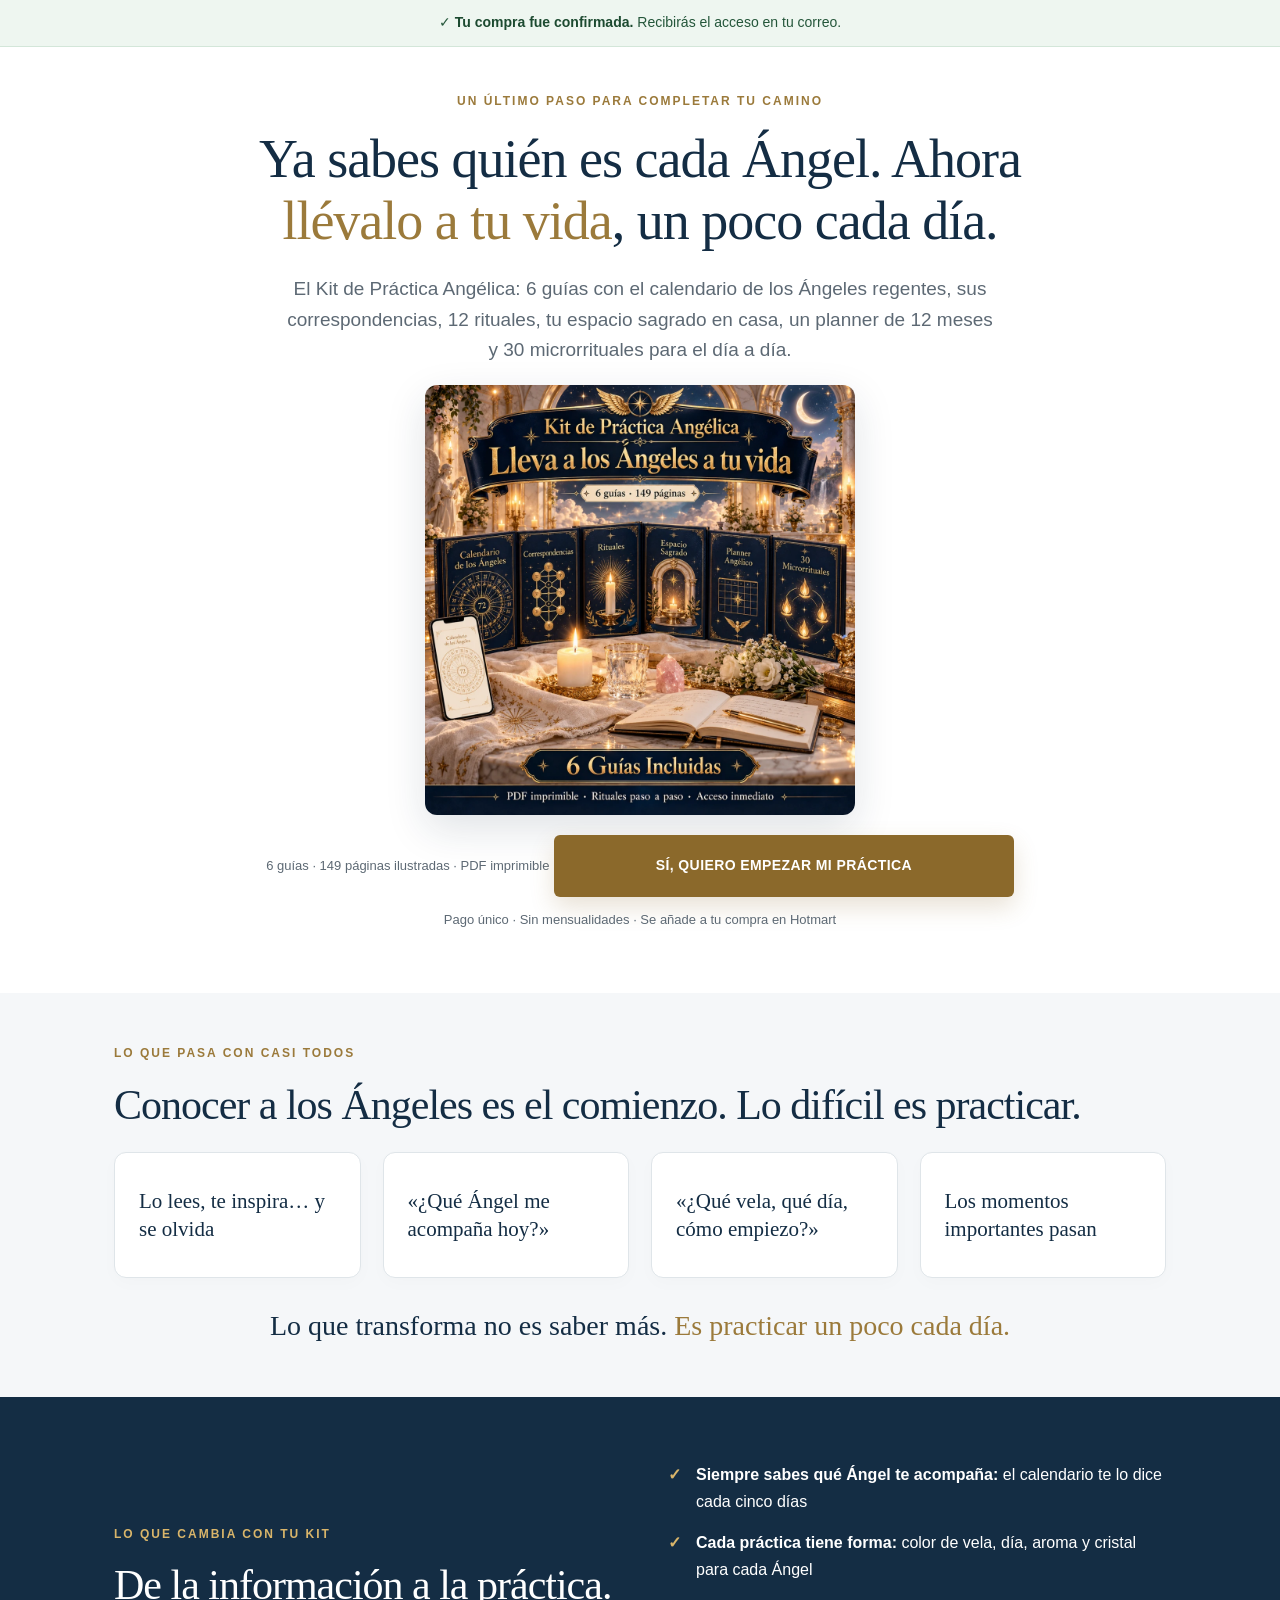
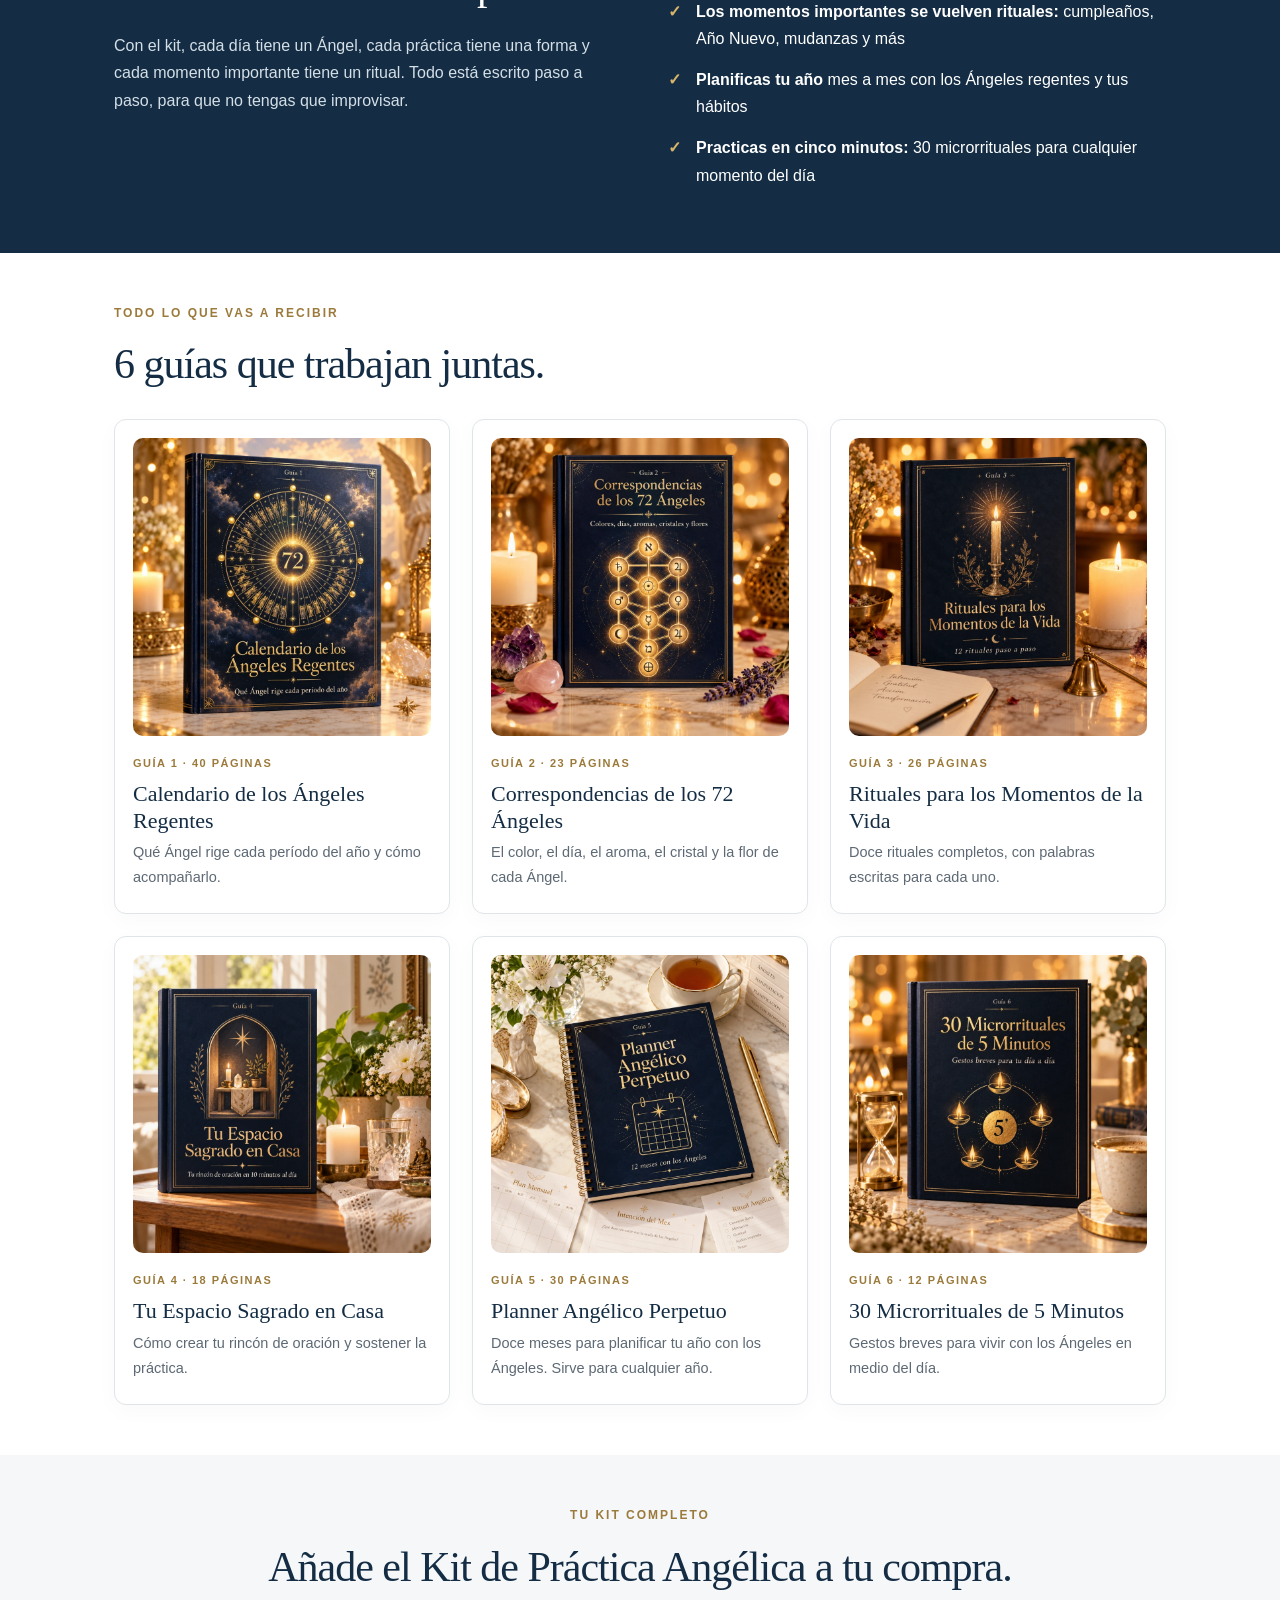
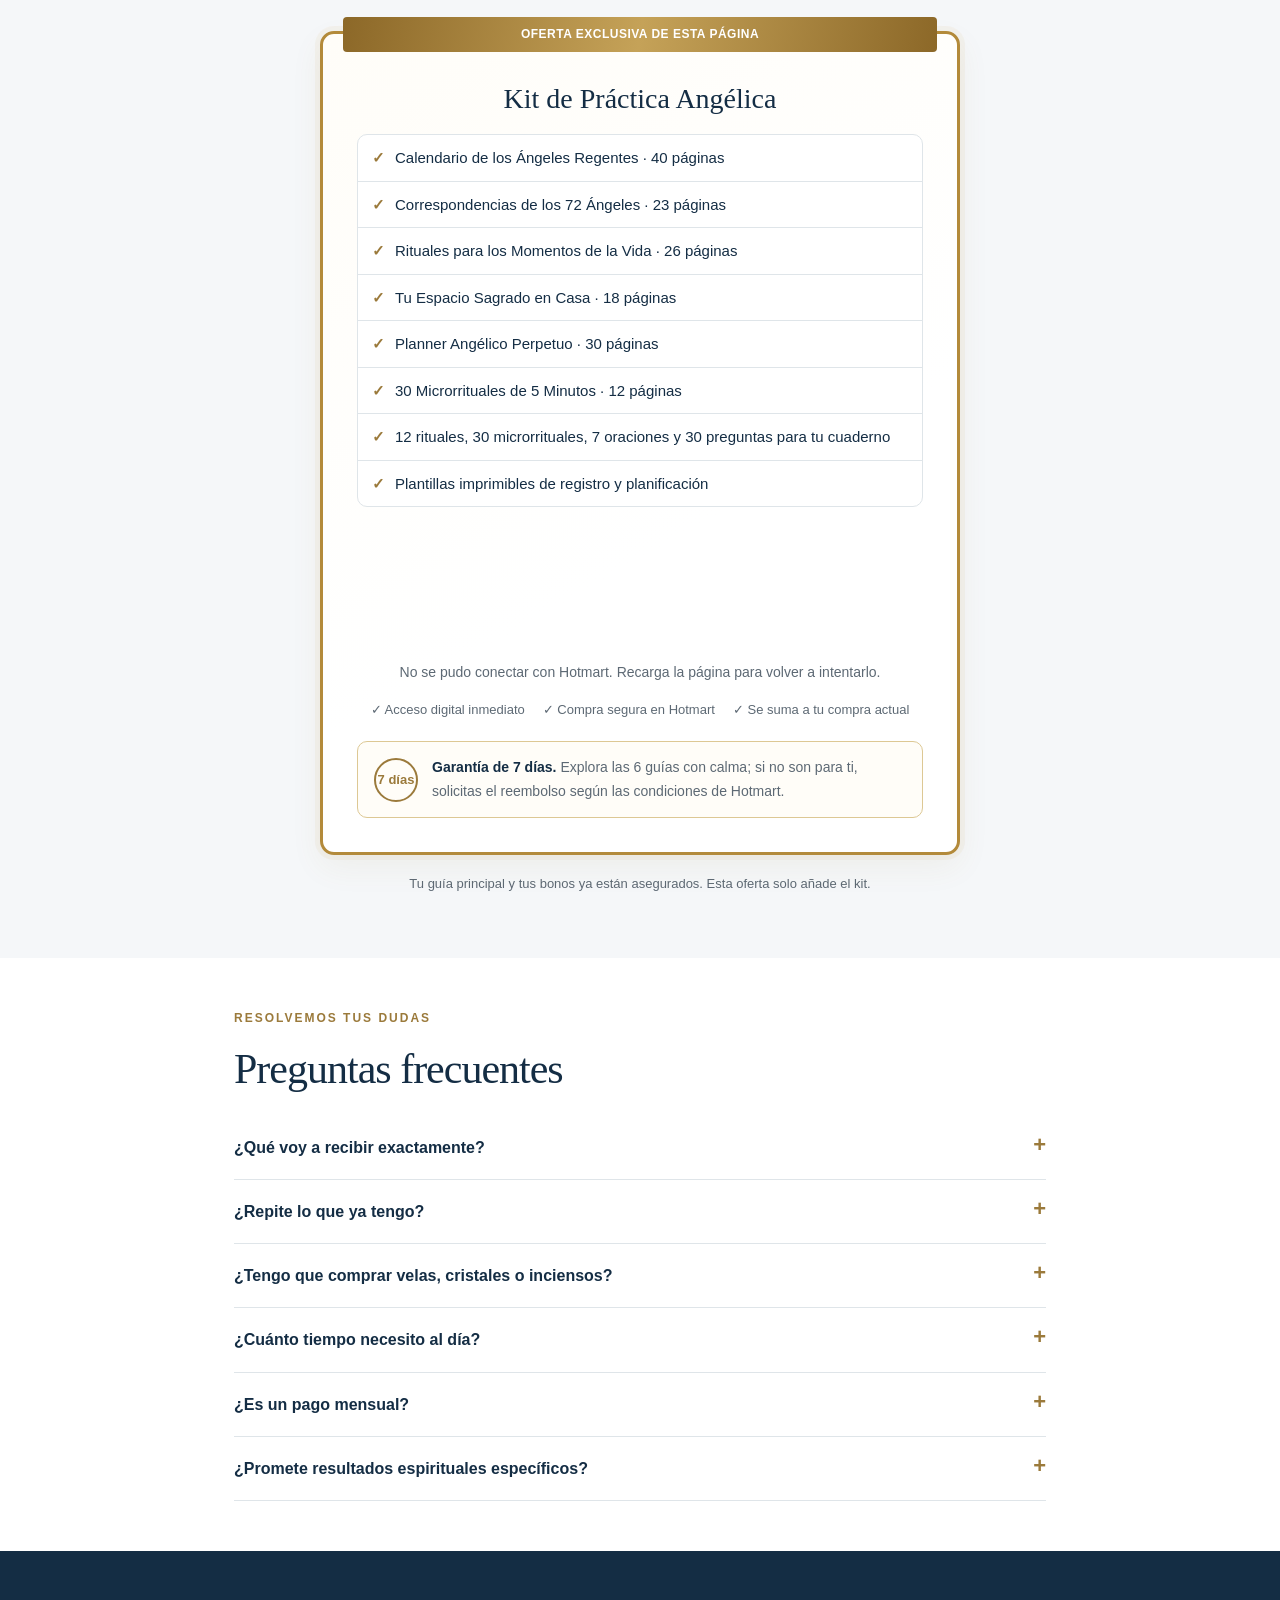
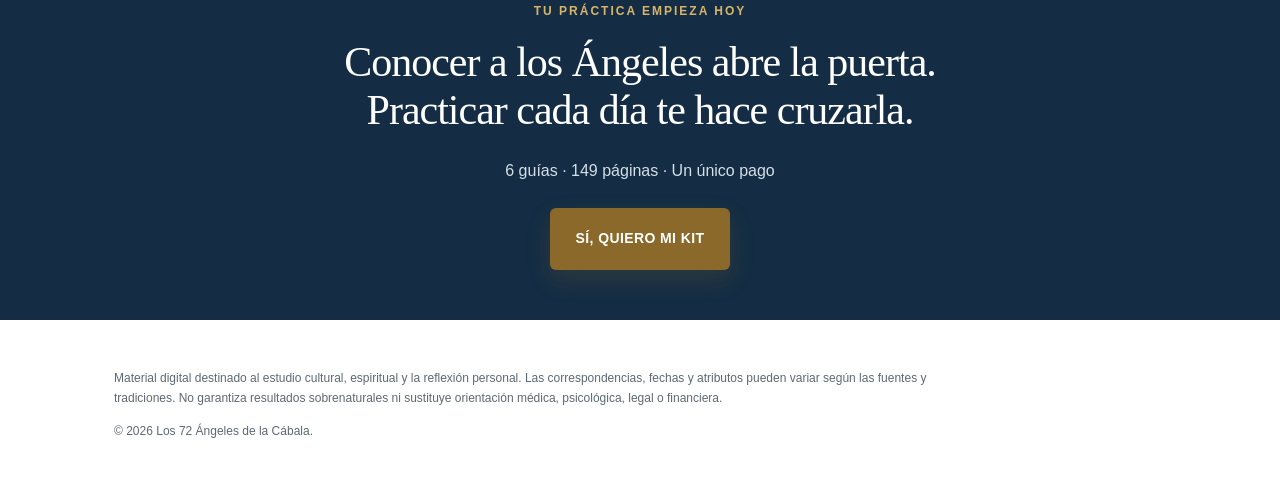
<file: upsell2/index.html>
<!doctype html> <html lang="es"> <head> <meta charset="utf-8"><link rel="preconnect" href="https://connect.facebook.net"><link rel="dns-prefetch" href="https://www.facebook.com"><link rel="preconnect" href="https://cdn.utmify.com.br"> <meta name="viewport" content="width=device-width,initial-scale=1"> <title>Kit de Práctica Angélica · 6 guías para vivir con los 72 Ángeles</title> <meta name="description" content="Oferta exclusiva: Kit de Práctica Angélica con calendario de los Ángeles regentes, correspondencias, rituales, espacio sagrado, planner y microrrituales. 6 guías, 149 páginas."> <meta name="robots" content="noindex"> <link rel="preload" as="image" href="/upsell2/assets/mockup.webp" fetchpriority="high"> <script>!function(e,t,n,c,o,a,f){e.fbq||(o=e.fbq=function(){o.callMethod?o.callMethod.apply(o,arguments):o.queue.push(arguments)},e._fbq||(e._fbq=o),o.push=o,o.loaded=!0,o.version="2.0",o.queue=[],(a=t.createElement(n)).async=!0,a.src="https://connect.facebook.net/en_US/fbevents.js",(f=t.getElementsByTagName(n)[0]).parentNode.insertBefore(a,f))}(window,document,"script"),fbq("init","1791405689657118"),fbq("track","PageView")</script> <script src="https://cdn.utmify.com.br/scripts/pixel/pixel.js" async defer="defer"></script> <script src="https://cdn.utmify.com.br/scripts/utms/latest.js" data-utmify-prevent-xcod-sck data-utmify-prevent-subids async defer="defer"></script> <style>:root{--ink:#142d44;--ink-2:#1d3d5a;--muted:#5d6974;--gold:#9b7a3b;--gold-2:#b38a3a;--soft:#f5f7f9;--cream:#fffdf8;--line:#dfe5e9;--ok:#2f7a4f}*{box-sizing:border-box}html{scroll-behavior:smooth;scroll-padding-top:20px}body{margin:0;font:16px/1.7 Arial,sans-serif;color:var(--ink);background:#fff}img{display:block;max-width:100%;height:auto}a{color:inherit;text-decoration:none}button{font:inherit;cursor:pointer}:focus-visible{outline:3px solid var(--gold);outline-offset:4px}.wrap{max-width:1100px;margin:auto;padding:50px 24px}.narrow{max-width:780px}.center{text-align:center;margin-left:auto;margin-right:auto}.eyebrow{font-size:12px;letter-spacing:2px;font-weight:700;color:var(--gold);margin:0 0 18px}h1,h2{font-family:Georgia,serif;font-weight:400;letter-spacing:-1px;line-height:1.14;margin:0 0 22px;text-wrap:balance}h1{font-size:clamp(34px,4.6vw,54px)}h1 em{color:var(--gold);font-style:normal}h2{font-size:clamp(29px,3.4vw,42px)}h3{font-size:19px;line-height:1.35;margin:10px 0}p{color:var(--muted);margin:12px 0}.lead{font-size:19px;line-height:1.6}.soft{background:var(--soft)}.navy{background:var(--ink);color:#fff}.navy p{color:#d4dfe7}.navy h2{color:#fff}.navy .eyebrow{color:#d9b56a}.meta{font-size:13px;color:var(--muted)}.confirm{background:#eef6f0;border-bottom:1px solid #d3e6d9;color:#24563a;text-align:center;font-size:14px;padding:11px 16px}.confirm b{color:#1c4a30}.button{display:inline-block;border:0;border-radius:6px;background:#8b692b;color:#fff;padding:19px 26px;font-size:14px;font-weight:700;letter-spacing:.4px;text-align:center;transition:background .2s,transform .2s;box-shadow:0 10px 24px #8b692b33}.button:hover{background:#735321;transform:translateY(-2px)}.button.wide{width:100%;max-width:460px}.hero{text-align:center;padding-top:44px}.hero .lead{max-width:720px;margin:0 auto 10px}.hero-mockup{width:100%;max-width:430px;margin:20px auto 6px;border-radius:12px;box-shadow:0 14px 40px #142d4422}.anchor{display:flex;justify-content:center;align-items:baseline;gap:12px;flex-wrap:wrap;margin:18px 0 6px}.anchor s{color:#8a8f96;font-size:18px}.anchor strong{font:44px Georgia,serif;color:var(--ink)}.anchor span{font-size:13px;font-weight:700;color:#7a5b22;background:#f8efdc;border:1px solid #ecd9ae;padding:5px 11px;border-radius:40px}.hero .button{margin-top:14px}.grid{display:grid;gap:22px}.four{grid-template-columns:repeat(4,1fr)}.three{grid-template-columns:repeat(3,1fr)}.card{border:1px solid var(--line);border-radius:12px;background:#fff;padding:24px;box-shadow:0 5px 18px #142d4405}.card h3{font-family:Georgia,serif;font-size:21px;font-weight:400}.card p{font-size:15px}.statement{font-family:Georgia,serif;font-size:clamp(22px,2.6vw,28px);line-height:1.45;text-align:center;color:var(--ink);margin:28px auto 0;max-width:760px}.statement em{color:var(--gold);font-style:normal}.change{display:grid;grid-template-columns:1fr 1fr;gap:56px;align-items:center}.checks{list-style:none;padding:0;margin:0}.checks li{position:relative;padding-left:28px;margin:14px 0}.checks li:before{content:'✓';position:absolute;left:0;color:var(--gold);font-weight:700}.navy .checks li:before{color:#d9b56a}.navy .checks b{color:#fff}.group-title{display:flex;align-items:baseline;gap:14px;flex-wrap:wrap;margin:30px 0 4px}.group-title h3{font:26px Georgia,serif;margin:0}.group-title span{font-size:13px;color:var(--muted)}.guides{display:grid;grid-template-columns:repeat(2,1fr);gap:20px;margin-top:20px}.guide{display:grid;grid-template-columns:110px 1fr;gap:20px;border:1px solid var(--line);border-radius:12px;background:#fff;padding:18px;box-shadow:0 6px 22px #142d4407}.guide img{width:110px;aspect-ratio:3/4;object-fit:cover;border-radius:8px;background:var(--soft)}.guide small{font-size:11px;letter-spacing:1.5px;font-weight:700;color:var(--gold)}.guide h4{font:20px/1.25 Georgia,serif;margin:6px 0 6px}.guide p{font-size:14.5px;margin:6px 0}.guide ul{margin:8px 0 0;padding-left:18px;font-size:14px;color:var(--muted)}.guide li{margin:3px 0}.diff{margin-top:10px!important;font-size:13.5px!important;color:#6a5738!important;background:#fbf6ea;border-left:3px solid #d8bd80;padding:8px 10px;border-radius:0 6px 6px 0}.filter{display:flex;gap:8px;flex-wrap:wrap;justify-content:center;margin:26px 0 8px}.filter button{border:1px solid var(--line);background:#fff;color:var(--ink);padding:8px 14px;border-radius:40px;font-size:14px}.filter button.active{background:var(--ink);color:#fff;border-color:var(--ink)}.samples{display:grid;grid-template-columns:repeat(5,1fr);gap:16px;margin-top:22px}.sample{background:0 0;border:0;padding:0;text-align:left;color:var(--ink)}.sample img{width:100%;aspect-ratio:3/4;object-fit:cover;border:1px solid #e5e0d6;border-radius:6px;background:#fafafa;transition:transform .2s}.sample:hover img{transform:translateY(-4px)}.sample small{display:block;margin-top:9px;font-size:11px;color:var(--gold);letter-spacing:.5px}.sample b{display:block;font-size:14px;line-height:1.35;margin-top:2px}dialog{border:0;border-radius:10px;padding:46px 14px 14px;max-width:min(94vw,760px);width:100%;max-height:94vh;overflow:auto;color:var(--ink)}dialog::backdrop{background:#071d30d9}dialog img{width:100%;height:auto;border-radius:6px;background:var(--soft)}.modal-head{position:absolute;top:10px;left:16px;right:52px;font-size:13px;color:var(--muted);white-space:nowrap;overflow:hidden;text-overflow:ellipsis}.close{position:absolute;right:8px;top:4px;background:0 0;border:0;font-size:30px;line-height:1;color:var(--ink);padding:4px 8px}.modal-nav{display:flex;justify-content:space-between;align-items:center;margin-top:12px;font-size:14px;color:var(--muted)}.modal-nav button{border:1px solid var(--line);background:#fff;border-radius:40px;padding:8px 16px;color:var(--ink)}.step .num{display:inline-flex;width:40px;height:40px;border-radius:50%;align-items:center;justify-content:center;background:var(--ink);color:#fff;font:20px Georgia,serif}.offer{max-width:640px;margin:40px auto 0;border:3px solid var(--gold-2);border-radius:14px;background:linear-gradient(150deg,var(--cream),#fff 60%);padding:44px 34px 34px;position:relative;box-shadow:0 0 0 5px #caa65714,0 12px 32px #93702b12}.ribbon{position:absolute;top:-17px;left:20px;right:20px;background:linear-gradient(100deg,#8c6828,#c5a258,#8c6828);color:#fff;padding:7px 12px;border-radius:4px;font-size:12px;letter-spacing:.5px;text-align:center;font-weight:700}.offer h3{font:28px/1.2 Georgia,serif;text-align:center;margin:4px 0 18px}.stack{list-style:none;padding:0;margin:0 0 20px;border:1px solid var(--line);border-radius:10px;background:#fff}.stack li{padding:10px 14px;border-bottom:1px solid var(--line);font-size:15px;display:flex;gap:10px}.stack li:last-child{border-bottom:0}.stack li:before{content:'✓';color:var(--gold);font-weight:700}.price-box{text-align:center}.price-box s{color:#8a8f96;font-size:17px}.price-box .price{font:62px/1.1 Georgia,serif;color:var(--ink);margin:4px 0}.price-box .price small{font-size:24px;vertical-align:24px;margin-right:2px}.price-box .tag{display:inline-block;font-size:13px;font-weight:700;color:#7a5b22;background:#f8efdc;border:1px solid #ecd9ae;padding:5px 12px;border-radius:40px}#hotmart-sales-funnel{margin:22px 0 6px;min-height:120px}.widget-status{text-align:center;font-size:14px;color:var(--muted)}.trust{display:flex;justify-content:center;gap:8px 18px;flex-wrap:wrap;font-size:13px;color:var(--muted);margin-top:14px}.guarantee{display:flex;gap:14px;align-items:center;margin-top:20px;padding:14px 16px;border:1px solid #ddc894;border-radius:10px;background:#fffdf8;font-size:14px;color:var(--muted)}.guarantee .seal{flex:none;width:44px;height:44px;border-radius:50%;border:2px solid var(--gold);color:var(--gold);display:flex;align-items:center;justify-content:center;font:700 13px Arial}.guarantee strong{color:var(--ink)}.faq{max-width:860px}details{border-bottom:1px solid var(--line);padding:18px 0}summary{cursor:pointer;font-weight:600;list-style:none;display:flex;justify-content:space-between;gap:20px}summary::-webkit-details-marker{display:none}summary:after{content:'+';color:var(--gold);font-size:22px;line-height:1}details[open] summary:after{content:'−'}details p{padding-right:30px}.closing{text-align:center}.closing h2{max-width:760px;margin-left:auto;margin-right:auto}footer{max-width:1100px;margin:auto;padding:36px 24px 44px;font-size:12px;color:var(--muted)}footer p{font-size:12px;max-width:860px}@media(min-width:1000px){.guides{grid-template-columns:repeat(3,1fr)}.guide{grid-template-columns:90px 1fr;gap:14px}.guide img{width:90px}}@media(max-width:900px){.four{grid-template-columns:repeat(2,1fr)}.samples{grid-template-columns:repeat(3,1fr)}.change{grid-template-columns:1fr;gap:28px}.guides{grid-template-columns:1fr}}@media(max-width:650px){.wrap{padding:38px 20px}.hero{padding-top:30px}h1{font-size:33px;line-height:1.18}h2{font-size:28px}.lead{font-size:17px}.eyebrow{font-size:11px;letter-spacing:1.5px}.four,.three{grid-template-columns:1fr}.samples{grid-template-columns:repeat(2,1fr);gap:12px}.guide{grid-template-columns:96px 1fr;gap:14px;padding:14px}.guide img{width:96px}.offer{padding:40px 18px 24px}.button{width:100%}.anchor strong{font-size:38px}}.guide{display:flex!important;flex-direction:column;gap:12px!important;padding:14px!important}.guide img{width:100%!important;height:auto;aspect-ratio:1/1;object-fit:cover;border-radius:10px}@media(min-width:1000px){.guides{grid-template-columns:repeat(3,1fr)!important}}@media(max-width:650px){.guides{grid-template-columns:1fr!important}}.carousel{position:relative;margin-top:26px}.track{display:flex;gap:16px;overflow-x:auto;scroll-snap-type:x mandatory;padding:4px 2px 14px;scrollbar-width:none}.track::-webkit-scrollbar{display:none}.slide{flex:0 0 calc((100% - 32px)/ 3);scroll-snap-align:start;background:0 0;border:0;padding:0;cursor:zoom-in}.slide img{width:100%;height:auto;border-radius:8px;border:1px solid #e5e0d6;box-shadow:0 10px 26px #142d4418;background:#fafafa}.cnav{position:absolute;top:50%;transform:translateY(-50%);width:44px;height:44px;border-radius:50%;border:1px solid var(--line);background:#fff;color:var(--ink);font-size:24px;line-height:1;box-shadow:0 6px 18px #142d4422;z-index:2}.cnav.prev{left:-10px}.cnav.next{right:-10px}@media(max-width:900px){.slide{flex-basis:70%}}@media(max-width:650px){.slide{flex-basis:86%}.cnav{width:38px;height:38px;font-size:20px}.cnav.prev{left:-4px}.cnav.next{right:-4px}}@media(prefers-reduced-motion:reduce){html{scroll-behavior:auto}*{transition:none!important}}.hero{overflow-x:clip}.fan{position:relative;height:320px;max-width:660px;margin:18px auto 6px}.fan img{position:absolute;width:30%;max-width:220px;border-radius:6px;box-shadow:0 18px 40px #0d203344;border:1px solid #c9a75e55}.fan img:first-child{left:0;top:56px;transform:rotate(-12deg)}.fan img:nth-child(2){left:13%;top:30px;transform:rotate(-7deg);z-index:2}.fan img:nth-child(3){left:27%;top:14px;transform:rotate(-2deg);z-index:3}.fan img:nth-child(4){left:42%;top:14px;transform:rotate(2deg);z-index:4}.fan img:nth-child(5){left:56%;top:30px;transform:rotate(7deg);z-index:5}.fan img:nth-child(6){left:70%;top:56px;transform:rotate(12deg);z-index:6}.pages-badge{display:inline-block;margin-top:6px;font-size:13px;color:var(--muted)}.journey{display:grid;grid-template-columns:1fr auto 1fr auto 1fr;gap:14px;align-items:stretch;margin-top:30px}.journey .card{text-align:center}.journey .arrow{display:flex;align-items:center;color:var(--gold);font-size:26px}.journey .card.now{border:2px solid var(--gold-2);background:var(--cream)}.journey small{display:block;font-size:11px;letter-spacing:1.5px;font-weight:700;color:var(--gold)}.kit{display:grid;grid-template-columns:repeat(2,1fr);gap:22px;margin-top:30px}.kitem{display:grid;grid-template-columns:120px 1fr;gap:20px;border:1px solid var(--line);border-radius:12px;background:#fff;padding:18px;box-shadow:0 6px 22px #142d4407}.kitem img{width:120px;border-radius:6px;box-shadow:0 8px 20px #0d203322}.kitem small{font-size:11px;letter-spacing:1.5px;font-weight:700;color:var(--gold)}.kitem h4{font:22px/1.2 Georgia,serif;margin:6px 0}.kitem p{font-size:14.5px;margin:6px 0}.kitem ul{margin:8px 0 0;padding-left:18px;font-size:14px;color:var(--muted)}.kitem li{margin:3px 0}.chips{display:flex;flex-wrap:wrap;gap:8px;margin-top:18px}.chips span{background:#fff;border:1px solid var(--line);border-radius:40px;padding:7px 13px;font-size:14px}.gallery{display:grid;grid-template-columns:repeat(4,1fr);gap:16px;margin-top:26px}.kitem{display:flex!important;flex-direction:column;gap:12px!important}.kitem img{width:100%!important;height:auto;aspect-ratio:1/1;object-fit:cover;border-radius:10px;box-shadow:none!important}@media(min-width:1000px){.kit{grid-template-columns:repeat(3,1fr)!important}}@media(max-width:900px){.kit{grid-template-columns:1fr}.gallery{grid-template-columns:repeat(2,1fr)}.journey{grid-template-columns:1fr}.journey .arrow{justify-content:center;transform:rotate(90deg)}}@media(max-width:650px){.fan{height:230px}.fan img{width:32%}.kitem{grid-template-columns:100px 1fr;gap:14px;padding:14px}.kitem img{width:100px}}</style> </head> <body> <noscript><img height="1" width="1" style="display:none" alt="" src="https://www.facebook.com/tr?id=1791405689657118&ev=PageView&noscript=1"></noscript> <div class="confirm">✓ <b>Tu compra fue confirmada.</b> Recibirás el acceso en tu correo.</div> <main> <section class="wrap hero"> <p class="eyebrow">UN ÚLTIMO PASO PARA COMPLETAR TU CAMINO</p> <h1>Ya sabes quién es cada Ángel. Ahora <em>llévalo a tu vida</em>, un poco cada día.</h1> <p class="lead">El Kit de Práctica Angélica: 6 guías con el calendario de los Ángeles regentes, sus correspondencias, 12 rituales, tu espacio sagrado en casa, un planner de 12 meses y 30 microrrituales para el día a día.</p> <img class="hero-mockup" src="/upsell2/assets/mockup.webp" alt="Kit de Práctica Angélica: las seis guías" fetchpriority="high"> <span class="pages-badge">6 guías · 149 páginas ilustradas · PDF imprimible</span> <a class="button wide" href="#oferta">SÍ, QUIERO EMPEZAR MI PRÁCTICA</a> <p class="meta">Pago único · Sin mensualidades · Se añade a tu compra en Hotmart</p> </section> <section class="soft"><div class="wrap"> <p class="eyebrow">LO QUE PASA CON CASI TODOS</p> <h2>Conocer a los Ángeles es el comienzo. Lo difícil es practicar.</h2> <div class="grid four"> <article class="card"><h3>Lo lees, te inspira… y se olvida</h3></article> <article class="card"><h3>«¿Qué Ángel me acompaña hoy?»</h3></article> <article class="card"><h3>«¿Qué vela, qué día, cómo empiezo?»</h3></article> <article class="card"><h3>Los momentos importantes pasan</h3></article> </div> <p class="statement">Lo que transforma no es saber más. <em>Es practicar un poco cada día.</em></p> </div></section> <section class="navy"><div class="wrap change"> <div> <p class="eyebrow">LO QUE CAMBIA CON TU KIT</p> <h2>De la información a la práctica.</h2> <p>Con el kit, cada día tiene un Ángel, cada práctica tiene una forma y cada momento importante tiene un ritual. Todo está escrito paso a paso, para que no tengas que improvisar.</p> </div> <ul class="checks"> <li><b>Siempre sabes qué Ángel te acompaña:</b> el calendario te lo dice cada cinco días</li> <li><b>Cada práctica tiene forma:</b> color de vela, día, aroma y cristal para cada Ángel</li> <li><b>Los momentos importantes se vuelven rituales:</b> cumpleaños, Año Nuevo, mudanzas y más</li> <li><b>Planificas tu año</b> mes a mes con los Ángeles regentes y tus hábitos</li> <li><b>Practicas en cinco minutos:</b> 30 microrrituales para cualquier momento del día</li> </ul> </div></section> <section class="wrap" id="kit"> <p class="eyebrow">TODO LO QUE VAS A RECIBIR</p> <h2>6 guías que trabajan juntas.</h2> <div class="kit"> <article class="kitem"><img src="/upsell2/assets/guia-1.webp" width="900" height="900" loading="lazy" alt="Portada del Calendario de los Ángeles Regentes"><div><small>GUÍA 1 · 40 PÁGINAS</small><h4>Calendario de los Ángeles Regentes</h4><p>Qué Ángel rige cada período del año y cómo acompañarlo.</p></div></article> <article class="kitem"><img src="/upsell2/assets/guia-2.webp" width="900" height="900" loading="lazy" alt="Portada de Correspondencias de los 72 Ángeles"><div><small>GUÍA 2 · 23 PÁGINAS</small><h4>Correspondencias de los 72 Ángeles</h4><p>El color, el día, el aroma, el cristal y la flor de cada Ángel.</p></div></article> <article class="kitem"><img src="/upsell2/assets/guia-3.webp" width="900" height="900" loading="lazy" alt="Portada de Rituales para los Momentos de la Vida"><div><small>GUÍA 3 · 26 PÁGINAS</small><h4>Rituales para los Momentos de la Vida</h4><p>Doce rituales completos, con palabras escritas para cada uno.</p></div></article> <article class="kitem"><img src="/upsell2/assets/guia-4.webp" width="900" height="900" loading="lazy" alt="Portada de Tu Espacio Sagrado en Casa"><div><small>GUÍA 4 · 18 PÁGINAS</small><h4>Tu Espacio Sagrado en Casa</h4><p>Cómo crear tu rincón de oración y sostener la práctica.</p></div></article> <article class="kitem"><img src="/upsell2/assets/guia-5.webp" width="900" height="900" loading="lazy" alt="Portada del Planner Angélico Perpetuo"><div><small>GUÍA 5 · 30 PÁGINAS</small><h4>Planner Angélico Perpetuo</h4><p>Doce meses para planificar tu año con los Ángeles. Sirve para cualquier año.</p></div></article> <article class="kitem"><img src="/upsell2/assets/guia-6.webp" width="900" height="900" loading="lazy" alt="Portada de 30 Microrrituales de 5 Minutos"><div><small>GUÍA 6 · 12 PÁGINAS</small><h4>30 Microrrituales de 5 Minutos</h4><p>Gestos breves para vivir con los Ángeles en medio del día.</p></div></article> </div> </section> <section class="soft" id="oferta"><div class="wrap"> <p class="eyebrow" style="text-align:center">TU KIT COMPLETO</p> <h2 style="text-align:center">Añade el Kit de Práctica Angélica a tu compra.</h2> <div class="offer"> <div class="ribbon">OFERTA EXCLUSIVA DE ESTA PÁGINA</div> <h3>Kit de Práctica Angélica</h3> <ul class="stack"> <li>Calendario de los Ángeles Regentes · 40 páginas</li> <li>Correspondencias de los 72 Ángeles · 23 páginas</li> <li>Rituales para los Momentos de la Vida · 26 páginas</li> <li>Tu Espacio Sagrado en Casa · 18 páginas</li> <li>Planner Angélico Perpetuo · 30 páginas</li> <li>30 Microrrituales de 5 Minutos · 12 páginas</li> <li>12 rituales, 30 microrrituales, 7 oraciones y 30 preguntas para tu cuaderno</li> <li>Plantillas imprimibles de registro y planificación</li> </ul> <div id="hotmart-sales-funnel"></div> <p class="widget-status" id="widget-status" role="status">Cargando tu oferta en Hotmart…</p> <div class="trust"><span>✓ Acceso digital inmediato</span><span>✓ Compra segura en Hotmart</span><span>✓ Se suma a tu compra actual</span></div> <div class="guarantee"><span class="seal">7 días</span><div><strong>Garantía de 7 días.</strong> Explora las 6 guías con calma; si no son para ti, solicitas el reembolso según las condiciones de Hotmart.</div></div> </div> <p class="meta" style="text-align:center;margin-top:18px">Tu guía principal y tus bonos ya están asegurados. Esta oferta solo añade el kit.</p> </div></section> <section class="wrap faq"> <p class="eyebrow">RESOLVEMOS TUS DUDAS</p> <h2>Preguntas frecuentes</h2> <details><summary>¿Qué voy a recibir exactamente?</summary><p>Seis guías en PDF, con 149 páginas en total: Calendario de los Ángeles Regentes, Correspondencias de los 72 Ángeles, Rituales para los Momentos de la Vida, Tu Espacio Sagrado en Casa, Planner Angélico Perpetuo y 30 Microrrituales de 5 Minutos.</p></details> <details><summary>¿Repite lo que ya tengo?</summary><p>No. Tu guía principal te presenta a cada Ángel. El kit se dedica a la práctica: en qué período del año está cada uno, qué elementos usar, qué rituales hacer, cómo preparar tu espacio y cómo planificar tu año.</p></details> <details><summary>¿Tengo que comprar velas, cristales o inciensos?</summary><p>No. Todo es opcional y el kit incluye alternativas para practicar con lo que ya tienes en casa. Una vela blanca y un vaso de agua son suficientes para empezar.</p></details> <details><summary>¿Cuánto tiempo necesito al día?</summary><p>Entre cinco y diez minutos. Tienes una rutina diaria guiada de diez minutos y 30 microrrituales de cinco minutos para los días con poco tiempo.</p></details> <details><summary>¿Es un pago mensual?</summary><p>No. Es un único pago, sin mensualidades.</p></details> <details><summary>¿Promete resultados espirituales específicos?</summary><p>No. Las prácticas del kit son simbólicas y reflexivas, y no garantizan acontecimientos ni resultados concretos. Las velas deben usarse siempre con precaución.</p></details> </section> <section class="navy closing"><div class="wrap"> <p class="eyebrow">TU PRÁCTICA EMPIEZA HOY</p> <h2>Conocer a los Ángeles abre la puerta.<br>Practicar cada día te hace cruzarla.</h2> <p>6 guías · 149 páginas · Un único pago</p> <a class="button" href="#oferta" style="margin-top:12px">SÍ, QUIERO MI KIT</a> </div></section> </main> <footer> <p>Material digital destinado al estudio cultural, espiritual y la reflexión personal. Las correspondencias, fechas y atributos pueden variar según las fuentes y tradiciones. No garantiza resultados sobrenaturales ni sustituye orientación médica, psicológica, legal o financiera.</p> <p>© 2026 Los 72 Ángeles de la Cábala.</p> </footer> <script>!function(){var e=document.getElementById("hotmart-sales-funnel"),t=document.getElementById("widget-status"),n=!1;var a=document.createElement("script");a.src="https://checkout.hotmart.com/lib/hotmart-checkout-elements.js",a.async=!0,a.onload=function(){if(!n&&window.checkoutElements)try{window.checkoutElements.init("salesFunnel").mount("#hotmart-sales-funnel"),n=!0}catch(e){t.textContent="No se pudo cargar la oferta. Intenta recargar esta página desde tu compra."}},a.onerror=function(){t.textContent="No se pudo conectar con Hotmart. Recarga la página para volver a intentarlo."},document.body.appendChild(a),new MutationObserver(function(){e.children.length&&(t.hidden=!0)}).observe(e,{childList:!0}),setTimeout(function(){e.children.length||(t.textContent="Esta oferta se activa al llegar desde tu compra en Hotmart. Si ya compraste, vuelve al enlace de continuación de tu compra.")},12e3)}()</script> </body> </html>
</file>
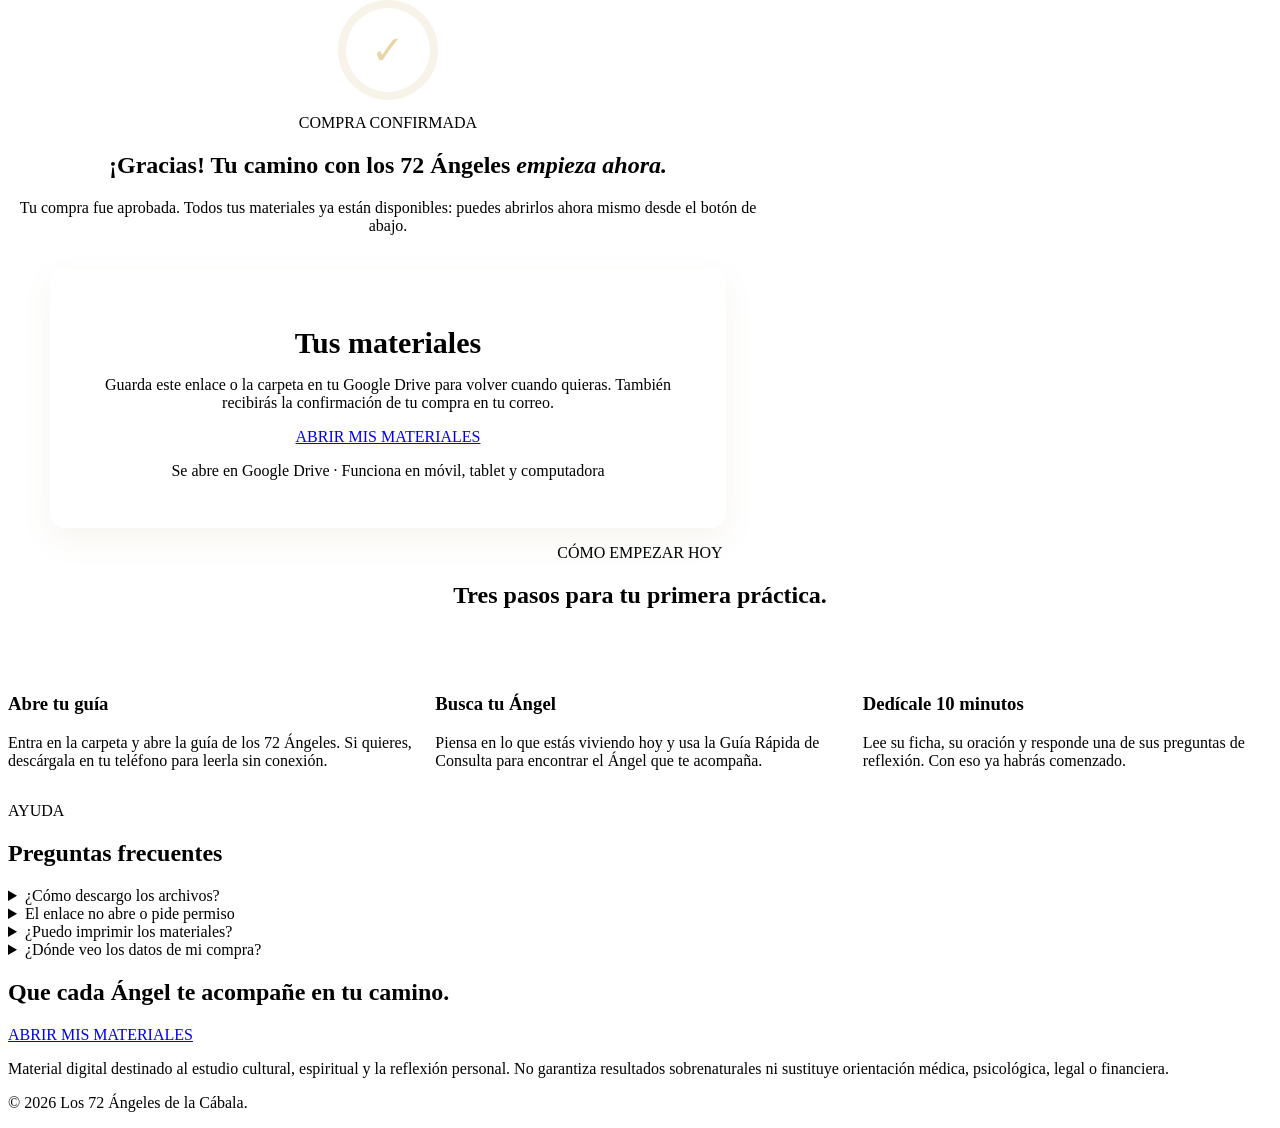
<file: src/obrigado.tpl.html>
<!doctype html>
<html lang="es">
<head>
<meta charset="utf-8">
<meta name="viewport" content="width=device-width, initial-scale=1.0">
<title>¡Gracias! · Tu acceso a Los 72 Ángeles de la Cábala</title>
<meta name="robots" content="noindex">
<!-- Meta Pixel -->
<script>
!function(f,b,e,v,n,t,s){if(f.fbq)return;n=f.fbq=function(){n.callMethod?
n.callMethod.apply(n,arguments):n.queue.push(arguments)};
if(!f._fbq)f._fbq=n;n.push=n;n.loaded=!0;n.version='2.0';
n.queue=[];t=b.createElement(e);t.async=!0;
t.src=v;s=b.getElementsByTagName(e)[0];
s.parentNode.insertBefore(t,s)}(window,document,'script',
'https://connect.facebook.net/en_US/fbevents.js');
fbq('init','1791405689657118');
fbq('track','PageView');
</script>
<!-- UTMify -->
<script src="https://cdn.utmify.com.br/scripts/pixel/pixel.js" async defer></script>
<style>
/*BASE_CSS*/
.thanks{text-align:center;max-width:760px}
.seal-big{width:84px;height:84px;margin:0 auto 22px;border-radius:50%;background:var(--ink);color:#e8d6a6;display:flex;align-items:center;justify-content:center;font-size:40px;box-shadow:0 0 0 8px #c9a75e22}
.access{max-width:620px;margin:34px auto 0;border:3px solid var(--gold-2);border-radius:14px;background:linear-gradient(150deg,var(--cream),#fff 60%);padding:32px 28px;text-align:center;box-shadow:0 12px 32px #93702b12}
.access h2{font-size:30px;margin-bottom:10px}
.access .button{margin-top:14px}
.steps3{display:grid;grid-template-columns:repeat(3,1fr);gap:18px;margin-top:26px}
.steps3 .num{display:inline-flex;width:40px;height:40px;border-radius:50%;align-items:center;justify-content:center;background:var(--ink);color:#fff;font:20px Georgia,serif}
.help{max-width:760px}
@media(max-width:760px){.steps3{grid-template-columns:1fr}}
</style>
</head>
<body>
<noscript><img height="1" width="1" style="display:none" alt="" src="https://www.facebook.com/tr?id=1791405689657118&ev=PageView&noscript=1"></noscript>
<main>
<section class="wrap thanks center">
  <div class="seal-big" aria-hidden="true">✓</div>
  <p class="eyebrow">COMPRA CONFIRMADA</p>
  <h1>¡Gracias! Tu camino con los 72 Ángeles <em>empieza ahora.</em></h1>
  <p class="lead">Tu compra fue aprobada. Todos tus materiales ya están disponibles: puedes abrirlos ahora mismo desde el botón de abajo.</p>
  <div class="access">
    <h2>Tus materiales</h2>
    <p>Guarda este enlace o la carpeta en tu Google Drive para volver cuando quieras. También recibirás la confirmación de tu compra en tu correo.</p>
    <a class="button wide" href="https://drive.google.com/drive/folders/16eddTtuSACBblQIAmESdJ-ztlAa-psyb" target="_blank" rel="noopener">ABRIR MIS MATERIALES</a>
    <p class="meta">Se abre en Google Drive · Funciona en móvil, tablet y computadora</p>
  </div>
</section>

<section class="soft"><div class="wrap">
  <p class="eyebrow center" style="text-align:center">CÓMO EMPEZAR HOY</p>
  <h2 class="center" style="text-align:center">Tres pasos para tu primera práctica.</h2>
  <div class="steps3">
    <article class="card"><span class="num">1</span><h3>Abre tu guía</h3><p>Entra en la carpeta y abre la guía de los 72 Ángeles. Si quieres, descárgala en tu teléfono para leerla sin conexión.</p></article>
    <article class="card"><span class="num">2</span><h3>Busca tu Ángel</h3><p>Piensa en lo que estás viviendo hoy y usa la Guía Rápida de Consulta para encontrar el Ángel que te acompaña.</p></article>
    <article class="card"><span class="num">3</span><h3>Dedícale 10 minutos</h3><p>Lee su ficha, su oración y responde una de sus preguntas de reflexión. Con eso ya habrás comenzado.</p></article>
  </div>
</div></section>

<section class="wrap faq help">
  <p class="eyebrow">AYUDA</p>
  <h2>Preguntas frecuentes</h2>
  <details><summary>¿Cómo descargo los archivos?</summary><p>En Google Drive, toca los tres puntos junto a cada archivo y elige «Descargar». En la computadora, también puedes seleccionar varios archivos y descargarlos juntos.</p></details>
  <details><summary>El enlace no abre o pide permiso</summary><p>Intenta abrirlo desde otro navegador o con tu cuenta de Google iniciada. Si sigue sin abrir, escríbenos por el correo de soporte de tu compra en Hotmart.</p></details>
  <details><summary>¿Puedo imprimir los materiales?</summary><p>Sí, para tu uso personal.</p></details>
  <details><summary>¿Dónde veo los datos de mi compra?</summary><p>En el correo de confirmación de Hotmart y en tu cuenta de Hotmart, en la sección de compras.</p></details>
</section>

<section class="navy closing"><div class="wrap">
  <h2>Que cada Ángel te acompañe en tu camino.</h2>
  <a class="button" href="https://drive.google.com/drive/folders/16eddTtuSACBblQIAmESdJ-ztlAa-psyb" target="_blank" rel="noopener" style="margin-top:12px">ABRIR MIS MATERIALES</a>
</div></section>
</main>
<footer>
  <p>Material digital destinado al estudio cultural, espiritual y la reflexión personal. No garantiza resultados sobrenaturales ni sustituye orientación médica, psicológica, legal o financiera.</p>
  <p>© 2026 Los 72 Ángeles de la Cábala.</p>
</footer>
</body>
</html>
</file>
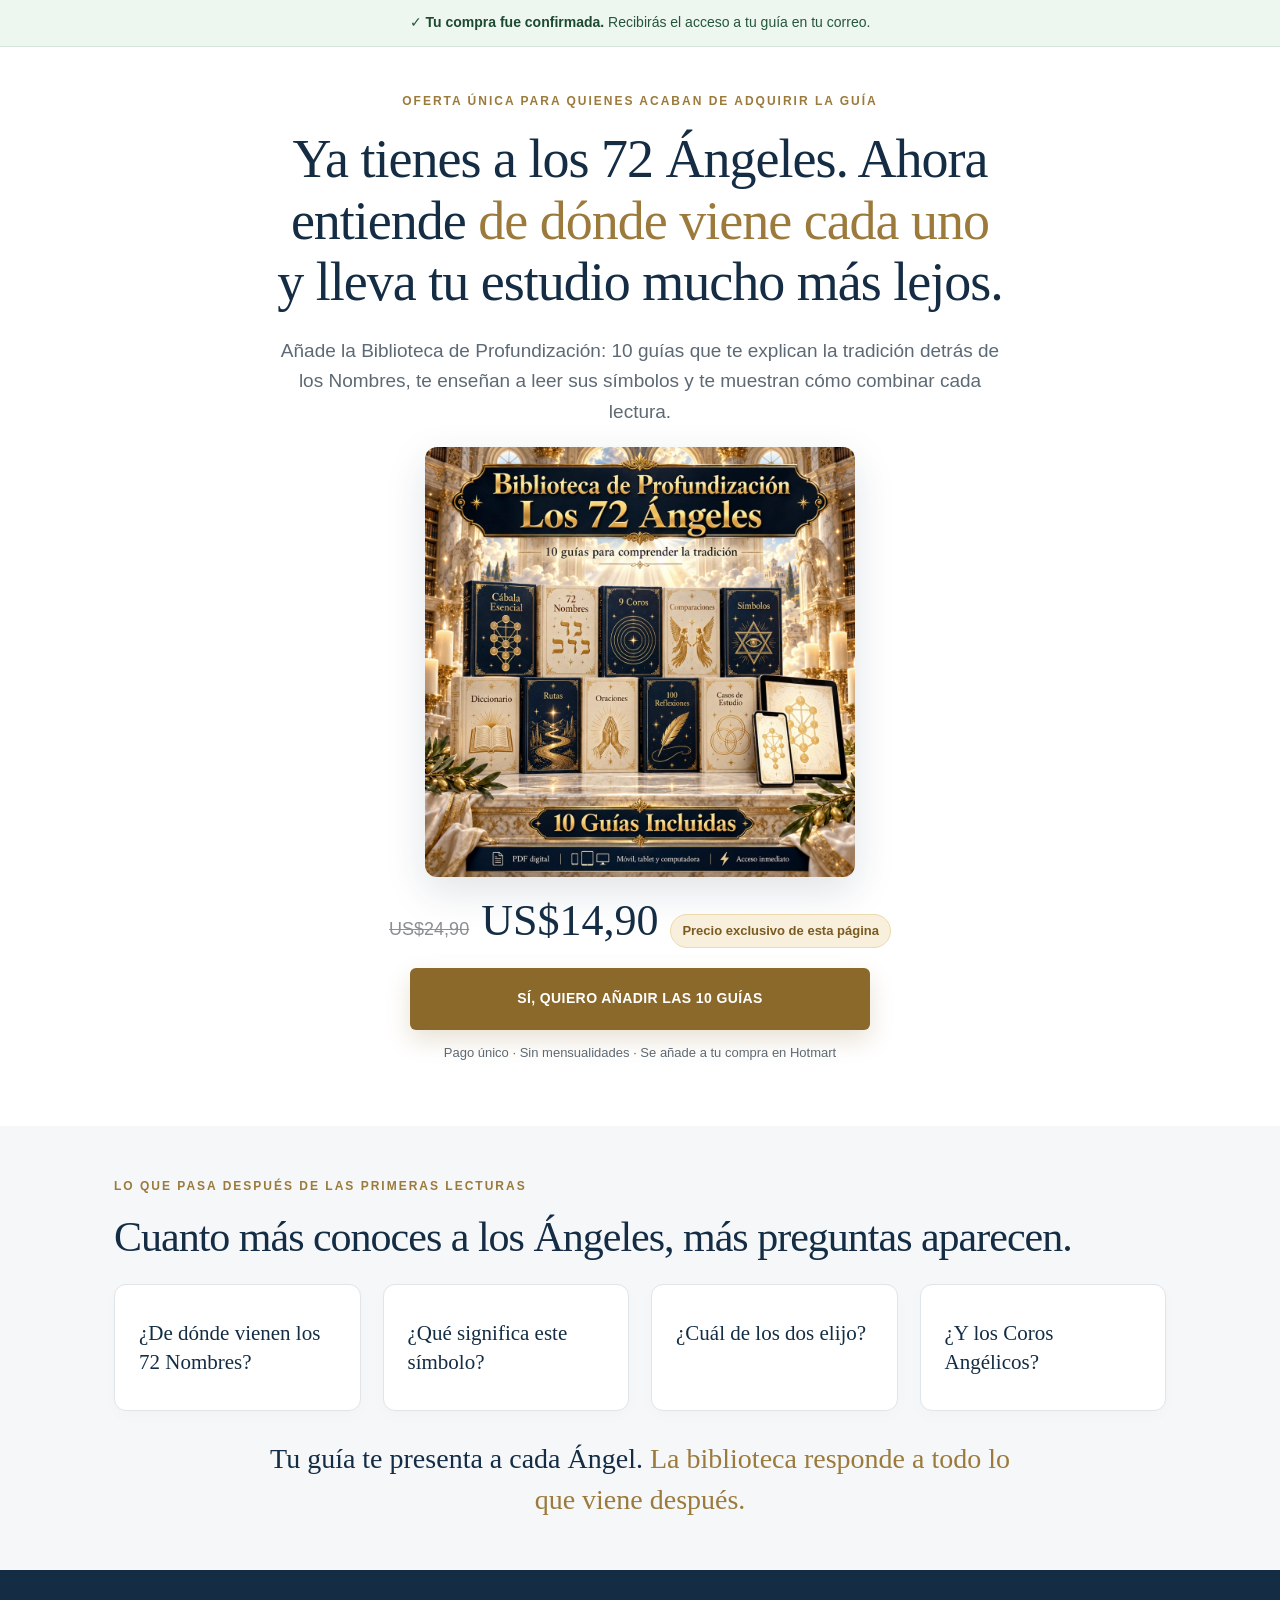
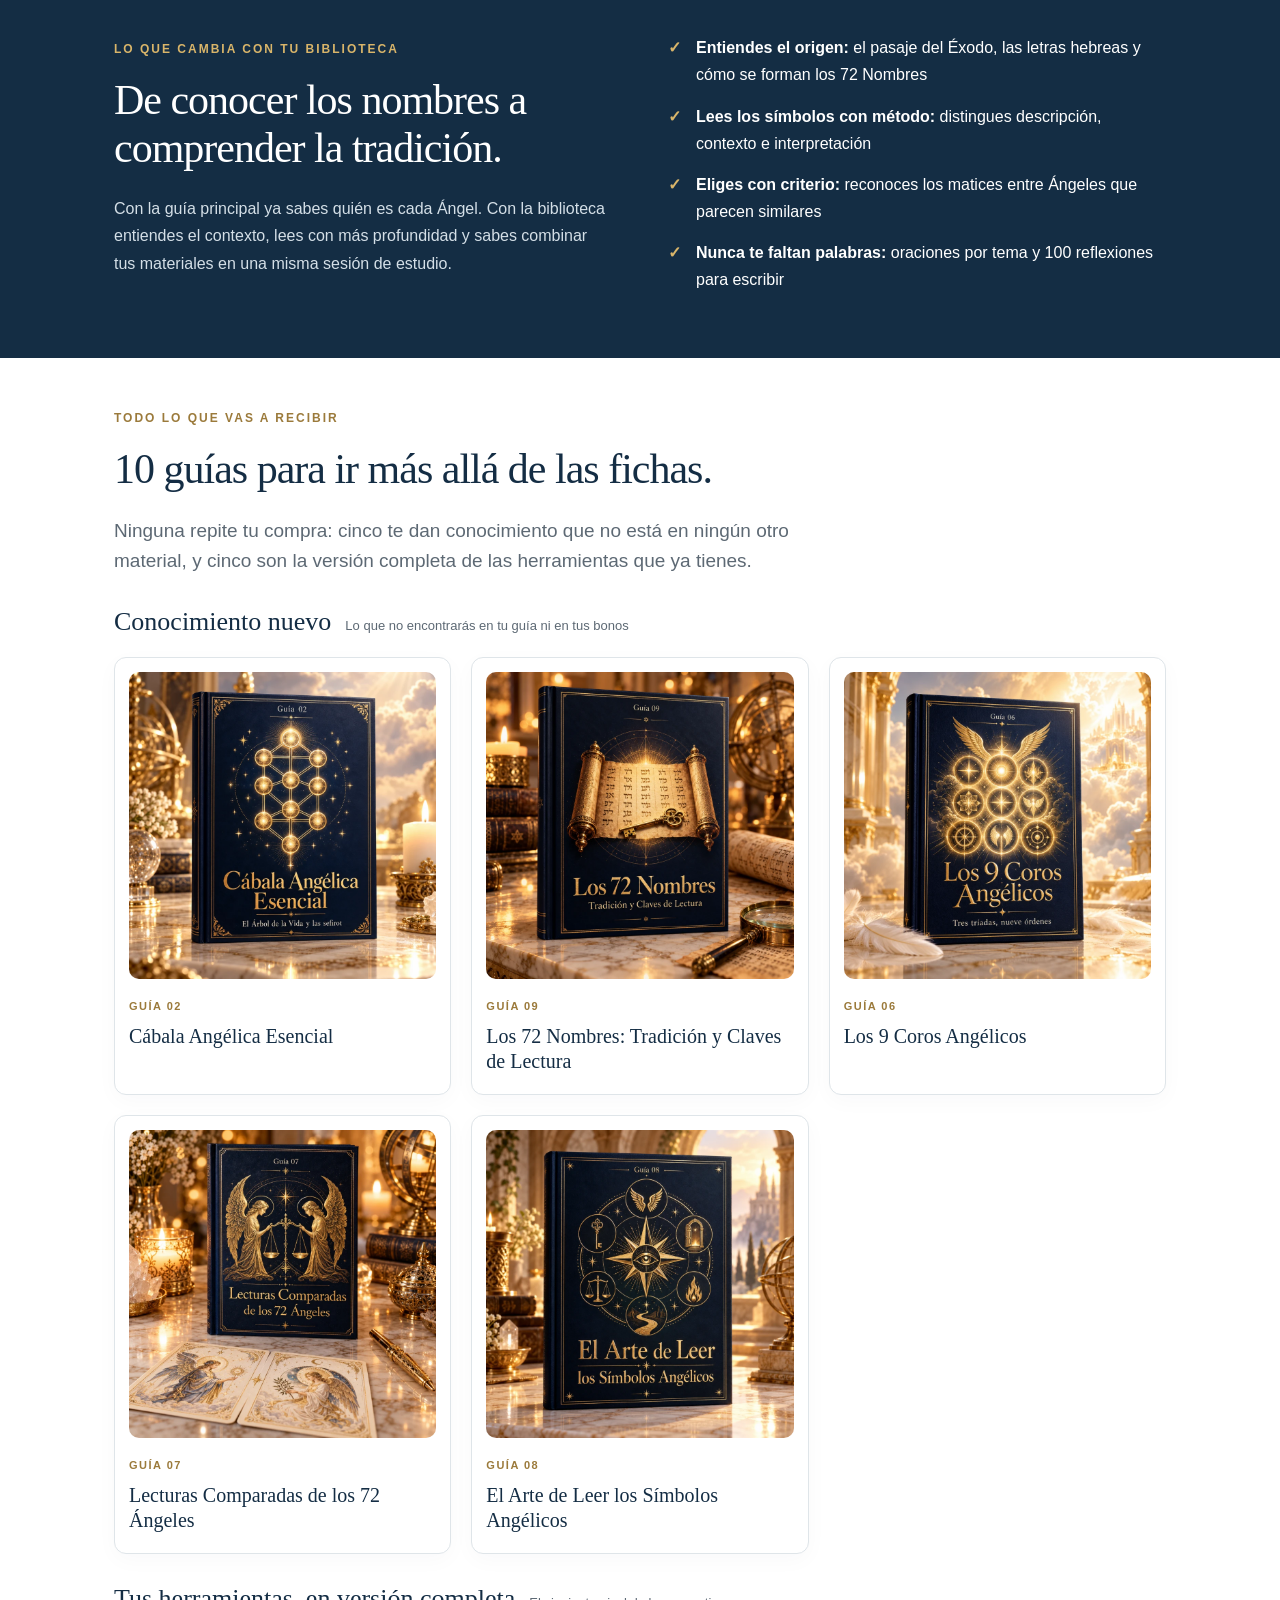
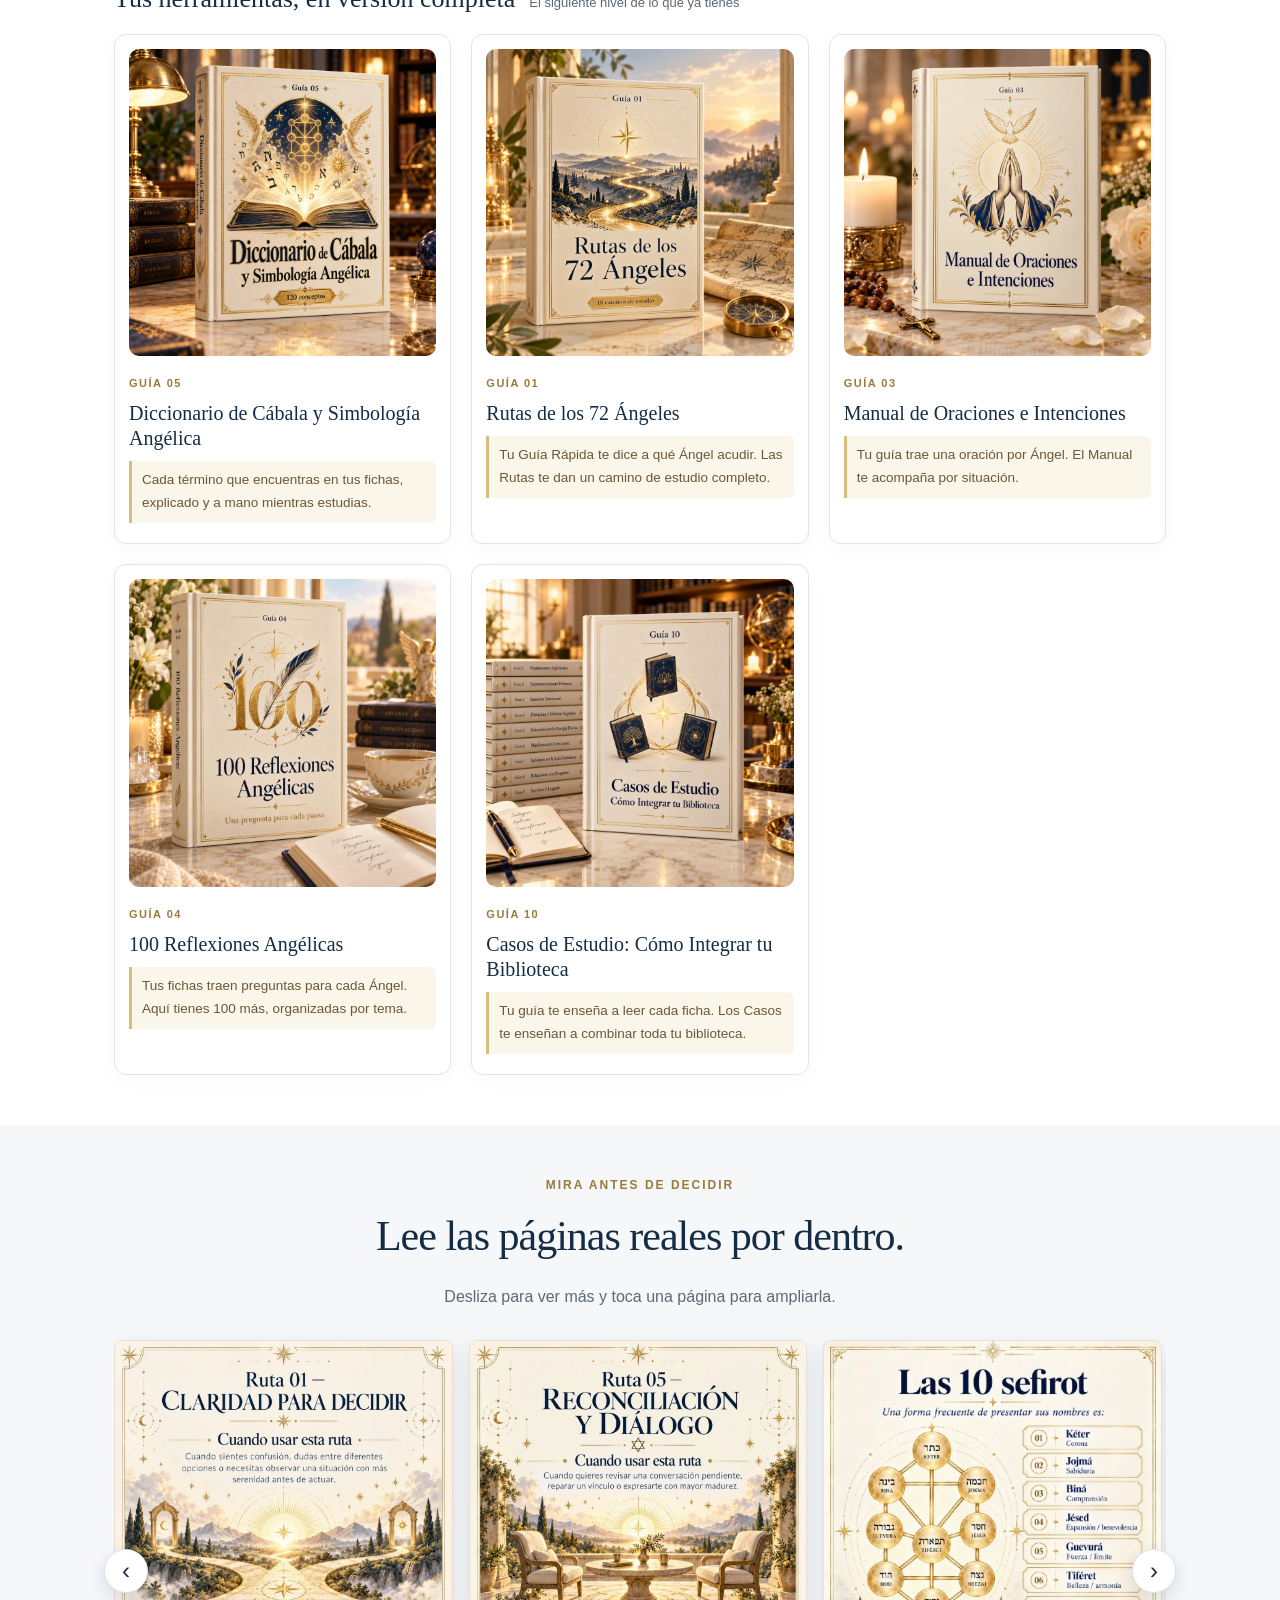
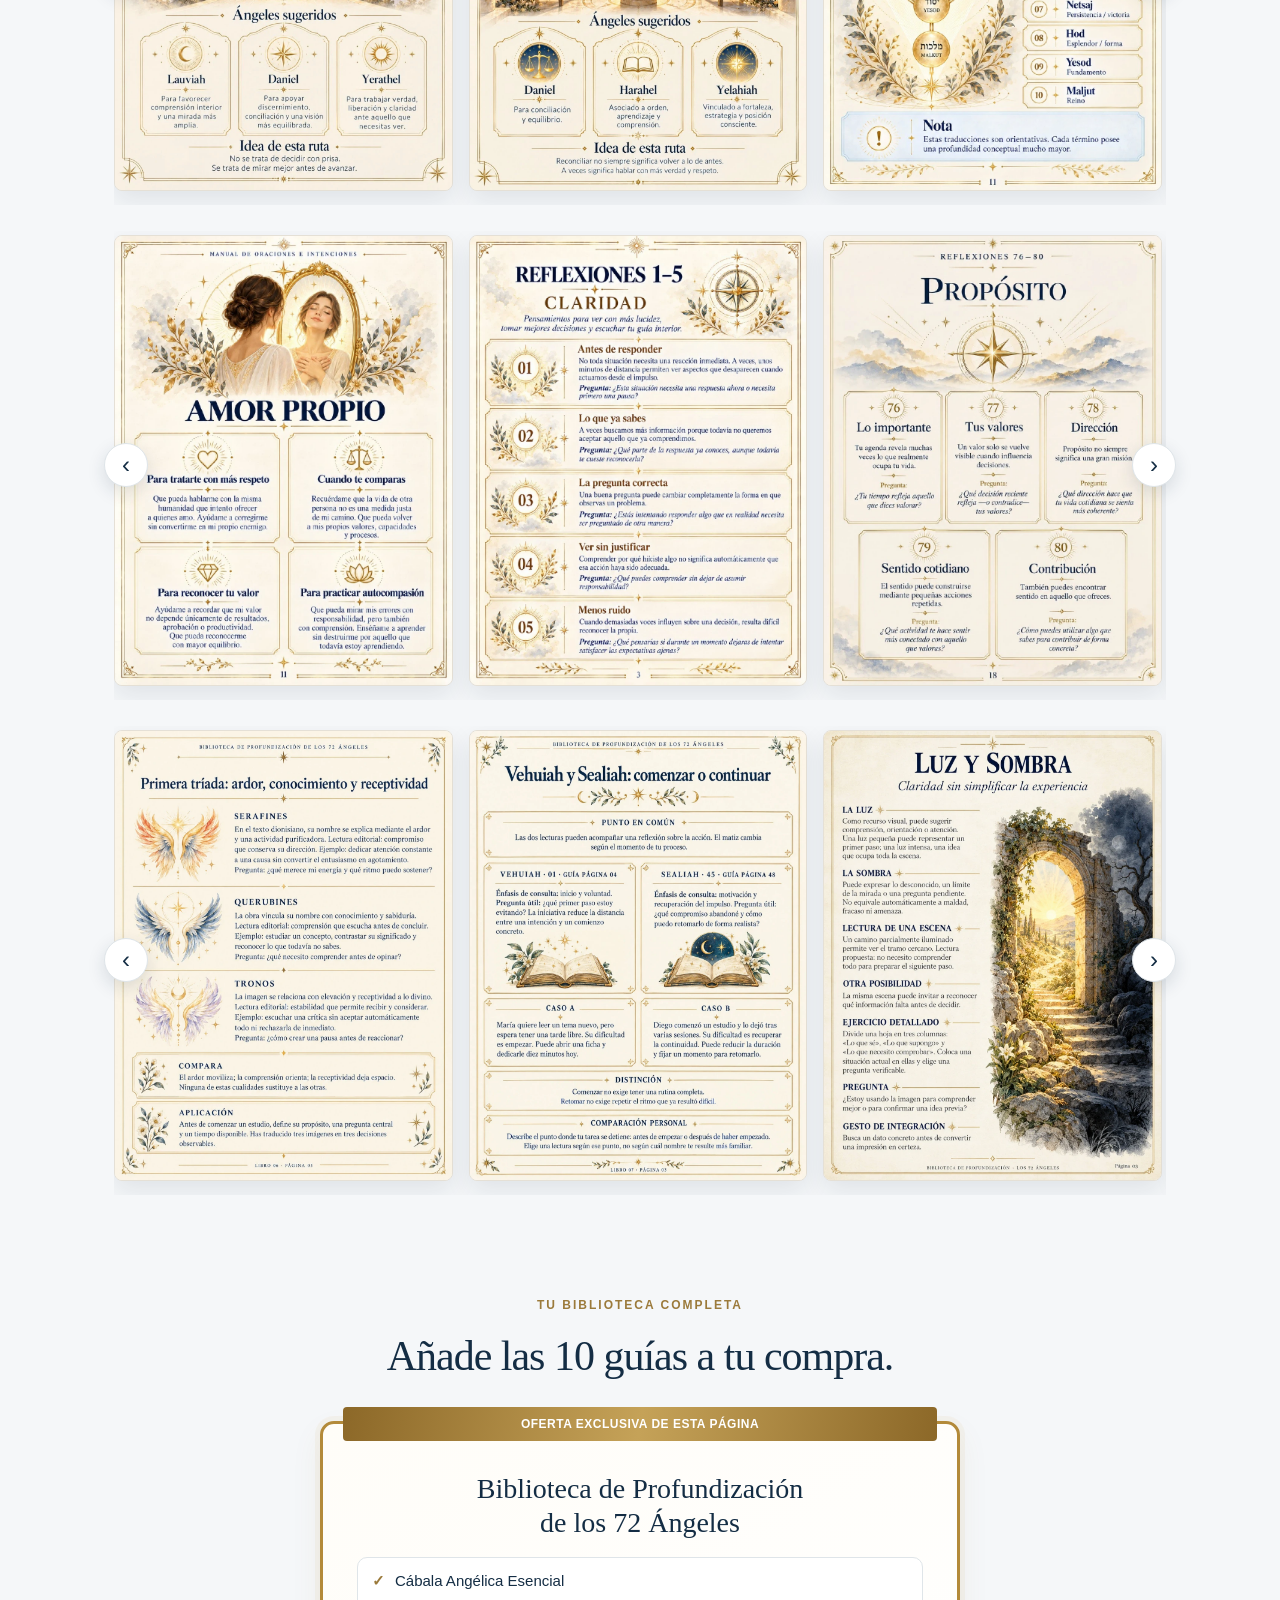
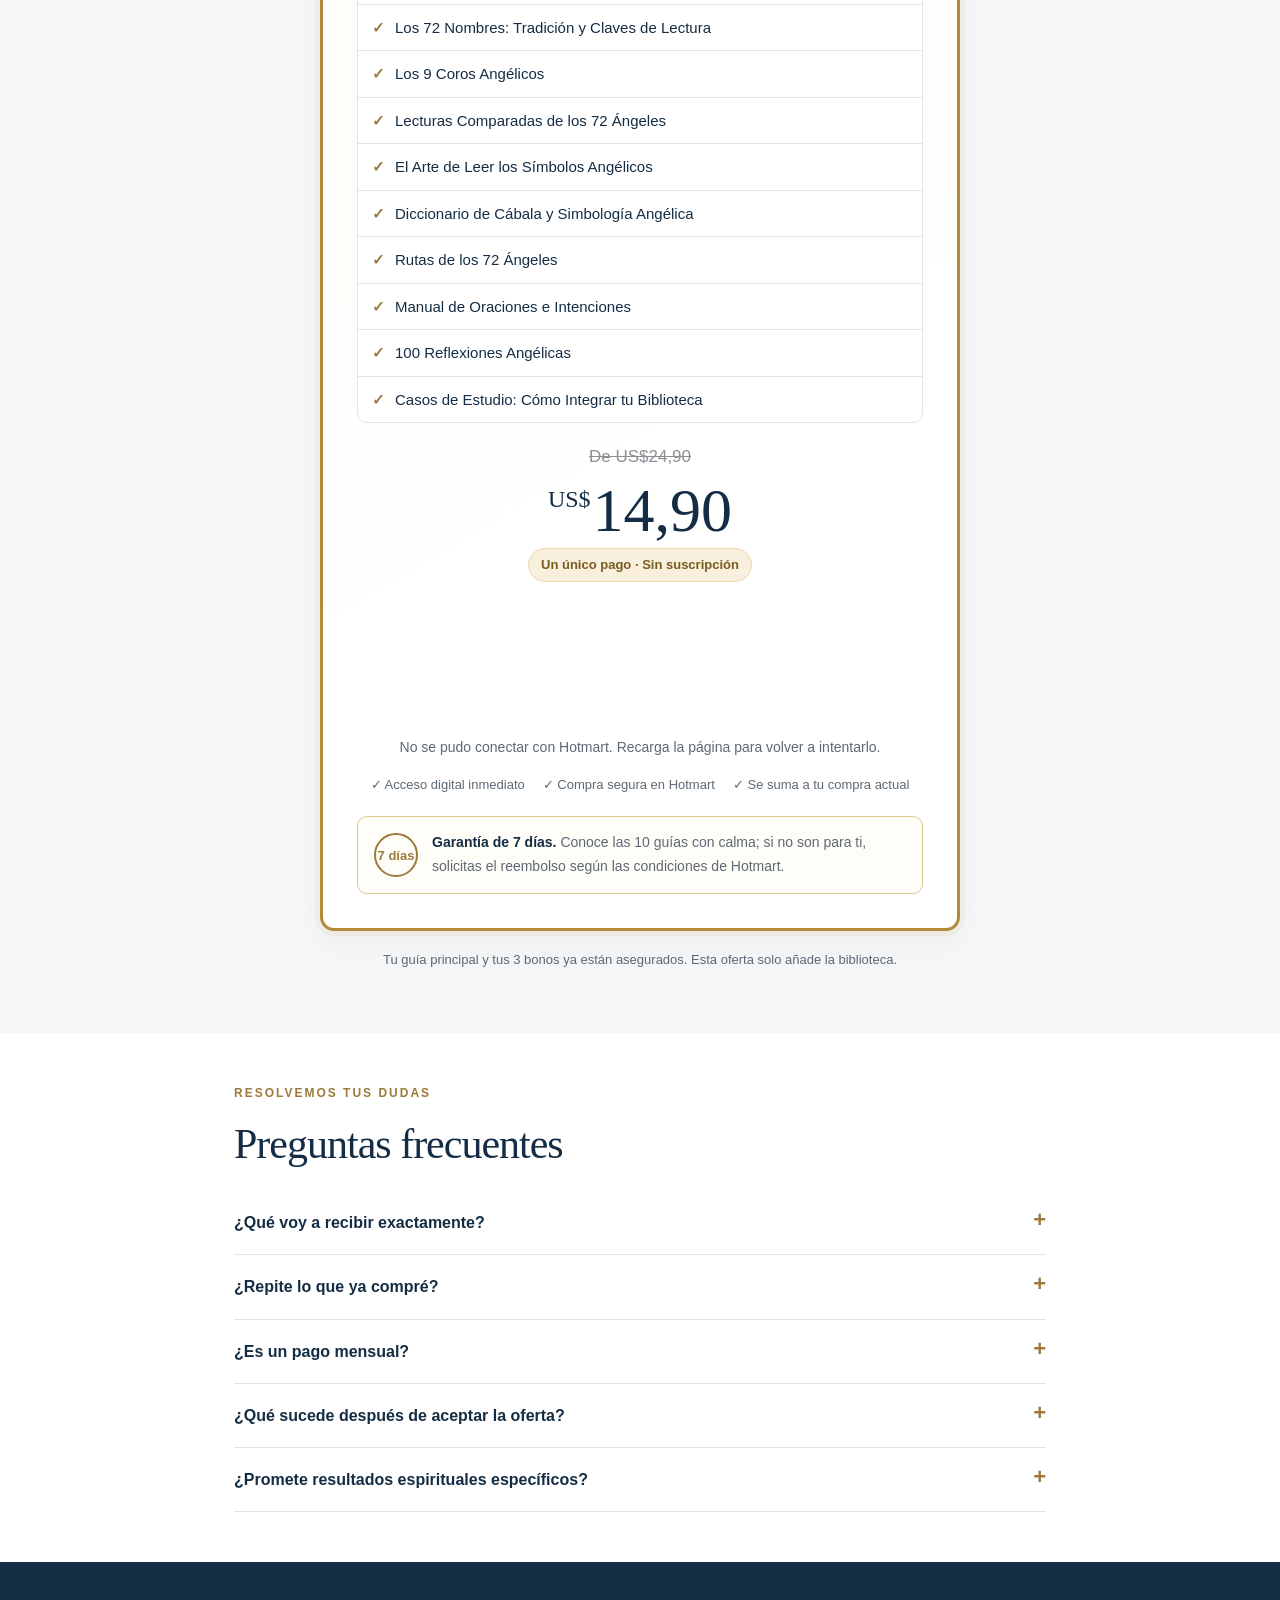
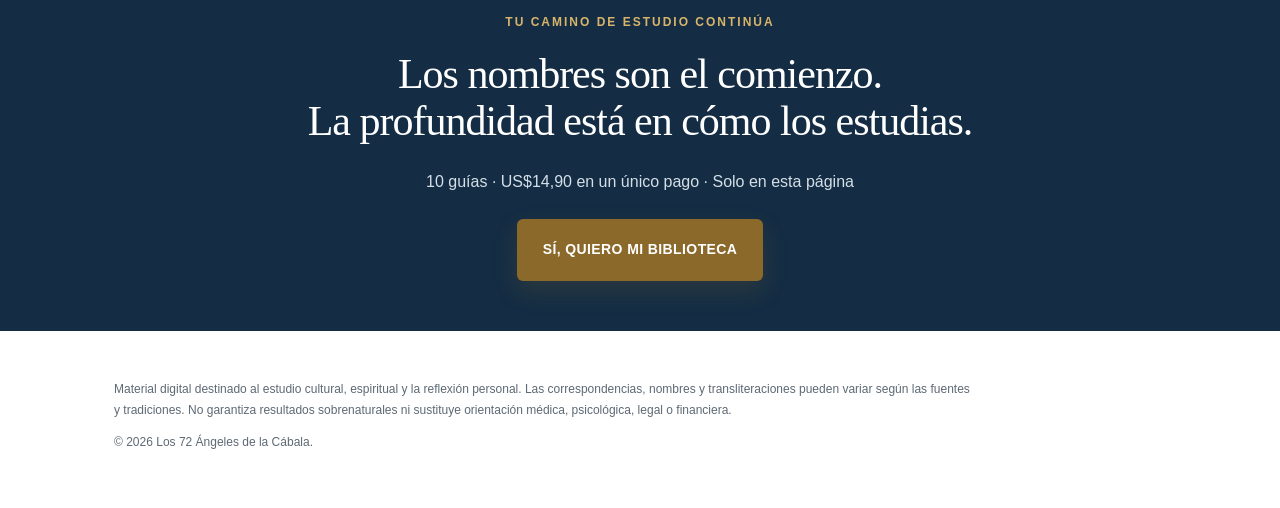
<file: src/upsell.html>
<!doctype html>
<html lang="es">
<head>
<meta charset="utf-8">
<meta name="viewport" content="width=device-width, initial-scale=1.0">
<title>Biblioteca de Profundización · 10 guías de los 72 Ángeles</title>
<meta name="description" content="Oferta exclusiva para quienes acaban de adquirir la guía de los 72 Ángeles: 10 guías de profundización por US$14,90.">
<meta name="robots" content="noindex">
<link rel="preload" as="image" href="/upsell/assets/mockup.webp" fetchpriority="high">

<!-- Meta Pixel -->
<script>
!function(f,b,e,v,n,t,s){if(f.fbq)return;n=f.fbq=function(){n.callMethod?
n.callMethod.apply(n,arguments):n.queue.push(arguments)};
if(!f._fbq)f._fbq=n;n.push=n;n.loaded=!0;n.version='2.0';
n.queue=[];t=b.createElement(e);t.async=!0;
t.src=v;s=b.getElementsByTagName(e)[0];
s.parentNode.insertBefore(t,s)}(window,document,'script',
'https://connect.facebook.net/en_US/fbevents.js');
fbq('init','1791405689657118');
fbq('track','PageView');
</script>
<!-- UTMify -->
<script src="https://cdn.utmify.com.br/scripts/pixel/pixel.js" async defer></script>
<script src="https://cdn.utmify.com.br/scripts/utms/latest.js" data-utmify-prevent-xcod-sck data-utmify-prevent-subids async defer></script>

<style>
:root{--ink:#142d44;--ink-2:#1d3d5a;--muted:#5d6974;--gold:#9b7a3b;--gold-2:#b38a3a;--soft:#f5f7f9;--cream:#fffdf8;--line:#dfe5e9;--ok:#2f7a4f}
*{box-sizing:border-box}
html{scroll-behavior:smooth;scroll-padding-top:20px}
body{margin:0;font:16px/1.7 Arial,sans-serif;color:var(--ink);background:#fff}
img{display:block;max-width:100%;height:auto}
a{color:inherit;text-decoration:none}
button{font:inherit;cursor:pointer}
:focus-visible{outline:3px solid var(--gold);outline-offset:4px}
.wrap{max-width:1100px;margin:auto;padding:50px 24px}
.narrow{max-width:780px}
.center{text-align:center;margin-left:auto;margin-right:auto}
.eyebrow{font-size:12px;letter-spacing:2px;font-weight:700;color:var(--gold);margin:0 0 18px}
h1,h2{font-family:Georgia,serif;font-weight:400;letter-spacing:-1px;line-height:1.14;margin:0 0 22px;text-wrap:balance}
h1{font-size:clamp(34px,4.6vw,54px)}
h1 em{color:var(--gold);font-style:normal}
h2{font-size:clamp(29px,3.4vw,42px)}
h3{font-size:19px;line-height:1.35;margin:10px 0}
p{color:var(--muted);margin:12px 0}
.lead{font-size:19px;line-height:1.6}
.soft{background:var(--soft)}
.navy{background:var(--ink);color:#fff}
.navy p{color:#d4dfe7}.navy h2{color:#fff}.navy .eyebrow{color:#d9b56a}
.meta{font-size:13px;color:var(--muted)}

/* barra de confirmação */
.confirm{background:#eef6f0;border-bottom:1px solid #d3e6d9;color:#24563a;text-align:center;font-size:14px;padding:11px 16px}
.confirm b{color:#1c4a30}

/* botões */
.button{display:inline-block;border:0;border-radius:6px;background:#8b692b;color:#fff;padding:19px 26px;font-size:14px;font-weight:700;letter-spacing:.4px;text-align:center;transition:background .2s,transform .2s;box-shadow:0 10px 24px #8b692b33}
.button:hover{background:#735321;transform:translateY(-2px)}
.button.wide{width:100%;max-width:460px}

/* hero */
.hero{text-align:center;padding-top:44px}
.hero .lead{max-width:720px;margin:0 auto 10px}
.hero-mockup{width:100%;max-width:430px;margin:20px auto 6px;border-radius:12px;box-shadow:0 14px 40px #142d4422}
.anchor{display:flex;justify-content:center;align-items:baseline;gap:12px;flex-wrap:wrap;margin:18px 0 6px}
.anchor s{color:#8a8f96;font-size:18px}
.anchor strong{font:44px Georgia,serif;color:var(--ink)}
.anchor span{font-size:13px;font-weight:700;color:#7a5b22;background:#f8efdc;border:1px solid #ecd9ae;padding:5px 11px;border-radius:40px}
.hero .button{margin-top:14px}

/* perguntas */
.grid{display:grid;gap:22px}
.four{grid-template-columns:repeat(4,1fr)}
.three{grid-template-columns:repeat(3,1fr)}
.card{border:1px solid var(--line);border-radius:12px;background:#fff;padding:24px;box-shadow:0 5px 18px #142d4405}
.card h3{font-family:Georgia,serif;font-size:21px;font-weight:400}
.card p{font-size:15px}
.statement{font-family:Georgia,serif;font-size:clamp(22px,2.6vw,28px);line-height:1.45;text-align:center;color:var(--ink);margin:28px auto 0;max-width:760px}
.statement em{color:var(--gold);font-style:normal}

/* transformação */
.change{display:grid;grid-template-columns:1fr 1fr;gap:56px;align-items:center}
.checks{list-style:none;padding:0;margin:0}
.checks li{position:relative;padding-left:28px;margin:14px 0}
.checks li:before{content:'✓';position:absolute;left:0;color:var(--gold);font-weight:700}
.navy .checks li:before{color:#d9b56a}
.navy .checks b{color:#fff}

/* guias */
.group-title{display:flex;align-items:baseline;gap:14px;flex-wrap:wrap;margin:30px 0 4px}
.group-title h3{font:26px Georgia,serif;margin:0}
.group-title span{font-size:13px;color:var(--muted)}
.guides{display:grid;grid-template-columns:repeat(2,1fr);gap:20px;margin-top:20px}
.guide{display:grid;grid-template-columns:110px 1fr;gap:20px;border:1px solid var(--line);border-radius:12px;background:#fff;padding:18px;box-shadow:0 6px 22px #142d4407}
.guide img{width:110px;aspect-ratio:3/4;object-fit:cover;border-radius:8px;background:var(--soft)}
.guide small{font-size:11px;letter-spacing:1.5px;font-weight:700;color:var(--gold)}
.guide h4{font:20px/1.25 Georgia,serif;margin:6px 0 6px}
.guide p{font-size:14.5px;margin:6px 0}
.guide ul{margin:8px 0 0;padding-left:18px;font-size:14px;color:var(--muted)}
.guide li{margin:3px 0}
.diff{margin-top:10px!important;font-size:13.5px!important;color:#6a5738!important;background:#fbf6ea;border-left:3px solid #d8bd80;padding:8px 10px;border-radius:0 6px 6px 0}

/* amostras */
.filter{display:flex;gap:8px;flex-wrap:wrap;justify-content:center;margin:26px 0 8px}
.filter button{border:1px solid var(--line);background:#fff;color:var(--ink);padding:8px 14px;border-radius:40px;font-size:14px}
.filter button.active{background:var(--ink);color:#fff;border-color:var(--ink)}
.samples{display:grid;grid-template-columns:repeat(5,1fr);gap:16px;margin-top:22px}
.sample{background:none;border:0;padding:0;text-align:left;color:var(--ink)}
.sample img{width:100%;aspect-ratio:3/4;object-fit:cover;border:1px solid #e5e0d6;border-radius:6px;background:#fafafa;transition:transform .2s}
.sample:hover img{transform:translateY(-4px)}
.sample small{display:block;margin-top:9px;font-size:11px;color:var(--gold);letter-spacing:.5px}
.sample b{display:block;font-size:14px;line-height:1.35;margin-top:2px}
dialog{border:0;border-radius:10px;padding:46px 14px 14px;max-width:min(94vw,760px);width:100%;max-height:94vh;overflow:auto;color:var(--ink)}
dialog::backdrop{background:#071d30d9}
dialog img{width:100%;height:auto;border-radius:6px;background:var(--soft)}
.modal-head{position:absolute;top:10px;left:16px;right:52px;font-size:13px;color:var(--muted);white-space:nowrap;overflow:hidden;text-overflow:ellipsis}
.close{position:absolute;right:8px;top:4px;background:none;border:0;font-size:30px;line-height:1;color:var(--ink);padding:4px 8px}
.modal-nav{display:flex;justify-content:space-between;align-items:center;margin-top:12px;font-size:14px;color:var(--muted)}
.modal-nav button{border:1px solid var(--line);background:#fff;border-radius:40px;padding:8px 16px;color:var(--ink)}

/* passos */
.step .num{display:inline-flex;width:40px;height:40px;border-radius:50%;align-items:center;justify-content:center;background:var(--ink);color:#fff;font:20px Georgia,serif}

/* oferta */
.offer{max-width:640px;margin:40px auto 0;border:3px solid var(--gold-2);border-radius:14px;background:linear-gradient(150deg,var(--cream),#fff 60%);padding:44px 34px 34px;position:relative;box-shadow:0 0 0 5px #caa65714,0 12px 32px #93702b12}
.ribbon{position:absolute;top:-17px;left:20px;right:20px;background:linear-gradient(100deg,#8c6828,#c5a258,#8c6828);color:#fff;padding:7px 12px;border-radius:4px;font-size:12px;letter-spacing:.5px;text-align:center;font-weight:700}
.offer h3{font:28px/1.2 Georgia,serif;text-align:center;margin:4px 0 18px}
.stack{list-style:none;padding:0;margin:0 0 20px;border:1px solid var(--line);border-radius:10px;background:#fff}
.stack li{padding:10px 14px;border-bottom:1px solid var(--line);font-size:15px;display:flex;gap:10px}
.stack li:last-child{border-bottom:0}
.stack li:before{content:'✓';color:var(--gold);font-weight:700}
.price-box{text-align:center}
.price-box s{color:#8a8f96;font-size:17px}
.price-box .price{font:62px/1.1 Georgia,serif;color:var(--ink);margin:4px 0}
.price-box .price small{font-size:24px;vertical-align:24px;margin-right:2px}
.price-box .tag{display:inline-block;font-size:13px;font-weight:700;color:#7a5b22;background:#f8efdc;border:1px solid #ecd9ae;padding:5px 12px;border-radius:40px}
#hotmart-sales-funnel{margin:22px 0 6px;min-height:120px}
.widget-status{text-align:center;font-size:14px;color:var(--muted)}
.trust{display:flex;justify-content:center;gap:8px 18px;flex-wrap:wrap;font-size:13px;color:var(--muted);margin-top:14px}
.guarantee{display:flex;gap:14px;align-items:center;margin-top:20px;padding:14px 16px;border:1px solid #ddc894;border-radius:10px;background:#fffdf8;font-size:14px;color:var(--muted)}
.guarantee .seal{flex:none;width:44px;height:44px;border-radius:50%;border:2px solid var(--gold);color:var(--gold);display:flex;align-items:center;justify-content:center;font:700 13px Arial}
.guarantee strong{color:var(--ink)}

/* faq */
.faq{max-width:860px}
details{border-bottom:1px solid var(--line);padding:18px 0}
summary{cursor:pointer;font-weight:600;list-style:none;display:flex;justify-content:space-between;gap:20px}
summary::-webkit-details-marker{display:none}
summary:after{content:'+';color:var(--gold);font-size:22px;line-height:1}
details[open] summary:after{content:'−'}
details p{padding-right:30px}

.closing{text-align:center}
.closing h2{max-width:760px;margin-left:auto;margin-right:auto}
footer{max-width:1100px;margin:auto;padding:36px 24px 44px;font-size:12px;color:var(--muted)}
footer p{font-size:12px;max-width:860px}

@media(min-width:1000px){.guides{grid-template-columns:repeat(3,1fr)}.guide{grid-template-columns:90px 1fr;gap:14px}.guide img{width:90px}}
@media(max-width:900px){.four{grid-template-columns:repeat(2,1fr)}.samples{grid-template-columns:repeat(3,1fr)}.change{grid-template-columns:1fr;gap:28px}.guides{grid-template-columns:1fr}}
@media(max-width:650px){
.wrap{padding:38px 20px}.hero{padding-top:30px}
h1{font-size:33px;line-height:1.18}h2{font-size:28px}
.lead{font-size:17px}.eyebrow{font-size:11px;letter-spacing:1.5px}
.four,.three{grid-template-columns:1fr}
.samples{grid-template-columns:repeat(2,1fr);gap:12px}
.guide{grid-template-columns:96px 1fr;gap:14px;padding:14px}.guide img{width:96px}
.offer{padding:40px 18px 24px}
.button{width:100%}
.anchor strong{font-size:38px}
}

.guide{display:flex!important;flex-direction:column;gap:12px!important;padding:14px!important}
.guide img{width:100%!important;height:auto;aspect-ratio:1/1;object-fit:cover;border-radius:10px}
@media(min-width:1000px){.guides{grid-template-columns:repeat(3,1fr)!important}}
@media(max-width:650px){.guides{grid-template-columns:1fr!important}}
/* carrosséis de amostras */
.carousel{position:relative;margin-top:26px}
.track{display:flex;gap:16px;overflow-x:auto;scroll-snap-type:x mandatory;padding:4px 2px 14px;scrollbar-width:none}
.track::-webkit-scrollbar{display:none}
.slide{flex:0 0 calc((100% - 32px)/3);scroll-snap-align:start;background:none;border:0;padding:0;cursor:zoom-in}
.slide img{width:100%;height:auto;border-radius:8px;border:1px solid #e5e0d6;box-shadow:0 10px 26px #142d4418;background:#fafafa}
.cnav{position:absolute;top:50%;transform:translateY(-50%);width:44px;height:44px;border-radius:50%;border:1px solid var(--line);background:#fff;color:var(--ink);font-size:24px;line-height:1;box-shadow:0 6px 18px #142d4422;z-index:2}
.cnav.prev{left:-10px}.cnav.next{right:-10px}
@media(max-width:900px){.slide{flex-basis:70%}}
@media(max-width:650px){.slide{flex-basis:86%}.cnav{width:38px;height:38px;font-size:20px}.cnav.prev{left:-4px}.cnav.next{right:-4px}}
@media(prefers-reduced-motion:reduce){html{scroll-behavior:auto}*{transition:none!important}}
</style>
</head>
<body>
<noscript><img height="1" width="1" style="display:none" alt="" src="https://www.facebook.com/tr?id=1791405689657118&ev=PageView&noscript=1"></noscript>

<div class="confirm">✓ <b>Tu compra fue confirmada.</b> Recibirás el acceso a tu guía en tu correo.</div>

<main>
<!-- HERO -->
<section class="wrap hero">
  <p class="eyebrow">OFERTA ÚNICA PARA QUIENES ACABAN DE ADQUIRIR LA GUÍA</p>
  <h1>Ya tienes a los 72 Ángeles. Ahora entiende <em>de dónde viene cada uno</em> y lleva tu estudio mucho más lejos.</h1>
  <p class="lead">Añade la Biblioteca de Profundización: 10 guías que te explican la tradición detrás de los Nombres, te enseñan a leer sus símbolos y te muestran cómo combinar cada lectura.</p>
  <img class="hero-mockup" src="/upsell/assets/mockup.webp" alt="Biblioteca de Profundización con diez guías digitales" fetchpriority="high">
  <div class="anchor"><s>US$24,90</s><strong>US$14,90</strong><span>Precio exclusivo de esta página</span></div>
  <a class="button wide" href="#oferta">SÍ, QUIERO AÑADIR LAS 10 GUÍAS</a>
  <p class="meta">Pago único · Sin mensualidades · Se añade a tu compra en Hotmart</p>
</section>

<!-- DOR: as novas perguntas -->
<section class="soft"><div class="wrap">
  <p class="eyebrow">LO QUE PASA DESPUÉS DE LAS PRIMERAS LECTURAS</p>
  <h2>Cuanto más conoces a los Ángeles, más preguntas aparecen.</h2>
  <div class="grid four">
    <article class="card"><h3>¿De dónde vienen los 72 Nombres?</h3></article>
    <article class="card"><h3>¿Qué significa este símbolo?</h3></article>
    <article class="card"><h3>¿Cuál de los dos elijo?</h3></article>
    <article class="card"><h3>¿Y los Coros Angélicos?</h3></article>
  </div>
  <p class="statement">Tu guía te presenta a cada Ángel. <em>La biblioteca responde a todo lo que viene después.</em></p>
</div></section>

<!-- TRANSFORMAÇÃO -->
<section class="navy"><div class="wrap change">
  <div>
    <p class="eyebrow">LO QUE CAMBIA CON TU BIBLIOTECA</p>
    <h2>De conocer los nombres a comprender la tradición.</h2>
    <p>Con la guía principal ya sabes quién es cada Ángel. Con la biblioteca entiendes el contexto, lees con más profundidad y sabes combinar tus materiales en una misma sesión de estudio.</p>
  </div>
  <ul class="checks">
    <li><b>Entiendes el origen:</b> el pasaje del Éxodo, las letras hebreas y cómo se forman los 72 Nombres</li>
    <li><b>Lees los símbolos con método:</b> distingues descripción, contexto e interpretación</li>
    <li><b>Eliges con criterio:</b> reconoces los matices entre Ángeles que parecen similares</li>
    <li><b>Nunca te faltan palabras:</b> oraciones por tema y 100 reflexiones para escribir</li>
  </ul>
</div></section>

<!-- AS 10 GUIAS -->
<section class="wrap" id="coleccion">
  <p class="eyebrow">TODO LO QUE VAS A RECIBIR</p>
  <h2>10 guías para ir más allá de las fichas.</h2>
  <p class="lead" style="max-width:740px">Ninguna repite tu compra: cinco te dan conocimiento que no está en ningún otro material, y cinco son la versión completa de las herramientas que ya tienes.</p>

  <div class="group-title"><h3>Conocimiento nuevo</h3><span>Lo que no encontrarás en tu guía ni en tus bonos</span></div>
  <div class="guides">
    <article class="guide"><img src="/upsell/assets/guia-02.webp" width="900" height="900" loading="lazy" alt="Portada de Cábala Angélica Esencial"><div><small>GUÍA 02</small><h4>Cábala Angélica Esencial</h4></div></article>
    <article class="guide"><img src="/upsell/assets/guia-09.webp" width="900" height="900" loading="lazy" alt="Portada de Los 72 Nombres: Tradición y Claves de Lectura"><div><small>GUÍA 09</small><h4>Los 72 Nombres: Tradición y Claves de Lectura</h4></div></article>
    <article class="guide"><img src="/upsell/assets/guia-06.webp" width="900" height="900" loading="lazy" alt="Portada de Los 9 Coros Angélicos"><div><small>GUÍA 06</small><h4>Los 9 Coros Angélicos</h4></div></article>
    <article class="guide"><img src="/upsell/assets/guia-07.webp" width="900" height="900" loading="lazy" alt="Portada de Lecturas Comparadas de los 72 Ángeles"><div><small>GUÍA 07</small><h4>Lecturas Comparadas de los 72 Ángeles</h4></div></article>
    <article class="guide"><img src="/upsell/assets/guia-08.webp" width="900" height="900" loading="lazy" alt="Portada de El Arte de Leer los Símbolos Angélicos"><div><small>GUÍA 08</small><h4>El Arte de Leer los Símbolos Angélicos</h4></div></article>
  </div>

  <div class="group-title"><h3>Tus herramientas, en versión completa</h3><span>El siguiente nivel de lo que ya tienes</span></div>
  <div class="guides">
    <article class="guide"><img src="/upsell/assets/guia-05.webp" width="900" height="900" loading="lazy" alt="Portada de Diccionario de Cábala y Simbología Angélica"><div><small>GUÍA 05</small><h4>Diccionario de Cábala y Simbología Angélica</h4><p class="diff">Cada término que encuentras en tus fichas, explicado y a mano mientras estudias.</p></div></article>
    <article class="guide"><img src="/upsell/assets/guia-01.webp" width="900" height="900" loading="lazy" alt="Portada de Rutas de los 72 Ángeles"><div><small>GUÍA 01</small><h4>Rutas de los 72 Ángeles</h4><p class="diff">Tu Guía Rápida te dice a qué Ángel acudir. Las Rutas te dan un camino de estudio completo.</p></div></article>
    <article class="guide"><img src="/upsell/assets/guia-03.webp" width="900" height="900" loading="lazy" alt="Portada de Manual de Oraciones e Intenciones"><div><small>GUÍA 03</small><h4>Manual de Oraciones e Intenciones</h4><p class="diff">Tu guía trae una oración por Ángel. El Manual te acompaña por situación.</p></div></article>
    <article class="guide"><img src="/upsell/assets/guia-04.webp" width="900" height="900" loading="lazy" alt="Portada de 100 Reflexiones Angélicas"><div><small>GUÍA 04</small><h4>100 Reflexiones Angélicas</h4><p class="diff">Tus fichas traen preguntas para cada Ángel. Aquí tienes 100 más, organizadas por tema.</p></div></article>
    <article class="guide"><img src="/upsell/assets/guia-10.webp" width="900" height="900" loading="lazy" alt="Portada de Casos de Estudio: Cómo Integrar tu Biblioteca"><div><small>GUÍA 10</small><h4>Casos de Estudio: Cómo Integrar tu Biblioteca</h4><p class="diff">Tu guía te enseña a leer cada ficha. Los Casos te enseñan a combinar toda tu biblioteca.</p></div></article>
  </div>
</section>

<!-- AMOSTRAS -->
<section class="soft" id="muestras"><div class="wrap">
  <p class="eyebrow center" style="text-align:center">MIRA ANTES DE DECIDIR</p>
  <h2 class="center" style="text-align:center">Lee las páginas reales por dentro.</h2>
  <p class="center" style="text-align:center;max-width:640px">Desliza para ver más y toca una página para ampliarla.</p>
  
  <div id="carousels"></div>
</div></section>


<!-- OFERTA -->
<section class="soft" id="oferta"><div class="wrap">
  <p class="eyebrow center" style="text-align:center">TU BIBLIOTECA COMPLETA</p>
  <h2 class="center" style="text-align:center">Añade las 10 guías a tu compra.</h2>
  <div class="offer">
    <div class="ribbon">OFERTA EXCLUSIVA DE ESTA PÁGINA</div>
    <h3>Biblioteca de Profundización<br>de los 72 Ángeles</h3>
    <ul class="stack">
      <li>Cábala Angélica Esencial</li>
      <li>Los 72 Nombres: Tradición y Claves de Lectura</li>
      <li>Los 9 Coros Angélicos</li>
      <li>Lecturas Comparadas de los 72 Ángeles</li>
      <li>El Arte de Leer los Símbolos Angélicos</li>
      <li>Diccionario de Cábala y Simbología Angélica</li>
      <li>Rutas de los 72 Ángeles</li>
      <li>Manual de Oraciones e Intenciones</li>
      <li>100 Reflexiones Angélicas</li>
      <li>Casos de Estudio: Cómo Integrar tu Biblioteca</li>
    </ul>
    <div class="price-box">
      <s>De US$24,90</s>
      <div class="price"><small>US$</small>14,90</div>
      <span class="tag">Un único pago · Sin suscripción</span>
    </div>
    <div id="hotmart-sales-funnel"></div>
    <p class="widget-status" id="widget-status" role="status">Cargando tu oferta en Hotmart…</p>
    <div class="trust"><span>✓ Acceso digital inmediato</span><span>✓ Compra segura en Hotmart</span><span>✓ Se suma a tu compra actual</span></div>
    <div class="guarantee"><span class="seal">7 días</span><div><strong>Garantía de 7 días.</strong> Conoce las 10 guías con calma; si no son para ti, solicitas el reembolso según las condiciones de Hotmart.</div></div>
  </div>
  <p class="meta center" style="text-align:center;margin-top:18px">Tu guía principal y tus 3 bonos ya están asegurados. Esta oferta solo añade la biblioteca.</p>
</div></section>

<!-- FAQ -->
<section class="wrap faq">
  <p class="eyebrow">RESOLVEMOS TUS DUDAS</p>
  <h2>Preguntas frecuentes</h2>
  <details><summary>¿Qué voy a recibir exactamente?</summary><p>Las 10 guías digitales en PDF descritas en esta página: Cábala Angélica Esencial, Los 72 Nombres, Los 9 Coros, Lecturas Comparadas, Símbolos, Diccionario, Rutas, Manual de Oraciones, 100 Reflexiones y Casos de Estudio.</p></details>
  <details><summary>¿Repite lo que ya compré?</summary><p>No. Cinco guías traen temas que no están en tu guía ni en tus bonos, y las otras cinco llevan más lejos lo que ya tienes: por ejemplo, tu guía trae una oración por Ángel y el Manual te acompaña con oraciones por situación.</p></details>
  <details><summary>¿Es un pago mensual?</summary><p>No. Son US$14,90 en un único pago, sin mensualidades.</p></details>
  <details><summary>¿Qué sucede después de aceptar la oferta?</summary><p>Hotmart la añade a tu compra y te envía las instrucciones de acceso por correo, junto con las de tu guía principal.</p></details>
  <details><summary>¿Promete resultados espirituales específicos?</summary><p>No. Es un material de estudio y reflexión personal; sus prácticas y lecturas simbólicas no garantizan acontecimientos ni resultados sobrenaturales.</p></details>
</section>

<!-- FECHAMENTO -->
<section class="navy closing"><div class="wrap">
  <p class="eyebrow">TU CAMINO DE ESTUDIO CONTINÚA</p>
  <h2>Los nombres son el comienzo.<br>La profundidad está en cómo los estudias.</h2>
  <p>10 guías · US$14,90 en un único pago · Solo en esta página</p>
  <a class="button" href="#oferta" style="margin-top:12px">SÍ, QUIERO MI BIBLIOTECA</a>
</div></section>
</main>

<footer>
  <p>Material digital destinado al estudio cultural, espiritual y la reflexión personal. Las correspondencias, nombres y transliteraciones pueden variar según las fuentes y tradiciones. No garantiza resultados sobrenaturales ni sustituye orientación médica, psicológica, legal o financiera.</p>
  <p>© 2026 Los 72 Ángeles de la Cábala.</p>
</footer>

<dialog id="viewer" aria-label="Página ampliada">
  <div class="modal-head" id="modal-book"></div>
  <button class="close" type="button" id="close" aria-label="Cerrar">×</button>
  <img id="modal-img" alt="">
  <div class="modal-nav"><button type="button" id="prev">← Anterior</button><span id="modal-count"></span><button type="button" id="next">Siguiente →</button></div>
</dialog>

<script>
(function(){
  // Imagens: as que já estão no repositório carregam daqui; as demais vêm do upsell original (mesmo arquivo, mesma qualidade).
  var REMOTE='https://72bibliotecaupsell.vercel.app/assets/';
  var LOCAL={'sample-6-2-thumb.webp':1,'sample-6-3-thumb.webp':1,'sample-6-4-thumb.webp':1,'sample-7-2-thumb.webp':1,'sample-7-3-thumb.webp':1,'sample-7-4-thumb.webp':1,'sample-8-2-thumb.webp':1,'sample-8-3-thumb.webp':1,'sample-8-4-thumb.webp':1,'sample-9-2-thumb.webp':1,'sample-9-3-thumb.webp':1,'sample-9-4-thumb.webp':1,'sample-10-2-thumb.webp':1};
  function src(f){return '/upsell/assets/'+f}
  var S=[
    [1,5,'Rutas de los 72 Ángeles','Ruta 01: Claridad para decidir'],
    [1,13,'Rutas de los 72 Ángeles','Ruta 05: Reconciliación y diálogo'],
    [2,11,'Cábala Angélica Esencial','Las 10 sefirot'],
    [2,14,'Cábala Angélica Esencial','Jésed y Guevurá'],
    [3,4,'Manual de Oraciones e Intenciones','Una oración en cinco movimientos'],
    [3,11,'Manual de Oraciones e Intenciones','Amor propio'],
    [4,3,'100 Reflexiones Angélicas','Reflexiones 1 a 5: claridad'],
    [4,18,'100 Reflexiones Angélicas','Propósito'],
    [5,3,'Diccionario de Cábala','Conceptos de la A'],
    [5,17,'Diccionario de Cábala','Símbolos de camino'],
    [6,3,'Los 9 Coros Angélicos','Primera tríada'],
    [7,3,'Lecturas Comparadas','Vehuiah y Sealiah: comenzar o continuar'],
    [8,3,'Símbolos Angélicos','Luz y sombra'],
    [9,2,'Los 72 Nombres','El pasaje de partida'],
    [10,3,'Casos de Estudio','Caso 1: comenzar sin saturarse']
  ];
  var box=document.getElementById('carousels'),modal=document.getElementById('viewer'),cur=0;
  for(var c=0;c<3;c++){
    var wrap=document.createElement('div');wrap.className='carousel';
    var tr=document.createElement('div');tr.className='track';
    S.slice(c*5,c*5+5).forEach(function(s,j){
      var i=c*5+j,b=document.createElement('button');b.type='button';b.className='slide';b.setAttribute('aria-label','Ampliar página');
      b.innerHTML='<img loading="lazy" width="900" height="1200" alt="Página real de la biblioteca">';
      b.querySelector('img').src=src('sample-'+s[0]+'-'+s[1]+'.webp');
      b.onclick=function(){show(i)};tr.appendChild(b);
    });
    var pv=document.createElement('button');pv.type='button';pv.className='cnav prev';pv.setAttribute('aria-label','Anterior');pv.textContent='‹';
    var nx=document.createElement('button');nx.type='button';nx.className='cnav next';nx.setAttribute('aria-label','Siguiente');nx.textContent='›';
    (function(t){pv.onclick=function(){t.scrollBy({left:-t.clientWidth*0.9,behavior:'smooth'})};nx.onclick=function(){t.scrollBy({left:t.clientWidth*0.9,behavior:'smooth'})}})(tr);
    wrap.appendChild(pv);wrap.appendChild(tr);wrap.appendChild(nx);box.appendChild(wrap);
  }
  function show(k){
    cur=(k+S.length)%S.length;var s=S[cur];
    var im=document.getElementById('modal-img');im.src=src('sample-'+s[0]+'-'+s[1]+'.webp');im.alt='Página real de la biblioteca';
    document.getElementById('modal-book').textContent='';
    document.getElementById('modal-count').textContent=(cur+1)+' / '+S.length;
    if(!modal.open)modal.showModal();modal.scrollTop=0;
  }
  document.getElementById('close').onclick=function(){modal.close()};
  document.getElementById('prev').onclick=function(){show(cur-1)};
  document.getElementById('next').onclick=function(){show(cur+1)};
  modal.addEventListener('click',function(e){if(e.target===modal)modal.close()});
  modal.addEventListener('keydown',function(e){if(e.key==='ArrowRight')show(cur+1);if(e.key==='ArrowLeft')show(cur-1)});

  // Widget de upsell da Hotmart (mesma integração da página original)
  var widget=document.getElementById('hotmart-sales-funnel'),status=document.getElementById('widget-status'),mounted=false;
  function mount(){if(mounted||!window.checkoutElements)return;try{window.checkoutElements.init('salesFunnel').mount('#hotmart-sales-funnel');mounted=true}catch(e){status.textContent='No se pudo cargar la oferta. Intenta recargar esta página desde tu compra.'}}
  var sc=document.createElement('script');sc.src='https://checkout.hotmart.com/lib/hotmart-checkout-elements.js';sc.async=true;sc.onload=mount;
  sc.onerror=function(){status.textContent='No se pudo conectar con Hotmart. Recarga la página para volver a intentarlo.'};
  document.body.appendChild(sc);
  new MutationObserver(function(){if(widget.children.length)status.hidden=true}).observe(widget,{childList:true});
  setTimeout(function(){if(!widget.children.length)status.textContent='Esta oferta se activa al llegar desde tu compra en Hotmart. Si ya compraste, vuelve al enlace de continuación de tu compra.'},12000);
})();
</script>
</body>
</html>
</file>
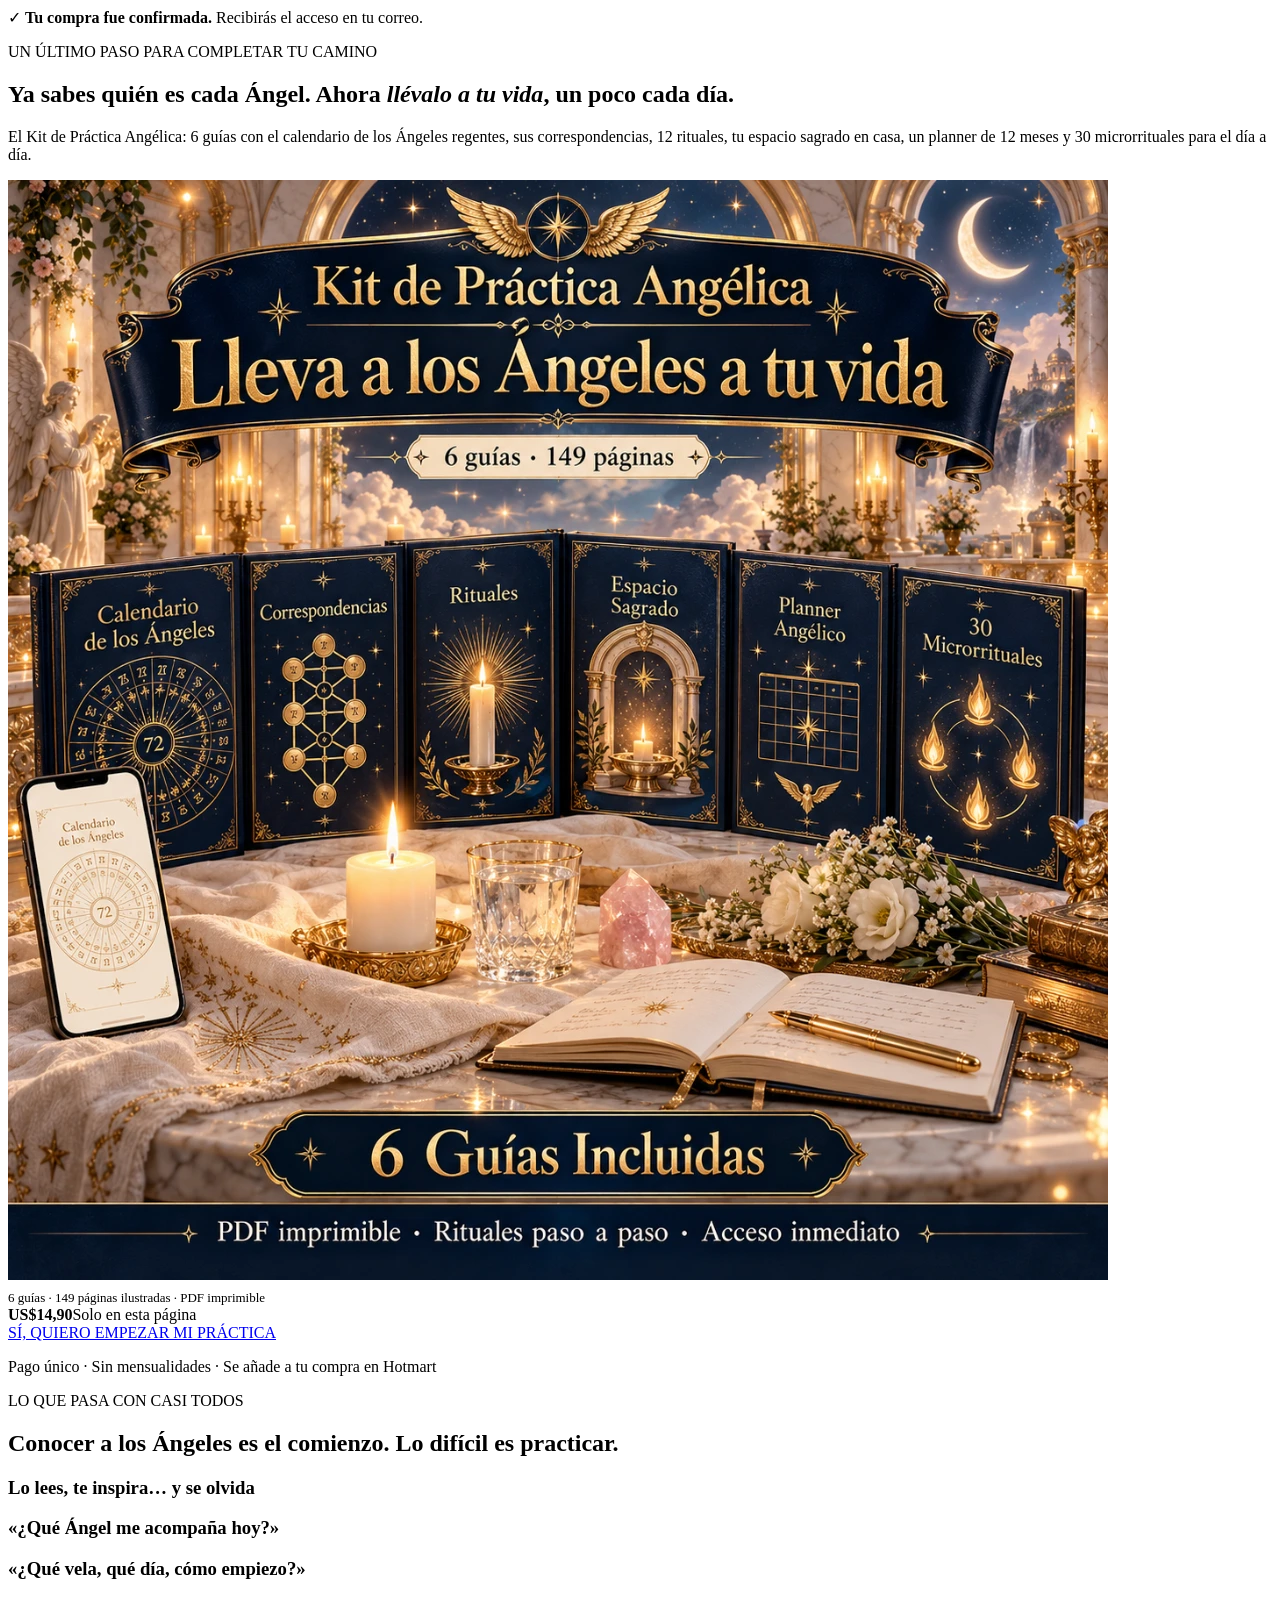
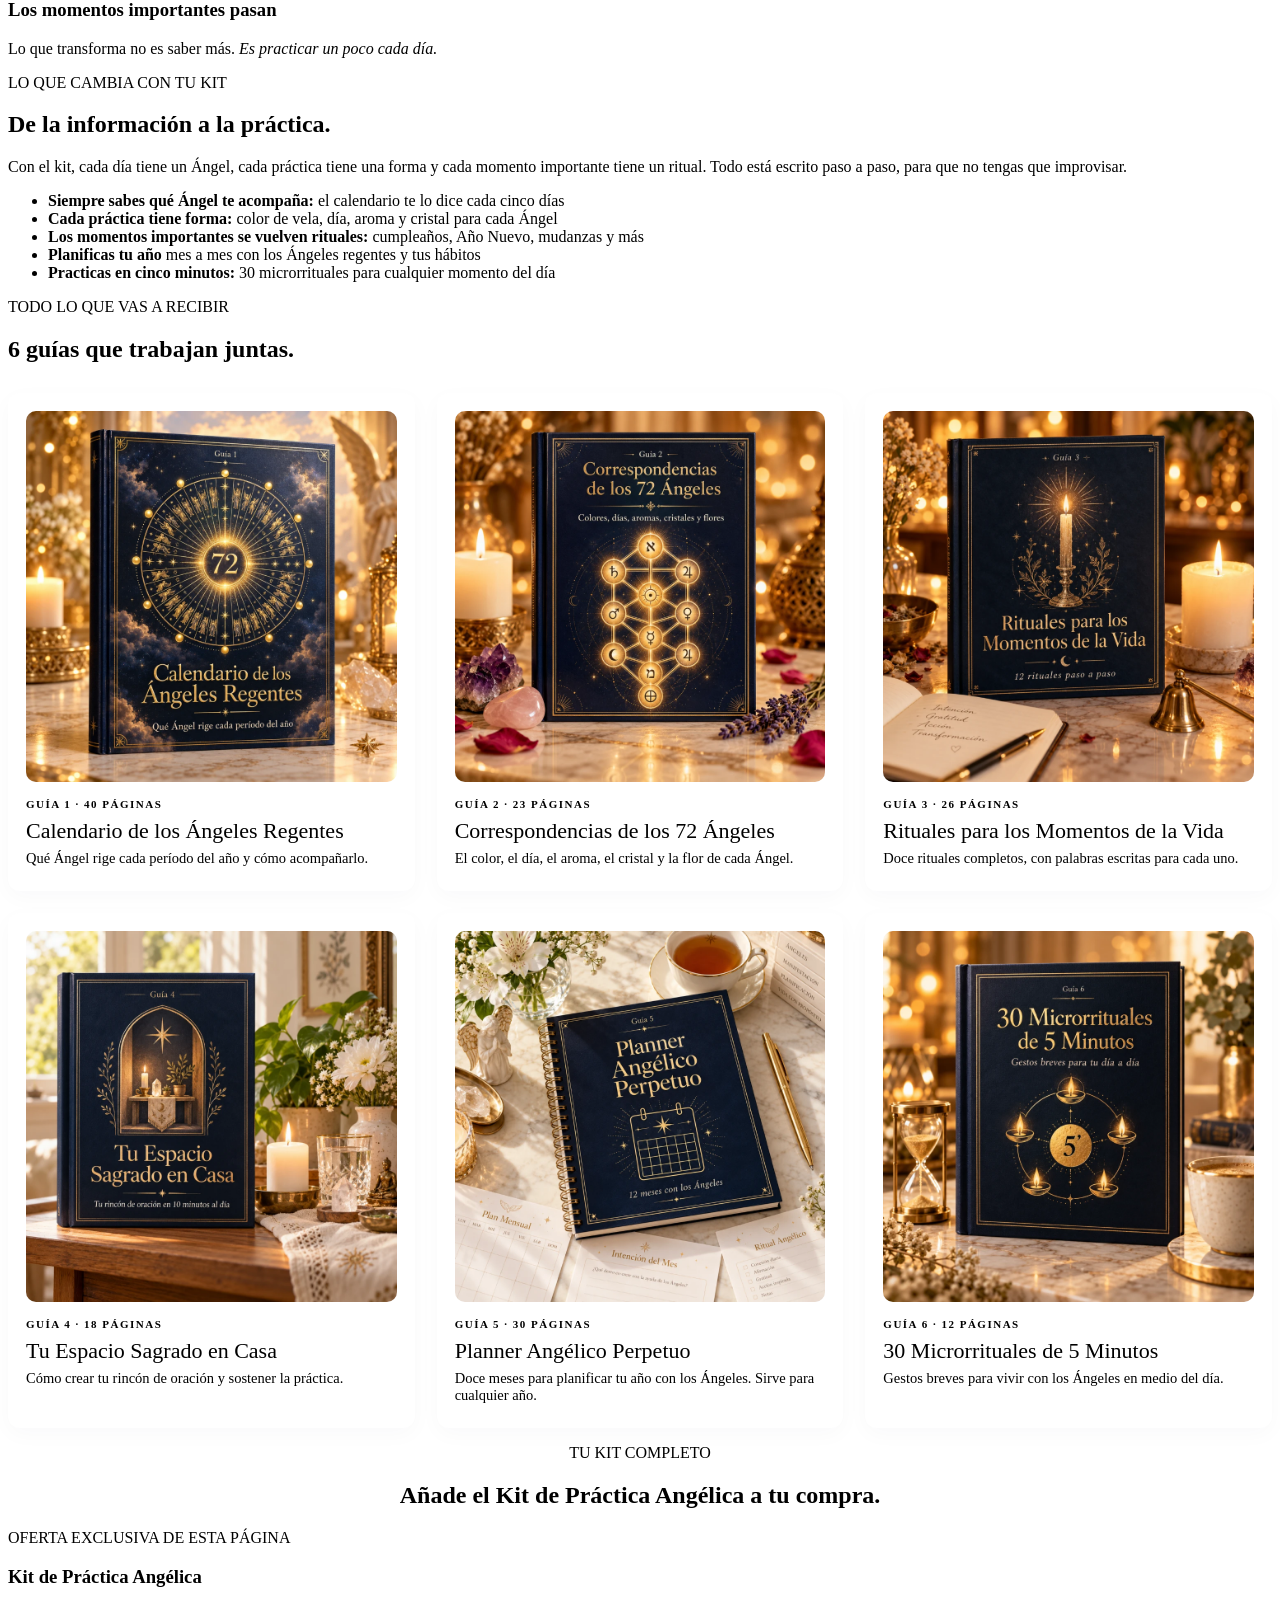
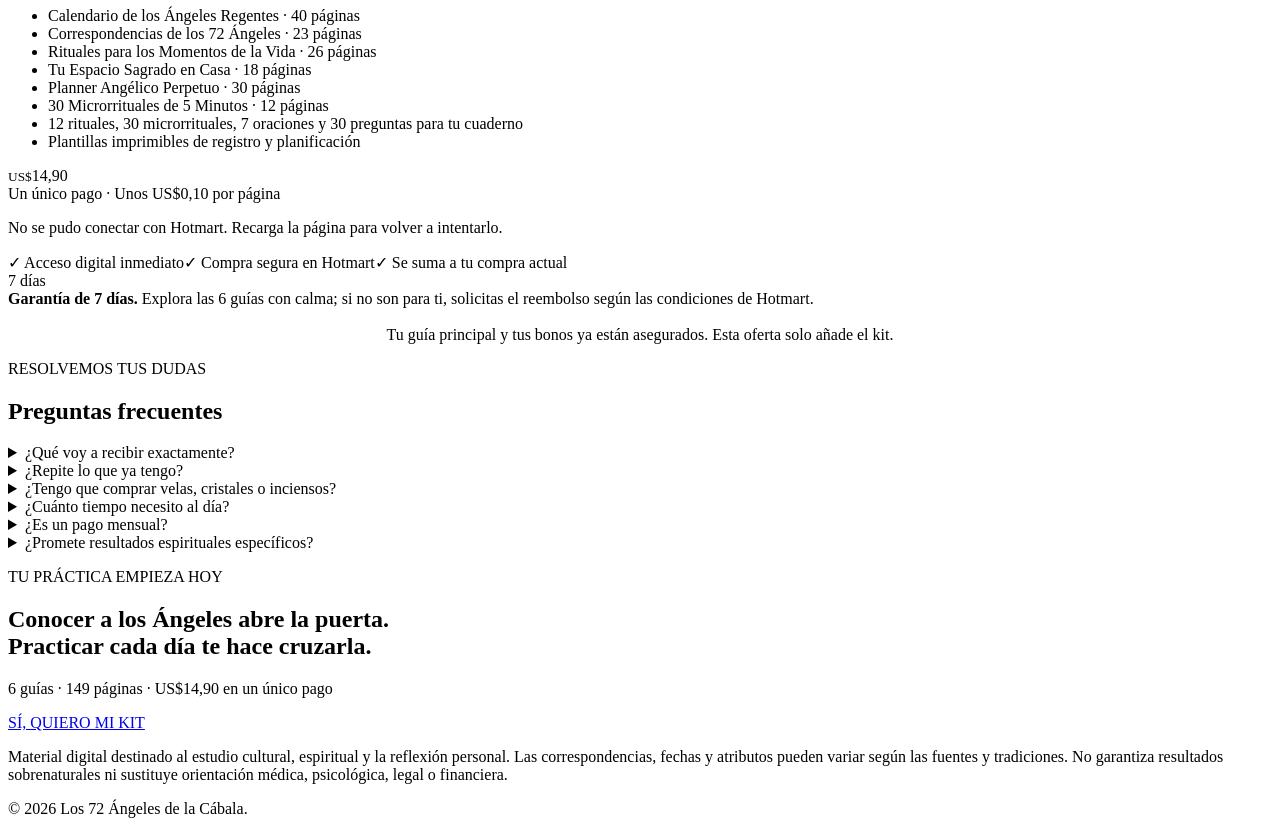
<file: src/upsell2.tpl.html>
<!doctype html>
<html lang="es">
<head>
<meta charset="utf-8">
<meta name="viewport" content="width=device-width, initial-scale=1.0">
<title>Kit de Práctica Angélica · 6 guías para vivir con los 72 Ángeles</title>
<meta name="description" content="Oferta exclusiva: Kit de Práctica Angélica con calendario de los Ángeles regentes, correspondencias, rituales, espacio sagrado, planner y microrrituales. 6 guías, 149 páginas, US$14,90.">
<meta name="robots" content="noindex">
<link rel="preload" as="image" href="/upsell2/assets/mockup.webp" fetchpriority="high">

<!-- Meta Pixel -->
<script>
!function(f,b,e,v,n,t,s){if(f.fbq)return;n=f.fbq=function(){n.callMethod?
n.callMethod.apply(n,arguments):n.queue.push(arguments)};
if(!f._fbq)f._fbq=n;n.push=n;n.loaded=!0;n.version='2.0';
n.queue=[];t=b.createElement(e);t.async=!0;
t.src=v;s=b.getElementsByTagName(e)[0];
s.parentNode.insertBefore(t,s)}(window,document,'script',
'https://connect.facebook.net/en_US/fbevents.js');
fbq('init','1791405689657118');
fbq('track','PageView');
</script>
<!-- UTMify -->
<script src="https://cdn.utmify.com.br/scripts/pixel/pixel.js" async defer></script>
<script src="https://cdn.utmify.com.br/scripts/utms/latest.js" data-utmify-prevent-xcod-sck data-utmify-prevent-subids async defer></script>

<style>
/*BASE_CSS*/
/* específicos do upsell 2 */
.hero{overflow-x:clip}
.fan{position:relative;height:320px;max-width:660px;margin:18px auto 6px}
.fan img{position:absolute;width:30%;max-width:220px;border-radius:6px;box-shadow:0 18px 40px #0d203344;border:1px solid #c9a75e55}
.fan img:nth-child(1){left:0%;top:56px;transform:rotate(-12deg)}
.fan img:nth-child(2){left:13%;top:30px;transform:rotate(-7deg);z-index:2}
.fan img:nth-child(3){left:27%;top:14px;transform:rotate(-2deg);z-index:3}
.fan img:nth-child(4){left:42%;top:14px;transform:rotate(2deg);z-index:4}
.fan img:nth-child(5){left:56%;top:30px;transform:rotate(7deg);z-index:5}
.fan img:nth-child(6){left:70%;top:56px;transform:rotate(12deg);z-index:6}
.pages-badge{display:inline-block;margin-top:6px;font-size:13px;color:var(--muted)}
.journey{display:grid;grid-template-columns:1fr auto 1fr auto 1fr;gap:14px;align-items:stretch;margin-top:30px}
.journey .card{text-align:center}
.journey .arrow{display:flex;align-items:center;color:var(--gold);font-size:26px}
.journey .card.now{border:2px solid var(--gold-2);background:var(--cream)}
.journey small{display:block;font-size:11px;letter-spacing:1.5px;font-weight:700;color:var(--gold)}
.kit{display:grid;grid-template-columns:repeat(2,1fr);gap:22px;margin-top:30px}
.kitem{display:grid;grid-template-columns:120px 1fr;gap:20px;border:1px solid var(--line);border-radius:12px;background:#fff;padding:18px;box-shadow:0 6px 22px #142d4407}
.kitem img{width:120px;border-radius:6px;box-shadow:0 8px 20px #0d203322}
.kitem small{font-size:11px;letter-spacing:1.5px;font-weight:700;color:var(--gold)}
.kitem h4{font:22px/1.2 Georgia,serif;margin:6px 0}
.kitem p{font-size:14.5px;margin:6px 0}
.kitem ul{margin:8px 0 0;padding-left:18px;font-size:14px;color:var(--muted)}
.kitem li{margin:3px 0}
.chips{display:flex;flex-wrap:wrap;gap:8px;margin-top:18px}
.chips span{background:#fff;border:1px solid var(--line);border-radius:40px;padding:7px 13px;font-size:14px}
.gallery{display:grid;grid-template-columns:repeat(4,1fr);gap:16px;margin-top:26px}
.kitem{display:flex!important;flex-direction:column;gap:12px!important}
.kitem img{width:100%!important;height:auto;aspect-ratio:1/1;object-fit:cover;border-radius:10px;box-shadow:none!important}
@media(min-width:1000px){.kit{grid-template-columns:repeat(3,1fr)!important}}
@media(max-width:900px){.kit{grid-template-columns:1fr}.gallery{grid-template-columns:repeat(2,1fr)}.journey{grid-template-columns:1fr}.journey .arrow{justify-content:center;transform:rotate(90deg)}}
@media(max-width:650px){.fan{height:230px}.fan img{width:32%}.kitem{grid-template-columns:100px 1fr;gap:14px;padding:14px}.kitem img{width:100px}}
</style>
</head>
<body>
<noscript><img height="1" width="1" style="display:none" alt="" src="https://www.facebook.com/tr?id=1791405689657118&ev=PageView&noscript=1"></noscript>

<div class="confirm">✓ <b>Tu compra fue confirmada.</b> Recibirás el acceso en tu correo.</div>

<main>
<!-- HERO -->
<section class="wrap hero">
  <p class="eyebrow">UN ÚLTIMO PASO PARA COMPLETAR TU CAMINO</p>
  <h1>Ya sabes quién es cada Ángel. Ahora <em>llévalo a tu vida</em>, un poco cada día.</h1>
  <p class="lead">El Kit de Práctica Angélica: 6 guías con el calendario de los Ángeles regentes, sus correspondencias, 12 rituales, tu espacio sagrado en casa, un planner de 12 meses y 30 microrrituales para el día a día.</p>
  <img class="hero-mockup" src="/upsell2/assets/mockup.webp" alt="Kit de Práctica Angélica: las seis guías" fetchpriority="high">
  <span class="pages-badge">6 guías · 149 páginas ilustradas · PDF imprimible</span>
  <div class="anchor"><strong>US$14,90</strong><span>Solo en esta página</span></div>
  <a class="button wide" href="#oferta">SÍ, QUIERO EMPEZAR MI PRÁCTICA</a>
  <p class="meta">Pago único · Sin mensualidades · Se añade a tu compra en Hotmart</p>
</section>

<!-- DOR -->
<section class="soft"><div class="wrap">
  <p class="eyebrow">LO QUE PASA CON CASI TODOS</p>
  <h2>Conocer a los Ángeles es el comienzo. Lo difícil es practicar.</h2>
  <div class="grid four">
    <article class="card"><h3>Lo lees, te inspira… y se olvida</h3></article>
    <article class="card"><h3>«¿Qué Ángel me acompaña hoy?»</h3></article>
    <article class="card"><h3>«¿Qué vela, qué día, cómo empiezo?»</h3></article>
    <article class="card"><h3>Los momentos importantes pasan</h3></article>
  </div>
  <p class="statement">Lo que transforma no es saber más. <em>Es practicar un poco cada día.</em></p>
</div></section>

<!-- TRANSFORMAÇÃO -->
<section class="navy"><div class="wrap change">
  <div>
    <p class="eyebrow">LO QUE CAMBIA CON TU KIT</p>
    <h2>De la información a la práctica.</h2>
    <p>Con el kit, cada día tiene un Ángel, cada práctica tiene una forma y cada momento importante tiene un ritual. Todo está escrito paso a paso, para que no tengas que improvisar.</p>
  </div>
  <ul class="checks">
    <li><b>Siempre sabes qué Ángel te acompaña:</b> el calendario te lo dice cada cinco días</li>
    <li><b>Cada práctica tiene forma:</b> color de vela, día, aroma y cristal para cada Ángel</li>
    <li><b>Los momentos importantes se vuelven rituales:</b> cumpleaños, Año Nuevo, mudanzas y más</li>
    <li><b>Planificas tu año</b> mes a mes con los Ángeles regentes y tus hábitos</li>
    <li><b>Practicas en cinco minutos:</b> 30 microrrituales para cualquier momento del día</li>
  </ul>
</div></section>

<!-- O KIT -->
<section class="wrap" id="kit">
  <p class="eyebrow">TODO LO QUE VAS A RECIBIR</p>
  <h2>6 guías que trabajan juntas.</h2>
  <div class="kit">
    <article class="kitem"><img src="/upsell2/assets/guia-1.webp" width="900" height="900" loading="lazy" alt="Portada del Calendario de los Ángeles Regentes"><div><small>GUÍA 1 · 40 PÁGINAS</small><h4>Calendario de los Ángeles Regentes</h4><p>Qué Ángel rige cada período del año y cómo acompañarlo.</p></div></article>
    <article class="kitem"><img src="/upsell2/assets/guia-2.webp" width="900" height="900" loading="lazy" alt="Portada de Correspondencias de los 72 Ángeles"><div><small>GUÍA 2 · 23 PÁGINAS</small><h4>Correspondencias de los 72 Ángeles</h4><p>El color, el día, el aroma, el cristal y la flor de cada Ángel.</p></div></article>
    <article class="kitem"><img src="/upsell2/assets/guia-3.webp" width="900" height="900" loading="lazy" alt="Portada de Rituales para los Momentos de la Vida"><div><small>GUÍA 3 · 26 PÁGINAS</small><h4>Rituales para los Momentos de la Vida</h4><p>Doce rituales completos, con palabras escritas para cada uno.</p></div></article>
    <article class="kitem"><img src="/upsell2/assets/guia-4.webp" width="900" height="900" loading="lazy" alt="Portada de Tu Espacio Sagrado en Casa"><div><small>GUÍA 4 · 18 PÁGINAS</small><h4>Tu Espacio Sagrado en Casa</h4><p>Cómo crear tu rincón de oración y sostener la práctica.</p></div></article>
    <article class="kitem"><img src="/upsell2/assets/guia-5.webp" width="900" height="900" loading="lazy" alt="Portada del Planner Angélico Perpetuo"><div><small>GUÍA 5 · 30 PÁGINAS</small><h4>Planner Angélico Perpetuo</h4><p>Doce meses para planificar tu año con los Ángeles. Sirve para cualquier año.</p></div></article>
    <article class="kitem"><img src="/upsell2/assets/guia-6.webp" width="900" height="900" loading="lazy" alt="Portada de 30 Microrrituales de 5 Minutos"><div><small>GUÍA 6 · 12 PÁGINAS</small><h4>30 Microrrituales de 5 Minutos</h4><p>Gestos breves para vivir con los Ángeles en medio del día.</p></div></article>
  </div>
</section>



<!-- OFERTA -->
<section class="soft" id="oferta"><div class="wrap">
  <p class="eyebrow" style="text-align:center">TU KIT COMPLETO</p>
  <h2 style="text-align:center">Añade el Kit de Práctica Angélica a tu compra.</h2>
  <div class="offer">
    <div class="ribbon">OFERTA EXCLUSIVA DE ESTA PÁGINA</div>
    <h3>Kit de Práctica Angélica</h3>
    <ul class="stack">
      <li>Calendario de los Ángeles Regentes · 40 páginas</li>
      <li>Correspondencias de los 72 Ángeles · 23 páginas</li>
      <li>Rituales para los Momentos de la Vida · 26 páginas</li>
      <li>Tu Espacio Sagrado en Casa · 18 páginas</li>
      <li>Planner Angélico Perpetuo · 30 páginas</li>
      <li>30 Microrrituales de 5 Minutos · 12 páginas</li>
      <li>12 rituales, 30 microrrituales, 7 oraciones y 30 preguntas para tu cuaderno</li>
      <li>Plantillas imprimibles de registro y planificación</li>
    </ul>
    <div class="price-box">
      <div class="price"><small>US$</small>14,90</div>
      <span class="tag">Un único pago · Unos US$0,10 por página</span>
    </div>
    <div id="hotmart-sales-funnel"></div>
    <p class="widget-status" id="widget-status" role="status">Cargando tu oferta en Hotmart…</p>
    <div class="trust"><span>✓ Acceso digital inmediato</span><span>✓ Compra segura en Hotmart</span><span>✓ Se suma a tu compra actual</span></div>
    <div class="guarantee"><span class="seal">7 días</span><div><strong>Garantía de 7 días.</strong> Explora las 6 guías con calma; si no son para ti, solicitas el reembolso según las condiciones de Hotmart.</div></div>
  </div>
  <p class="meta" style="text-align:center;margin-top:18px">Tu guía principal y tus bonos ya están asegurados. Esta oferta solo añade el kit.</p>
</div></section>

<!-- FAQ -->
<section class="wrap faq">
  <p class="eyebrow">RESOLVEMOS TUS DUDAS</p>
  <h2>Preguntas frecuentes</h2>
  <details><summary>¿Qué voy a recibir exactamente?</summary><p>Seis guías en PDF, con 149 páginas en total: Calendario de los Ángeles Regentes, Correspondencias de los 72 Ángeles, Rituales para los Momentos de la Vida, Tu Espacio Sagrado en Casa, Planner Angélico Perpetuo y 30 Microrrituales de 5 Minutos.</p></details>
  <details><summary>¿Repite lo que ya tengo?</summary><p>No. Tu guía principal te presenta a cada Ángel. El kit se dedica a la práctica: en qué período del año está cada uno, qué elementos usar, qué rituales hacer, cómo preparar tu espacio y cómo planificar tu año.</p></details>
  <details><summary>¿Tengo que comprar velas, cristales o inciensos?</summary><p>No. Todo es opcional y el kit incluye alternativas para practicar con lo que ya tienes en casa. Una vela blanca y un vaso de agua son suficientes para empezar.</p></details>
  <details><summary>¿Cuánto tiempo necesito al día?</summary><p>Entre cinco y diez minutos. Tienes una rutina diaria guiada de diez minutos y 30 microrrituales de cinco minutos para los días con poco tiempo.</p></details>
  <details><summary>¿Es un pago mensual?</summary><p>No. Son US$14,90 en un único pago, sin mensualidades.</p></details>
  <details><summary>¿Promete resultados espirituales específicos?</summary><p>No. Las prácticas del kit son simbólicas y reflexivas, y no garantizan acontecimientos ni resultados concretos. Las velas deben usarse siempre con precaución.</p></details>
</section>

<!-- FECHAMENTO -->
<section class="navy closing"><div class="wrap">
  <p class="eyebrow">TU PRÁCTICA EMPIEZA HOY</p>
  <h2>Conocer a los Ángeles abre la puerta.<br>Practicar cada día te hace cruzarla.</h2>
  <p>6 guías · 149 páginas · US$14,90 en un único pago</p>
  <a class="button" href="#oferta" style="margin-top:12px">SÍ, QUIERO MI KIT</a>
</div></section>
</main>

<footer>
  <p>Material digital destinado al estudio cultural, espiritual y la reflexión personal. Las correspondencias, fechas y atributos pueden variar según las fuentes y tradiciones. No garantiza resultados sobrenaturales ni sustituye orientación médica, psicológica, legal o financiera.</p>
  <p>© 2026 Los 72 Ángeles de la Cábala.</p>
</footer>


<script>
(function(){

  // Widget de upsell da Hotmart
  var widget=document.getElementById('hotmart-sales-funnel'),status=document.getElementById('widget-status'),mounted=false;
  function mount(){if(mounted||!window.checkoutElements)return;try{window.checkoutElements.init('salesFunnel').mount('#hotmart-sales-funnel');mounted=true}catch(e){status.textContent='No se pudo cargar la oferta. Intenta recargar esta página desde tu compra.'}}
  var sc=document.createElement('script');sc.src='https://checkout.hotmart.com/lib/hotmart-checkout-elements.js';sc.async=true;sc.onload=mount;
  sc.onerror=function(){status.textContent='No se pudo conectar con Hotmart. Recarga la página para volver a intentarlo.'};
  document.body.appendChild(sc);
  new MutationObserver(function(){if(widget.children.length)status.hidden=true}).observe(widget,{childList:true});
  setTimeout(function(){if(!widget.children.length)status.textContent='Esta oferta se activa al llegar desde tu compra en Hotmart. Si ya compraste, vuelve al enlace de continuación de tu compra.'},12000);
})();
</script>
</body>
</html>
</file>
